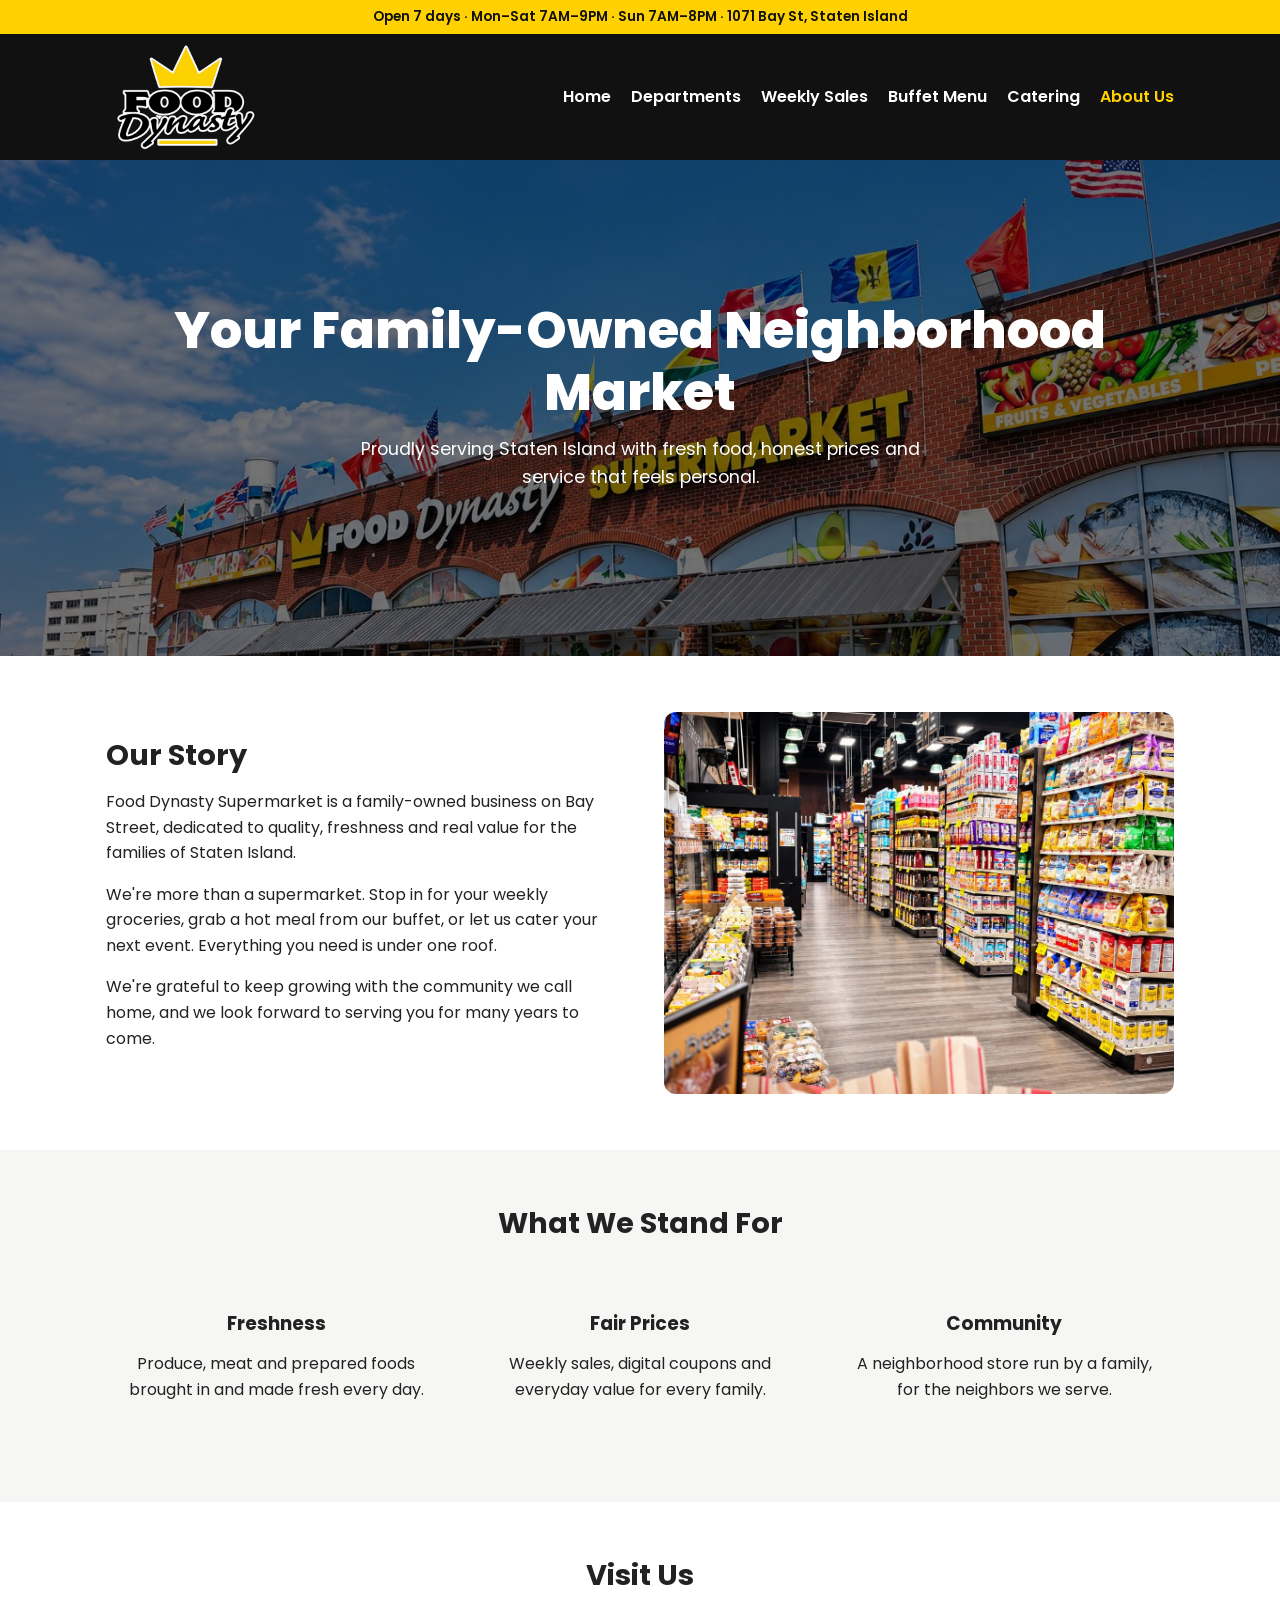
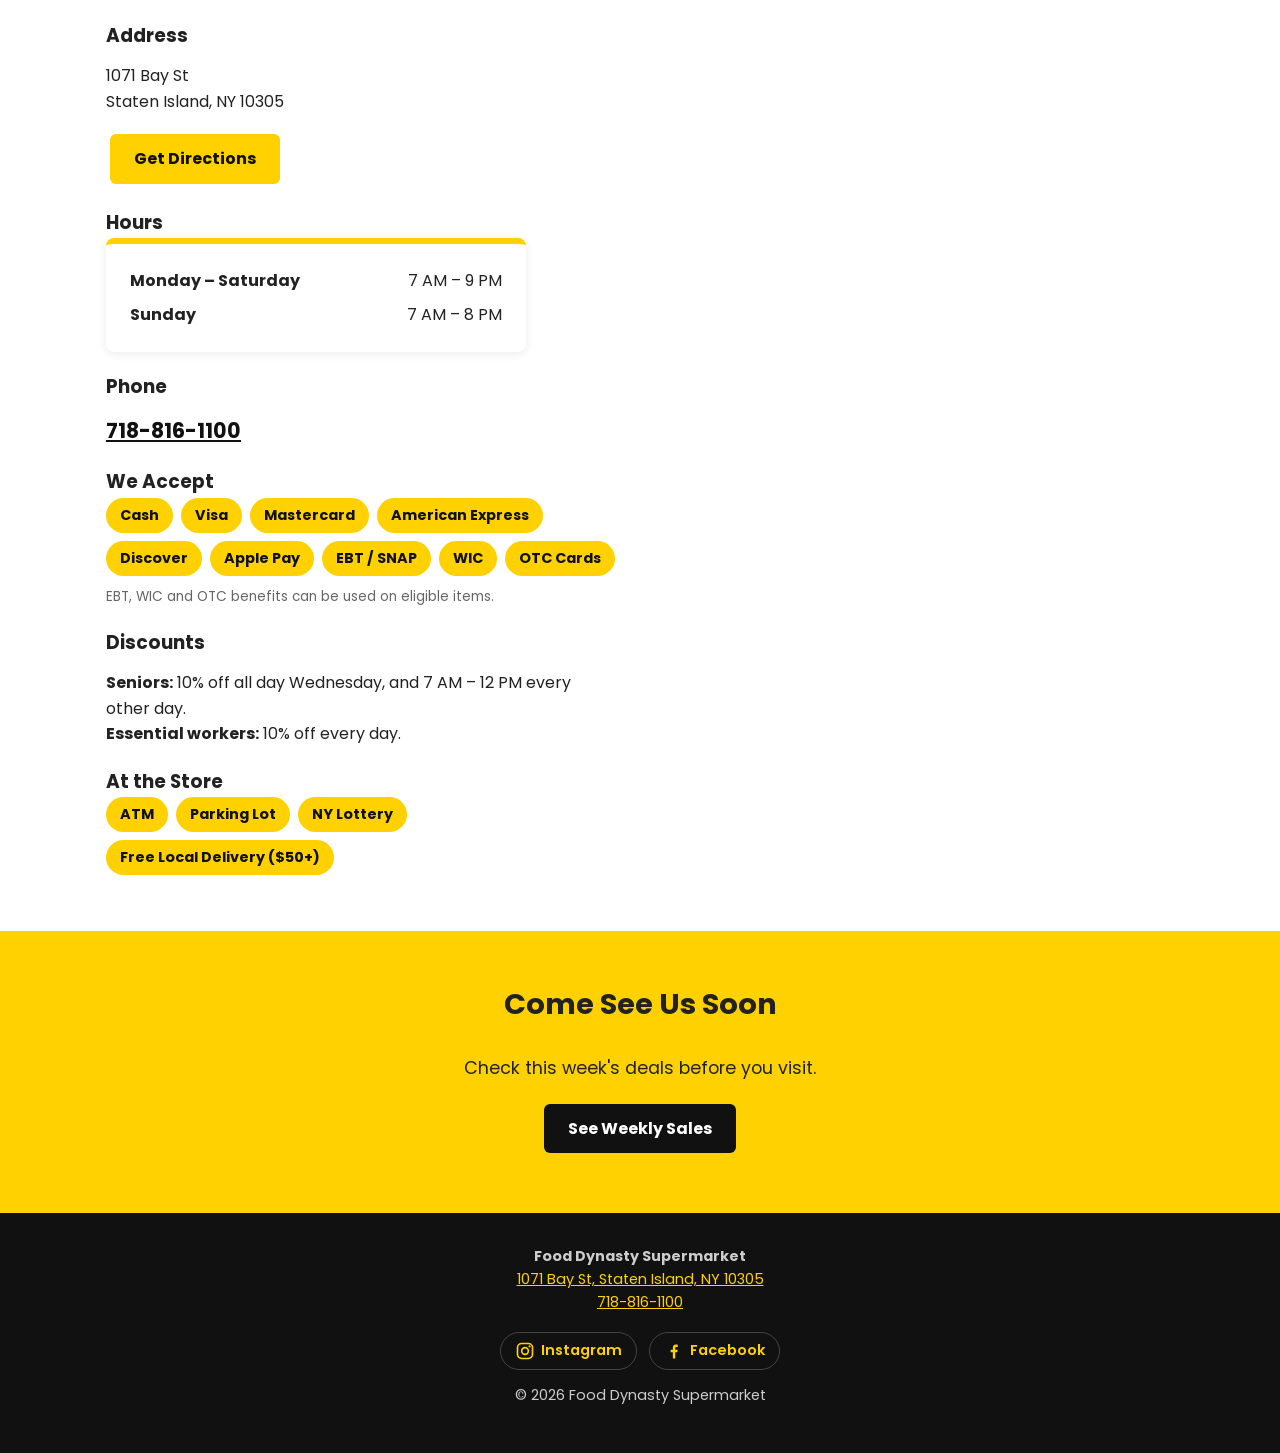
<file: about.html>
<!DOCTYPE html>
<!-- TODO: add store history details (year opened, family story) -->
<html lang="en">

<head>
  <meta charset="UTF-8">
  <meta name="viewport" content="width=device-width, initial-scale=1.0">
  <title>About Us | Food Dynasty Supermarket, Staten Island</title>
  <meta name="description" content="Food Dynasty is a family-owned supermarket on Bay Street in Staten Island, offering fresh groceries, a daily hot buffet and catering. Find our hours, address and phone number.">
  <link rel="icon" type="image/png" sizes="32x32" href="images/favicon-32.png">
  <link rel="icon" type="image/png" sizes="192x192" href="images/favicon-192.png">
  <link rel="apple-touch-icon" href="images/apple-touch-icon.png">
  <!-- Link previews when the page is shared (texts, Facebook, WhatsApp...) -->
  <meta property="og:type" content="website">
  <meta property="og:site_name" content="Food Dynasty Supermarket">
  <meta property="og:title" content="About Us | Food Dynasty Supermarket, Staten Island">
  <meta property="og:description" content="Food Dynasty is a family-owned supermarket on Bay Street in Staten Island, offering fresh groceries, a daily hot buffet and catering. Find our hours, address and phone number.">
  <meta property="og:url" content="https://fooddynastymarket.com/about">
  <meta property="og:image" content="https://fooddynastymarket.com/images/share-preview.jpg">
  <meta property="og:image:width" content="1200">
  <meta property="og:image:height" content="630">
  <meta property="og:image:alt" content="Food Dynasty Supermarket logo">
  <meta name="twitter:card" content="summary_large_image">
  <link rel="preconnect" href="https://fonts.googleapis.com">
  <link rel="preconnect" href="https://fonts.gstatic.com" crossorigin>
  <link rel="stylesheet" href="https://fonts.googleapis.com/css2?family=Poppins:wght@400;600;700;800&display=swap">
  <link rel="stylesheet" href="css/styles.css?v=20261116j">
  <script src="js/animate.js?v=20261116j" defer></script>
  <script src="js/flyers.js?v=20261116j" defer></script>
</head>

<body>

  <div class="top-bar">
    Open 7 days · Mon–Sat 7AM–9PM · Sun 7AM–8PM · 1071 Bay St, Staten Island
  </div>

  <header class="site-header">
    <div class="container">
      <a href="index.html">
        <img class="logo" src="images/logo.png" alt="Food Dynasty home">
      </a>
      <nav class="main-nav" aria-label="Main menu">
        <ul>
          <li><a href="index.html">Home</a></li>
          <li><a href="departments.html">Departments</a></li>
          <li><a href="sales.html">Weekly Sales</a></li>
          <li><a href="buffet.html">Buffet Menu</a></li>
          <li><a href="catering.html">Catering</a></li>
          <li><a href="about.html" aria-current="page">About Us</a></li>
        </ul>
      </nav>
    </div>
  </header>

  <main>

    <section class="hero">
      <div class="container">
        <h1>Your Family-Owned Neighborhood Market</h1>
        <p>Proudly serving Staten Island with fresh food, honest prices and service that feels personal.</p>
      </div>
    </section>

    <!-- Our story -->
    <section class="section">
      <div class="container">
        <div class="split">
          <div class="split-text">
            <h2>Our Story</h2>
            <p>Food Dynasty Supermarket is a family-owned business on Bay Street, dedicated to quality, freshness and real value for the families of Staten Island.</p>
            <p>We're more than a supermarket. Stop in for your weekly groceries, grab a hot meal from our buffet, or let us cater your next event. Everything you need is under one roof.</p>
            <p>We're grateful to keep growing with the community we call home, and we look forward to serving you for many years to come.</p>
          </div>
          <img class="split-img" src="images/store-aisles.jpg" alt="Bright, well-stocked aisles inside Food Dynasty">
        </div>
      </div>
    </section>

    <!-- What we stand for -->
    <section class="section section-alt">
      <div class="container">
        <h2>What We Stand For</h2>
        <div class="grid-3">
          <article class="save-card">
            <h3>Freshness</h3>
            <p>Produce, meat and prepared foods brought in and made fresh every day.</p>
          </article>
          <article class="save-card">
            <h3>Fair Prices</h3>
            <p>Weekly sales, digital coupons and everyday value for every family.</p>
          </article>
          <article class="save-card">
            <h3>Community</h3>
            <p>A neighborhood store run by a family, for the neighbors we serve.</p>
          </article>
        </div>
      </div>
    </section>

    <!-- Visit us -->
    <section class="section" id="visit">
      <div class="container">
        <h2>Visit Us</h2>
        <div class="split">
          <div class="split-text">
            <h3>Address</h3>
            <p>1071 Bay St<br>Staten Island, NY 10305</p>
            <p><a class="button" href="https://maps.app.goo.gl/Aq28j9NJWY8t7ovy7">Get Directions</a></p>

            <h3>Hours</h3>
            <div class="hours hours-left">
              <p><strong>Monday – Saturday</strong> <span>7 AM – 9 PM</span></p>
              <p><strong>Sunday</strong> <span>7 AM – 8 PM</span></p>
            </div>

            <h3>Phone</h3>
            <p><a class="phone-link" href="tel:+17188161100">718-816-1100</a></p>

            <h3>We Accept</h3>
            <ul class="pay-list pay-list-left">
              <li>Cash</li>
              <li>Visa</li>
              <li>Mastercard</li>
              <li>American Express</li>
              <li>Discover</li>
              <li>Apple Pay</li>
              <li>EBT / SNAP</li>
              <li>WIC</li>
              <li>OTC Cards</li>
            </ul>
            <p class="pay-note pay-note-left">EBT, WIC and OTC benefits can be used on eligible items.</p>

            <h3>Discounts</h3>
            <p><strong>Seniors:</strong> 10% off all day Wednesday, and 7 AM – 12 PM every other day.<br>
               <strong>Essential workers:</strong> 10% off every day.</p>

            <h3>At the Store</h3>
            <ul class="pay-list pay-list-left">
              <li>ATM</li>
              <li>Parking Lot</li>
              <li>NY Lottery</li>
              <li>Free Local Delivery ($50+)</li>
            </ul>
          </div>

          <iframe class="map"
            src="https://www.google.com/maps/embed?pb=!1m18!1m12!1m3!1d3028.5631972431424!2d-74.07260380321041!3d40.61746!2m3!1f0!2f0!3f0!3m2!1i1024!2i768!4f13.1!3m3!1m2!1s0x89c24f002907fb95%3A0xbe48daacf2063f29!2sFood%20Dynasty%20Supermarkets!5e0!3m2!1sen!2sus!4v1794886177864!5m2!1sen!2sus"
            title="Map showing Food Dynasty Supermarket at 1071 Bay St, Staten Island"
            allowfullscreen
            loading="lazy"
            referrerpolicy="strict-origin-when-cross-origin"></iframe>
        </div>
      </div>
    </section>

    <section class="section catering">
      <div class="container">
        <h2>Come See Us Soon</h2>
        <p>Check this week's deals before you visit.</p>
        <a class="button" href="sales.html">See Weekly Sales</a>
      </div>
    </section>

  </main>

  <footer class="site-footer">
    <div class="container">
      <address>
        <strong>Food Dynasty Supermarket</strong><br>
        <a href="https://maps.app.goo.gl/Aq28j9NJWY8t7ovy7">1071 Bay St, Staten Island, NY 10305</a><br>
        <a href="tel:+17188161100">718-816-1100</a>
      </address>
      <p class="social">
        <a href="https://www.instagram.com/fooddynasty_statenisland/" target="_blank" rel="noopener">
          <svg viewBox="0 0 24 24" width="20" height="20" aria-hidden="true"><rect x="3" y="3" width="18" height="18" rx="5" fill="none" stroke="currentColor" stroke-width="2"/><circle cx="12" cy="12" r="4" fill="none" stroke="currentColor" stroke-width="2"/><circle cx="17.5" cy="6.5" r="1.3" fill="currentColor"/></svg>
          Instagram
        </a>
        <a href="https://www.facebook.com/profile.php?id=61573029486640" target="_blank" rel="noopener">
          <svg viewBox="0 0 24 24" width="20" height="20" aria-hidden="true"><path fill="currentColor" d="M13.5 21v-7.5h2.5l.4-3h-2.9V8.6c0-.9.3-1.5 1.5-1.5h1.5V4.4c-.3 0-1.2-.1-2.2-.1-2.2 0-3.7 1.3-3.7 3.8v2.4H8v3h2.6V21h2.9z"/></svg>
          Facebook
        </a>
      </p>
      <p>&copy; 2026 Food Dynasty Supermarket</p>
    </div>
  </footer>

</body>
</html>
</file>
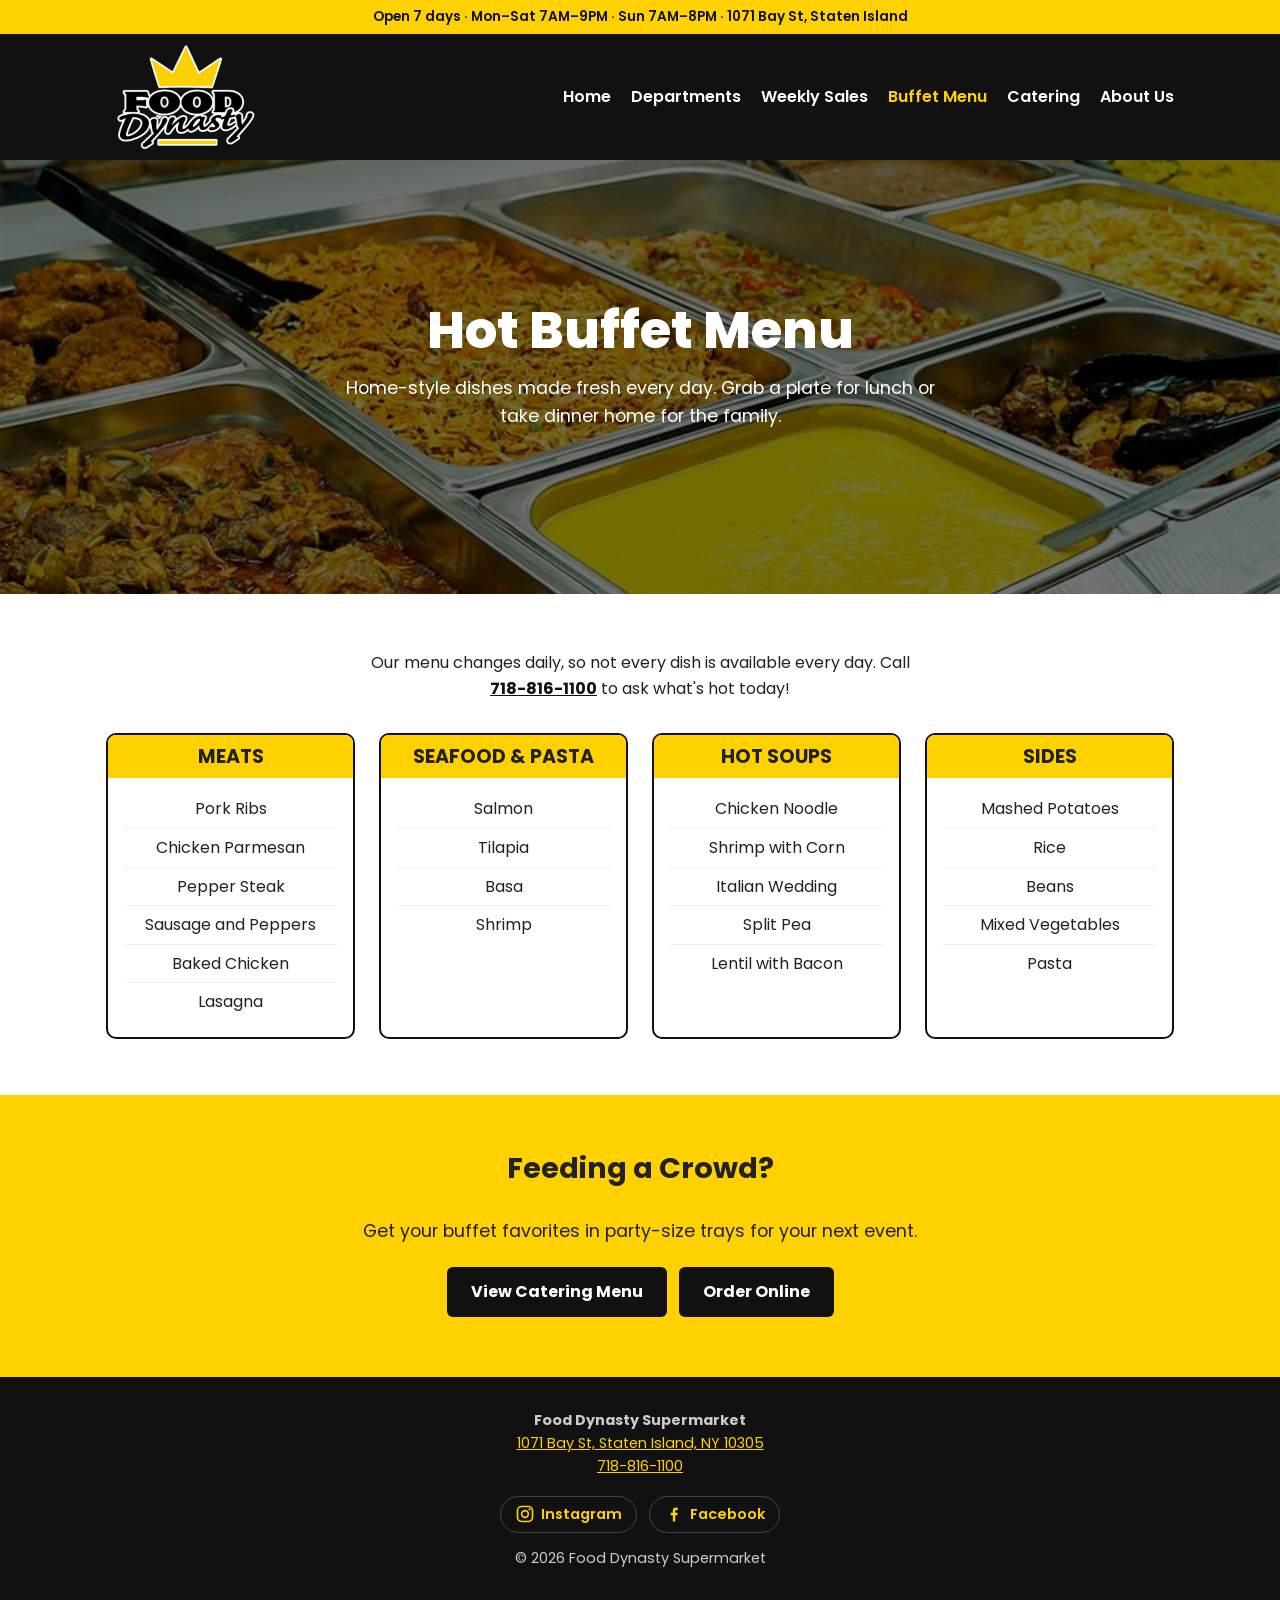
<file: buffet.html>
<!DOCTYPE html>
<html lang="en">

<head>
  <meta charset="UTF-8">
  <meta name="viewport" content="width=device-width, initial-scale=1.0">
  <title>Hot Buffet Menu | Food Dynasty Supermarket, Staten Island</title>
  <meta name="description" content="Hot buffet made fresh daily at Food Dynasty Supermarket on Bay St, Staten Island: ribs, chicken parm, salmon, homemade soups, sides and more.">
  <link rel="icon" type="image/png" sizes="32x32" href="images/favicon-32.png">
  <link rel="icon" type="image/png" sizes="192x192" href="images/favicon-192.png">
  <link rel="apple-touch-icon" href="images/apple-touch-icon.png">
  <!-- Link previews when the page is shared (texts, Facebook, WhatsApp...) -->
  <meta property="og:type" content="website">
  <meta property="og:site_name" content="Food Dynasty Supermarket">
  <meta property="og:title" content="Hot Buffet Menu | Food Dynasty Supermarket, Staten Island">
  <meta property="og:description" content="Hot buffet made fresh daily at Food Dynasty Supermarket on Bay St, Staten Island: ribs, chicken parm, salmon, homemade soups, sides and more.">
  <meta property="og:url" content="https://fooddynastymarket.com/buffet">
  <meta property="og:image" content="https://fooddynastymarket.com/images/share-preview.jpg">
  <meta property="og:image:width" content="1200">
  <meta property="og:image:height" content="630">
  <meta property="og:image:alt" content="Food Dynasty Supermarket logo">
  <meta name="twitter:card" content="summary_large_image">
  <link rel="preconnect" href="https://fonts.googleapis.com">
  <link rel="preconnect" href="https://fonts.gstatic.com" crossorigin>
  <link rel="stylesheet" href="https://fonts.googleapis.com/css2?family=Poppins:wght@400;600;700;800&display=swap">
  <link rel="stylesheet" href="css/styles.css?v=20261116j">
  <script src="js/animate.js?v=20261116j" defer></script>
  <script src="js/flyers.js?v=20261116j" defer></script>
</head>

<body>

  <div class="top-bar">
    Open 7 days · Mon–Sat 7AM–9PM · Sun 7AM–8PM · 1071 Bay St, Staten Island
  </div>

  <header class="site-header">
    <div class="container">
      <a href="index.html">
        <img class="logo" src="images/logo.png" alt="Food Dynasty home">
      </a>

      <nav class="main-nav" aria-label="Main menu">
        <ul>
          <li><a href="index.html">Home</a></li>
          <li><a href="departments.html">Departments</a></li>
          <li><a href="sales.html">Weekly Sales</a></li>
          <li><a href="buffet.html" aria-current="page">Buffet Menu</a></li>
          <li><a href="catering.html">Catering</a></li>
          <li><a href="about.html">About Us</a></li>
        </ul>
      </nav>
    </div>
  </header>

  <main>

    <!-- Hero -->
    <section class="hero hero-buffet">
      <div class="container">
        <h1>Hot Buffet Menu</h1>
        <p>Home-style dishes made fresh every day. Grab a plate for lunch or take dinner home for the family.</p>
      </div>
    </section>

    <section class="section">
      <div class="container">

        <p class="menu-note">Our menu changes daily, so not every dish is available every day. Call <a href="tel:+17188161100">718-816-1100</a> to ask what's hot today!</p>

        <div class="card-grid">

          <article class="menu-card">
            <h2>Meats</h2>
            <ul>
              <li>Pork Ribs</li>
              <li>Chicken Parmesan</li>
              <li>Pepper Steak</li>
              <li>Sausage and Peppers</li>
              <li>Baked Chicken</li>
              <li>Lasagna</li>
            </ul>
          </article>

          <article class="menu-card">
            <h2>Seafood &amp; Pasta</h2>
            <ul>
              <li>Salmon</li>
              <li>Tilapia</li>
              <li>Basa</li>
              <li>Shrimp</li>
            </ul>
          </article>

          <article class="menu-card">
            <h2>Hot Soups</h2>
            <ul>
              <li>Chicken Noodle</li>
              <li>Shrimp with Corn</li>
              <li>Italian Wedding</li>
              <li>Split Pea</li>
              <li>Lentil with Bacon</li>
            </ul>
          </article>

          <article class="menu-card">
            <h2>Sides</h2>
            <ul>
              <li>Mashed Potatoes</li>
              <li>Rice</li>
              <li>Beans</li>
              <li>Mixed Vegetables</li>
              <li>Pasta</li>
            </ul>
          </article>

        </div>
      </div>
    </section>

    <section class="section catering">
      <div class="container">
        <h2>Feeding a Crowd?</h2>
        <p>Get your buffet favorites in party-size trays for your next event.</p>
        <a class="button" href="catering.html">View Catering Menu</a>
        <a class="button" href="order.html">Order Online</a>
      </div>
    </section>

  </main>

  <footer class="site-footer">
    <div class="container">
      <address>
        <strong>Food Dynasty Supermarket</strong><br>
        <a href="https://maps.app.goo.gl/Aq28j9NJWY8t7ovy7">1071 Bay St, Staten Island, NY 10305</a><br>
        <a href="tel:+17188161100">718-816-1100</a>
      </address>
      <p class="social">
        <a href="https://www.instagram.com/fooddynasty_statenisland/" target="_blank" rel="noopener">
          <svg viewBox="0 0 24 24" width="20" height="20" aria-hidden="true"><rect x="3" y="3" width="18" height="18" rx="5" fill="none" stroke="currentColor" stroke-width="2"/><circle cx="12" cy="12" r="4" fill="none" stroke="currentColor" stroke-width="2"/><circle cx="17.5" cy="6.5" r="1.3" fill="currentColor"/></svg>
          Instagram
        </a>
        <a href="https://www.facebook.com/profile.php?id=61573029486640" target="_blank" rel="noopener">
          <svg viewBox="0 0 24 24" width="20" height="20" aria-hidden="true"><path fill="currentColor" d="M13.5 21v-7.5h2.5l.4-3h-2.9V8.6c0-.9.3-1.5 1.5-1.5h1.5V4.4c-.3 0-1.2-.1-2.2-.1-2.2 0-3.7 1.3-3.7 3.8v2.4H8v3h2.6V21h2.9z"/></svg>
          Facebook
        </a>
      </p>
      <p>&copy; 2026 Food Dynasty Supermarket</p>
    </div>
  </footer>

</body>
</html>
</file>
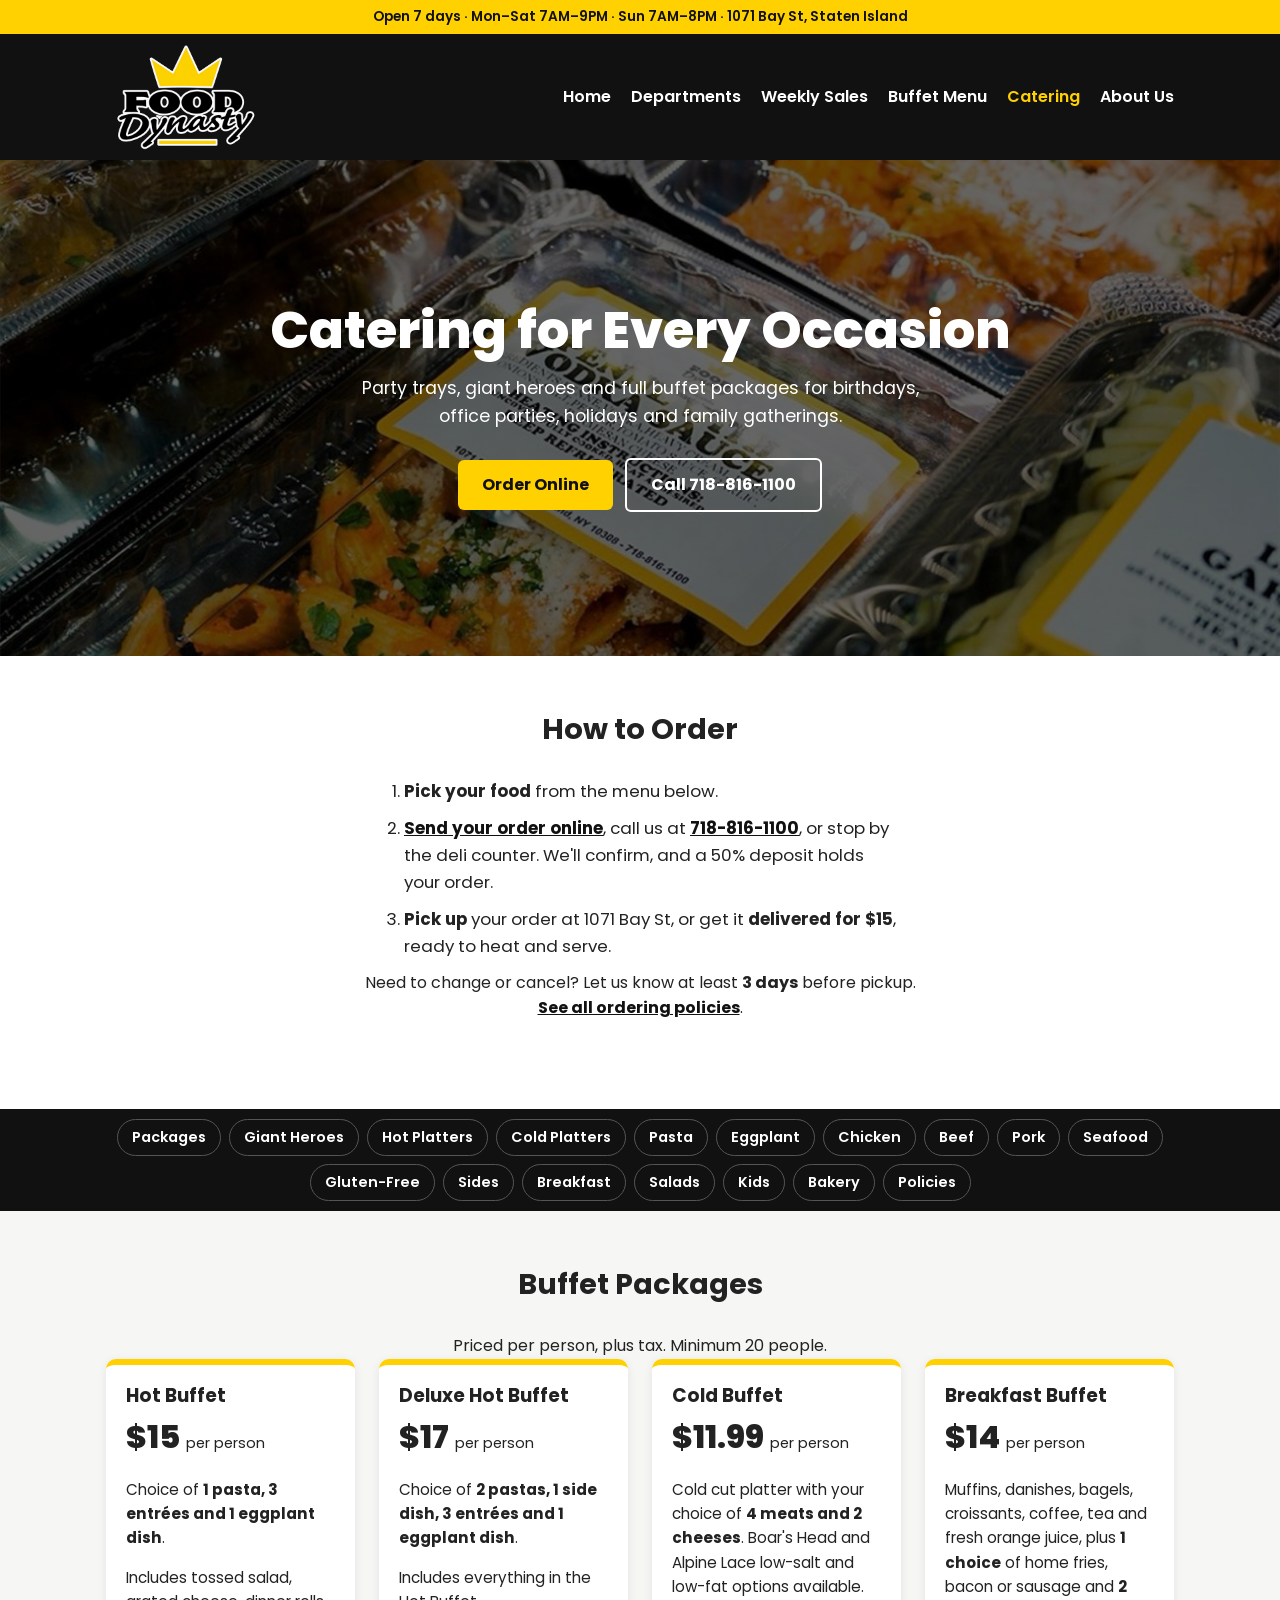
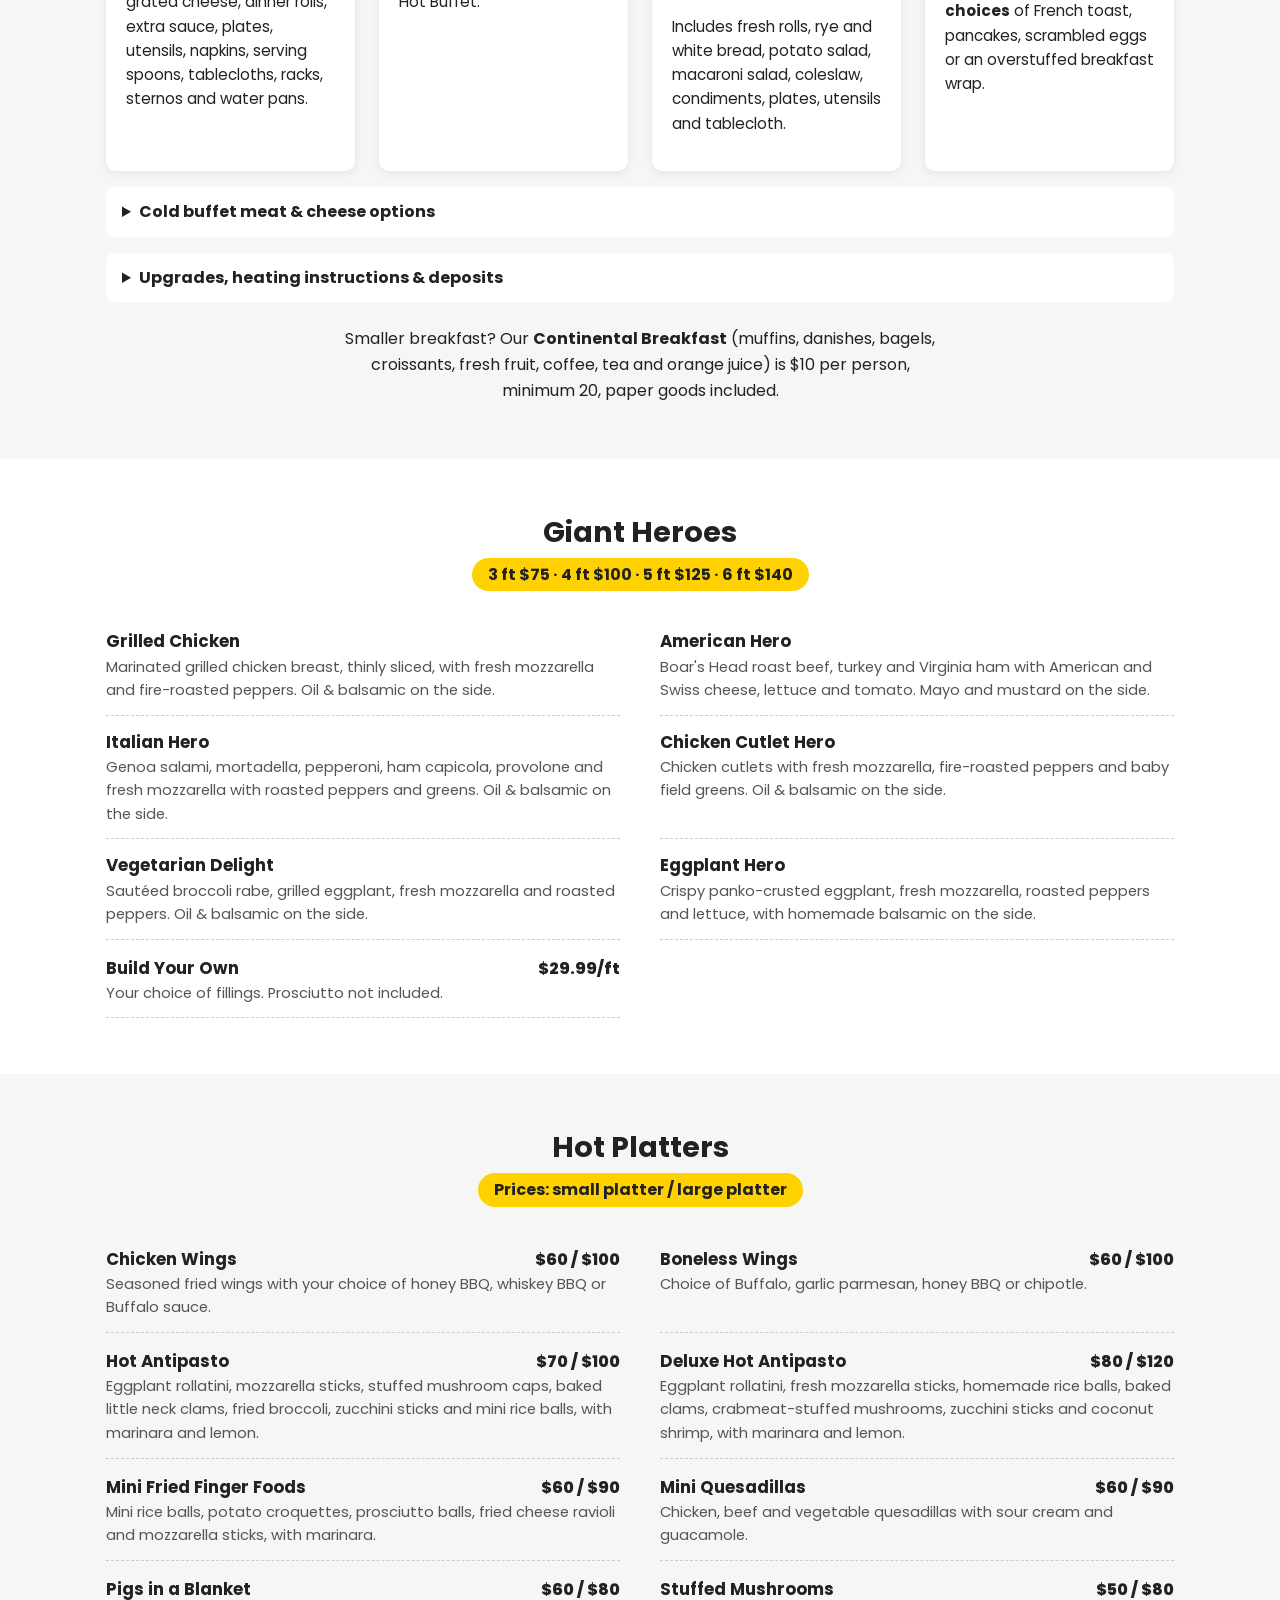
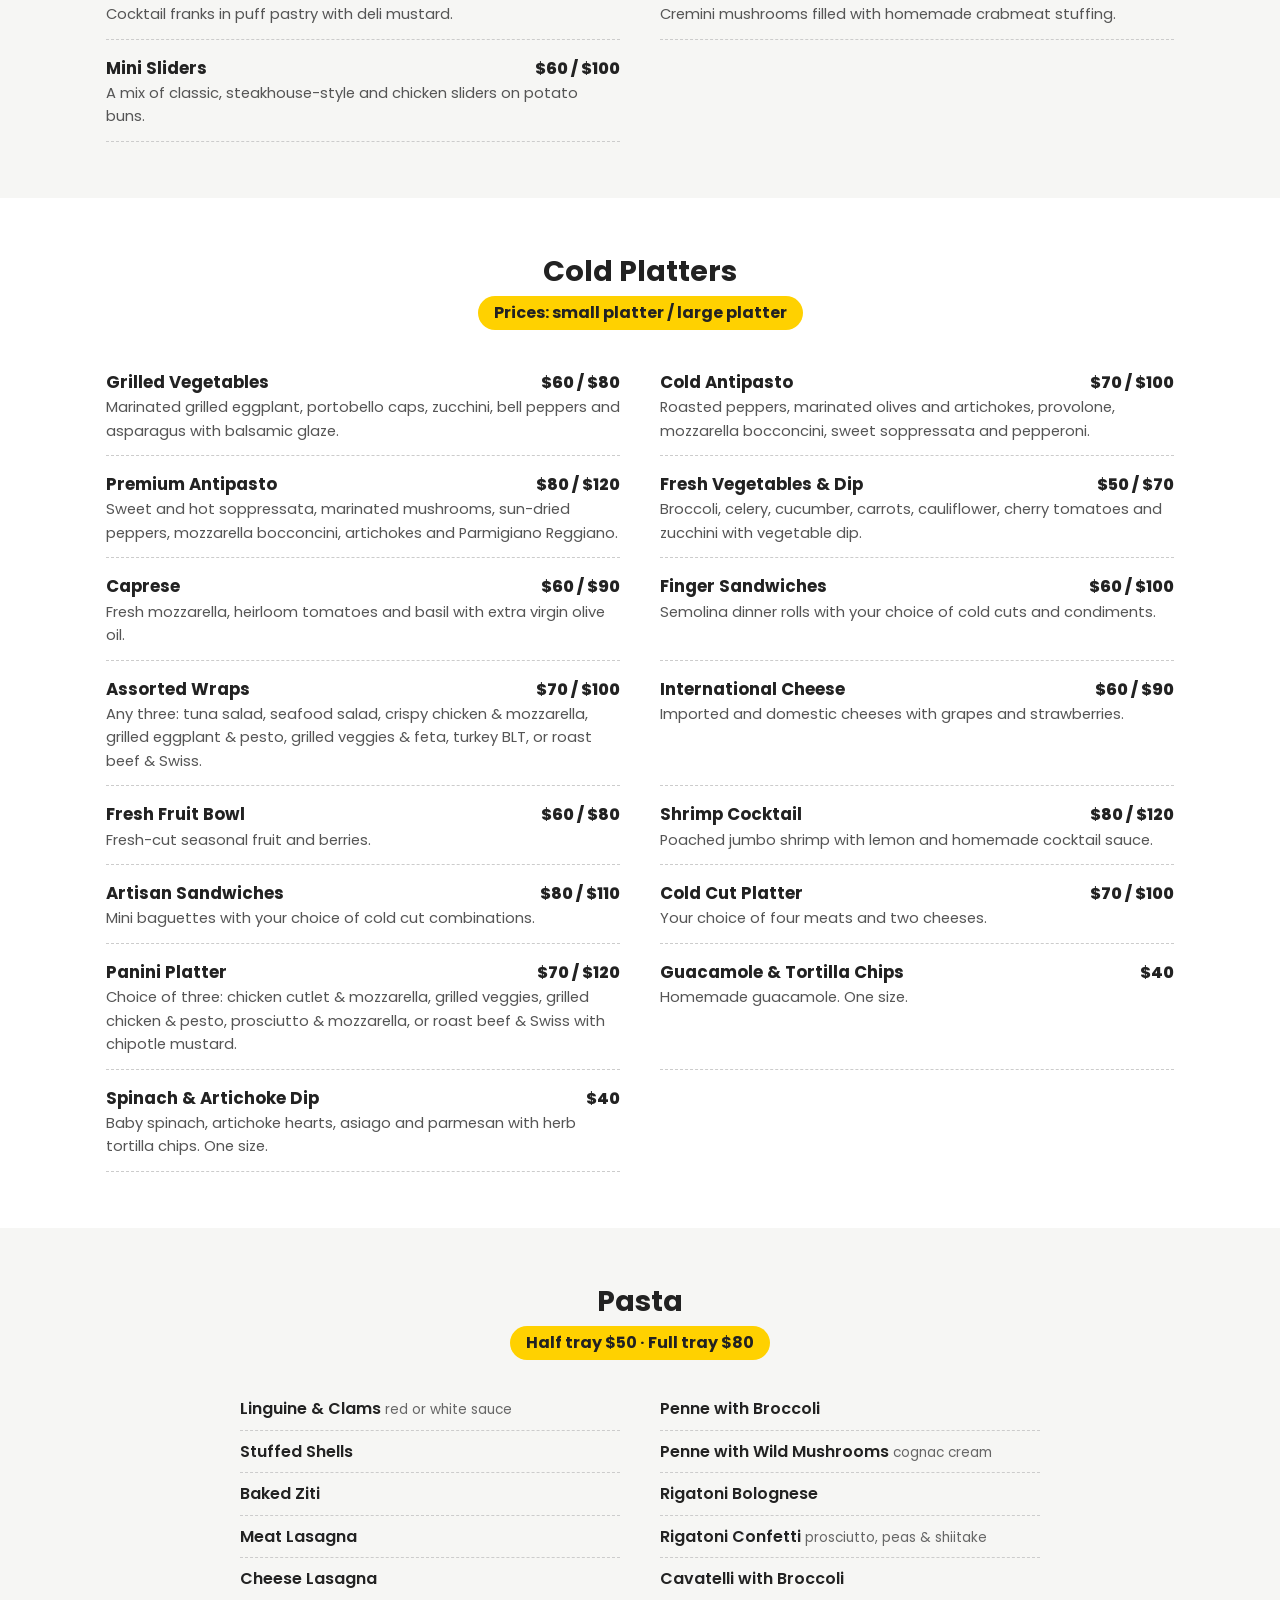
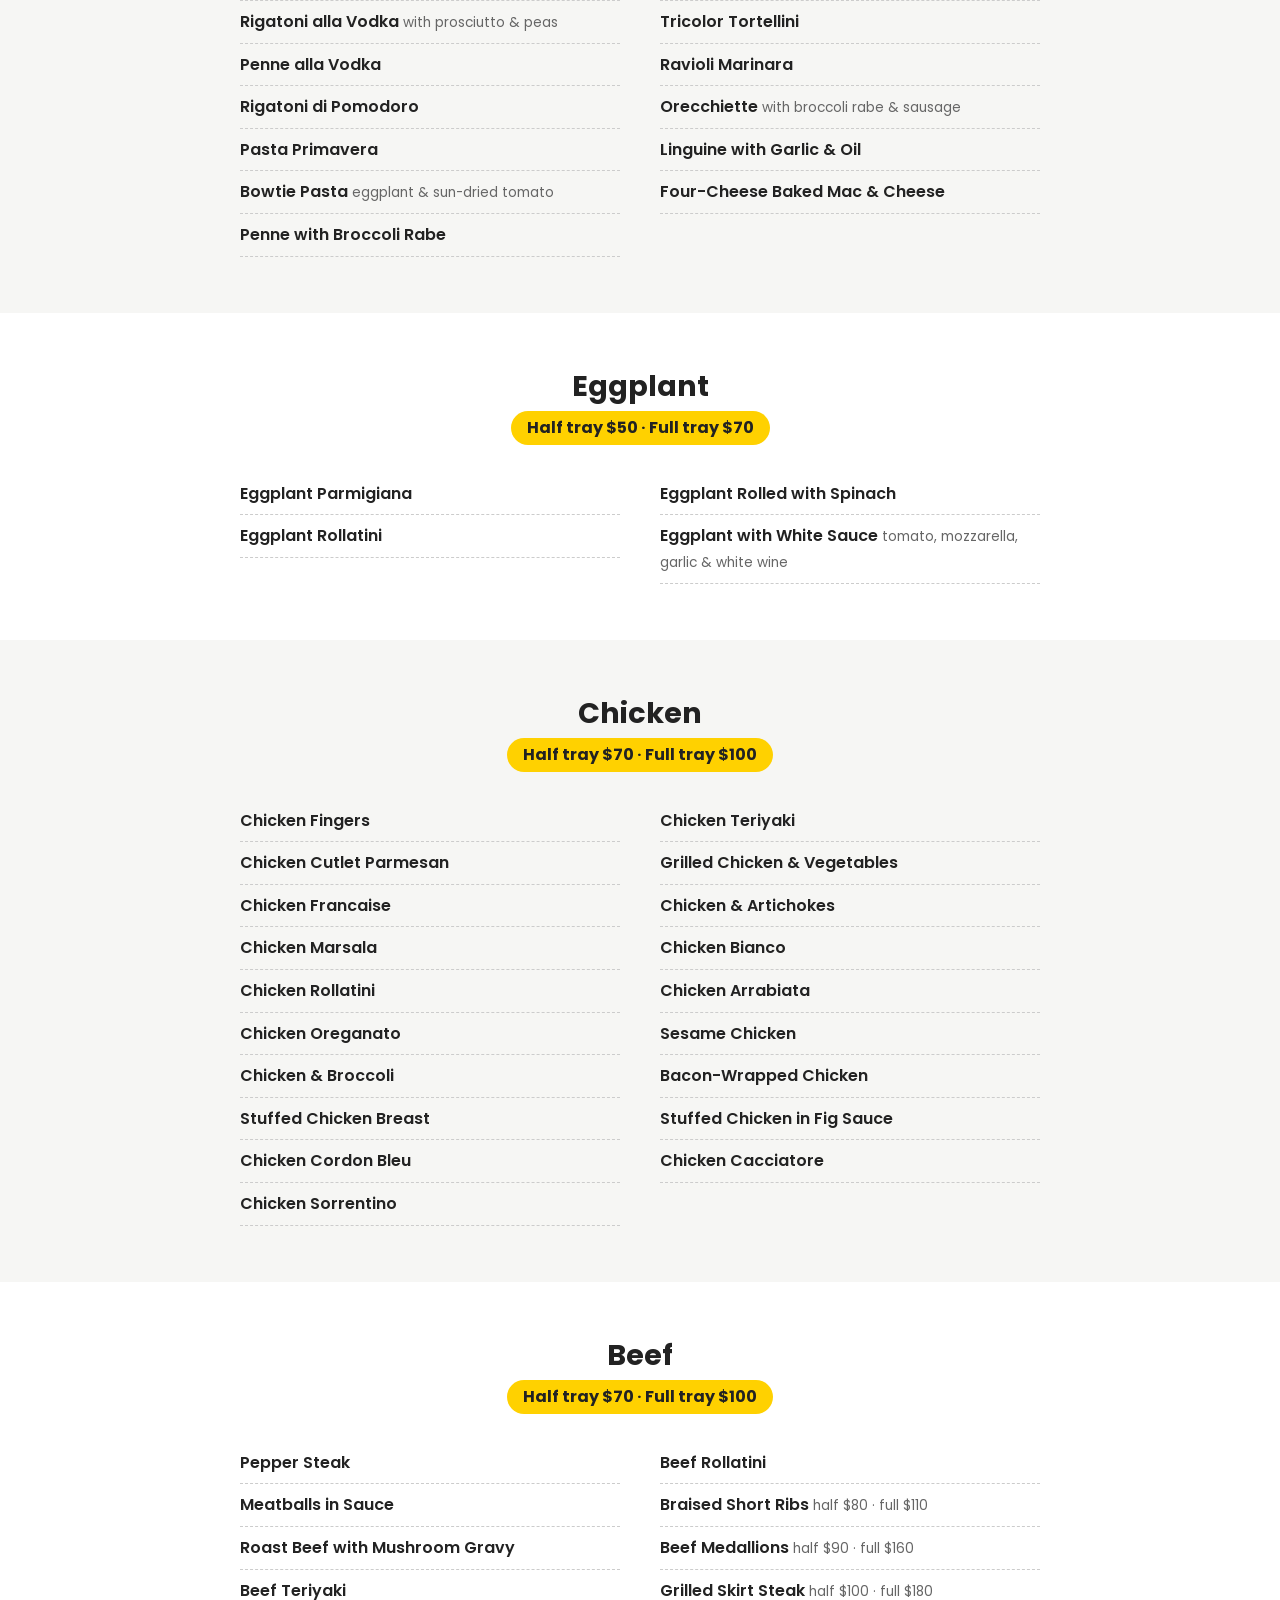
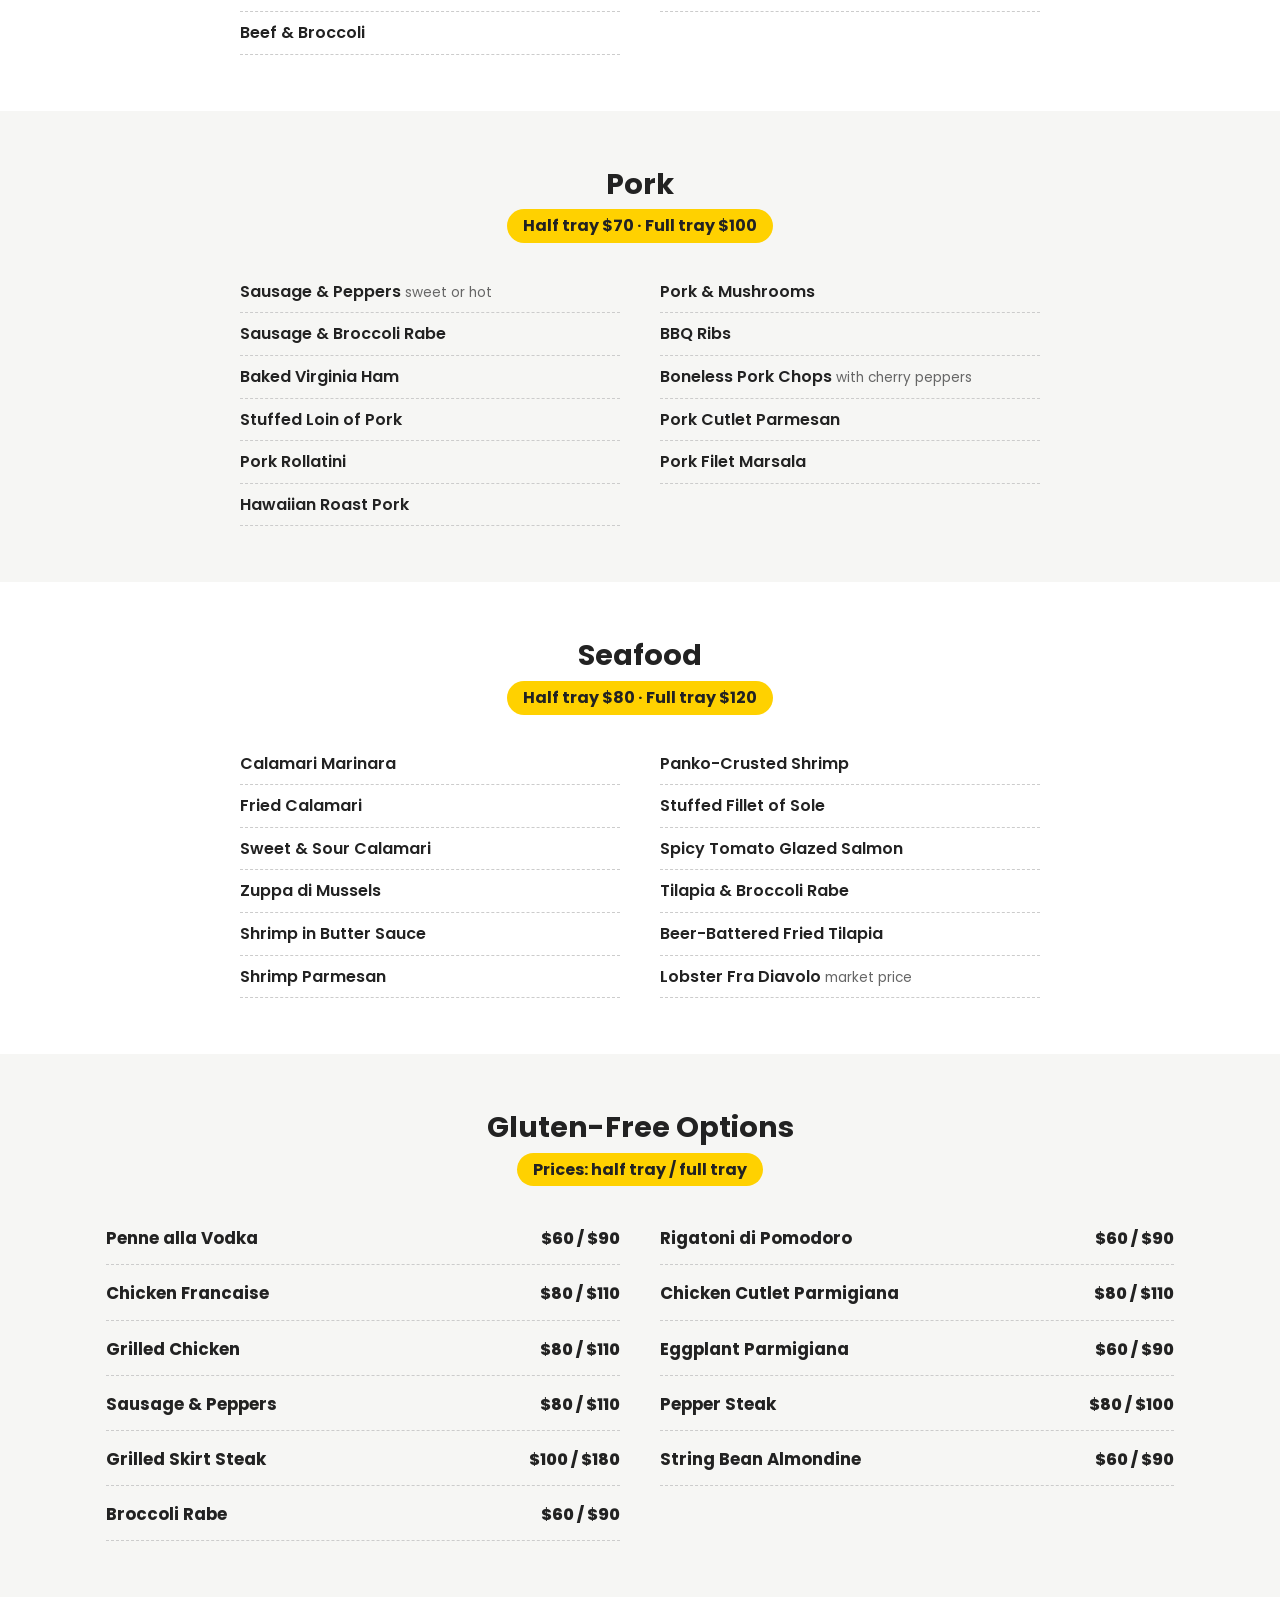
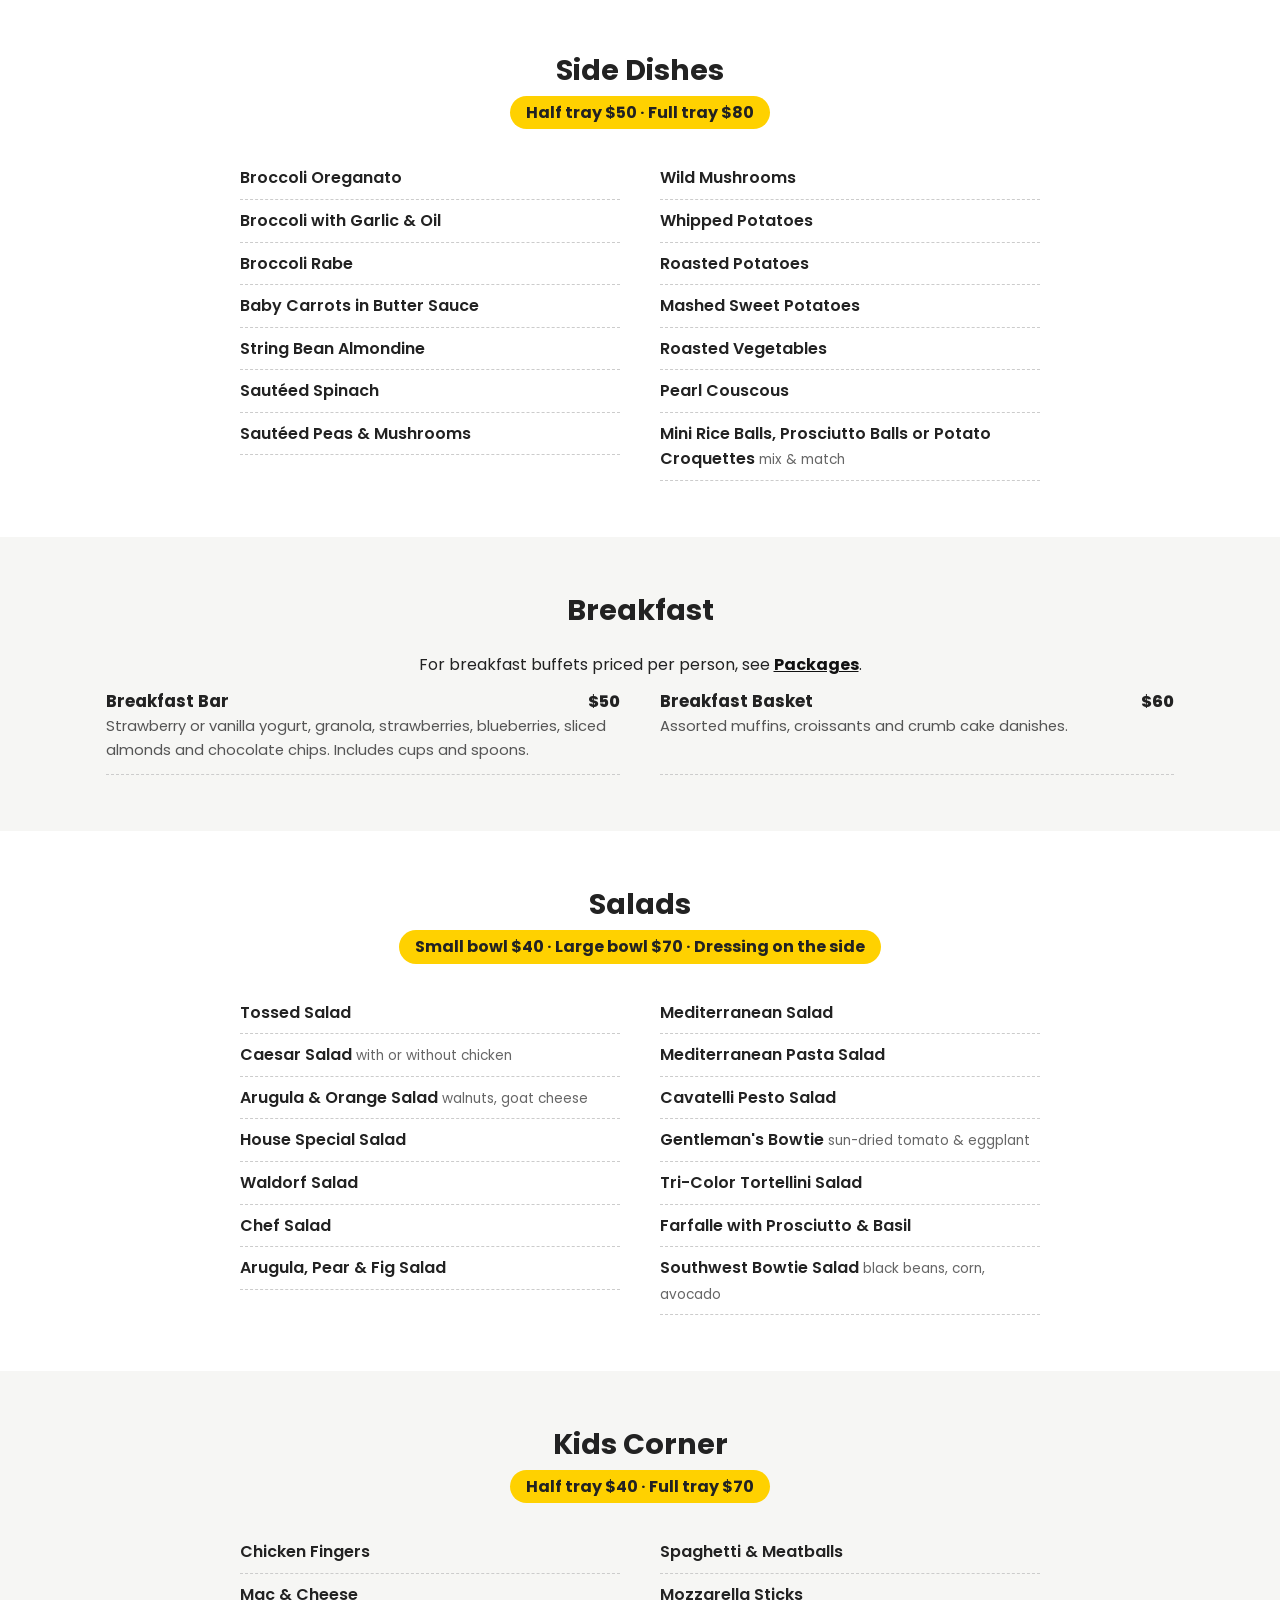
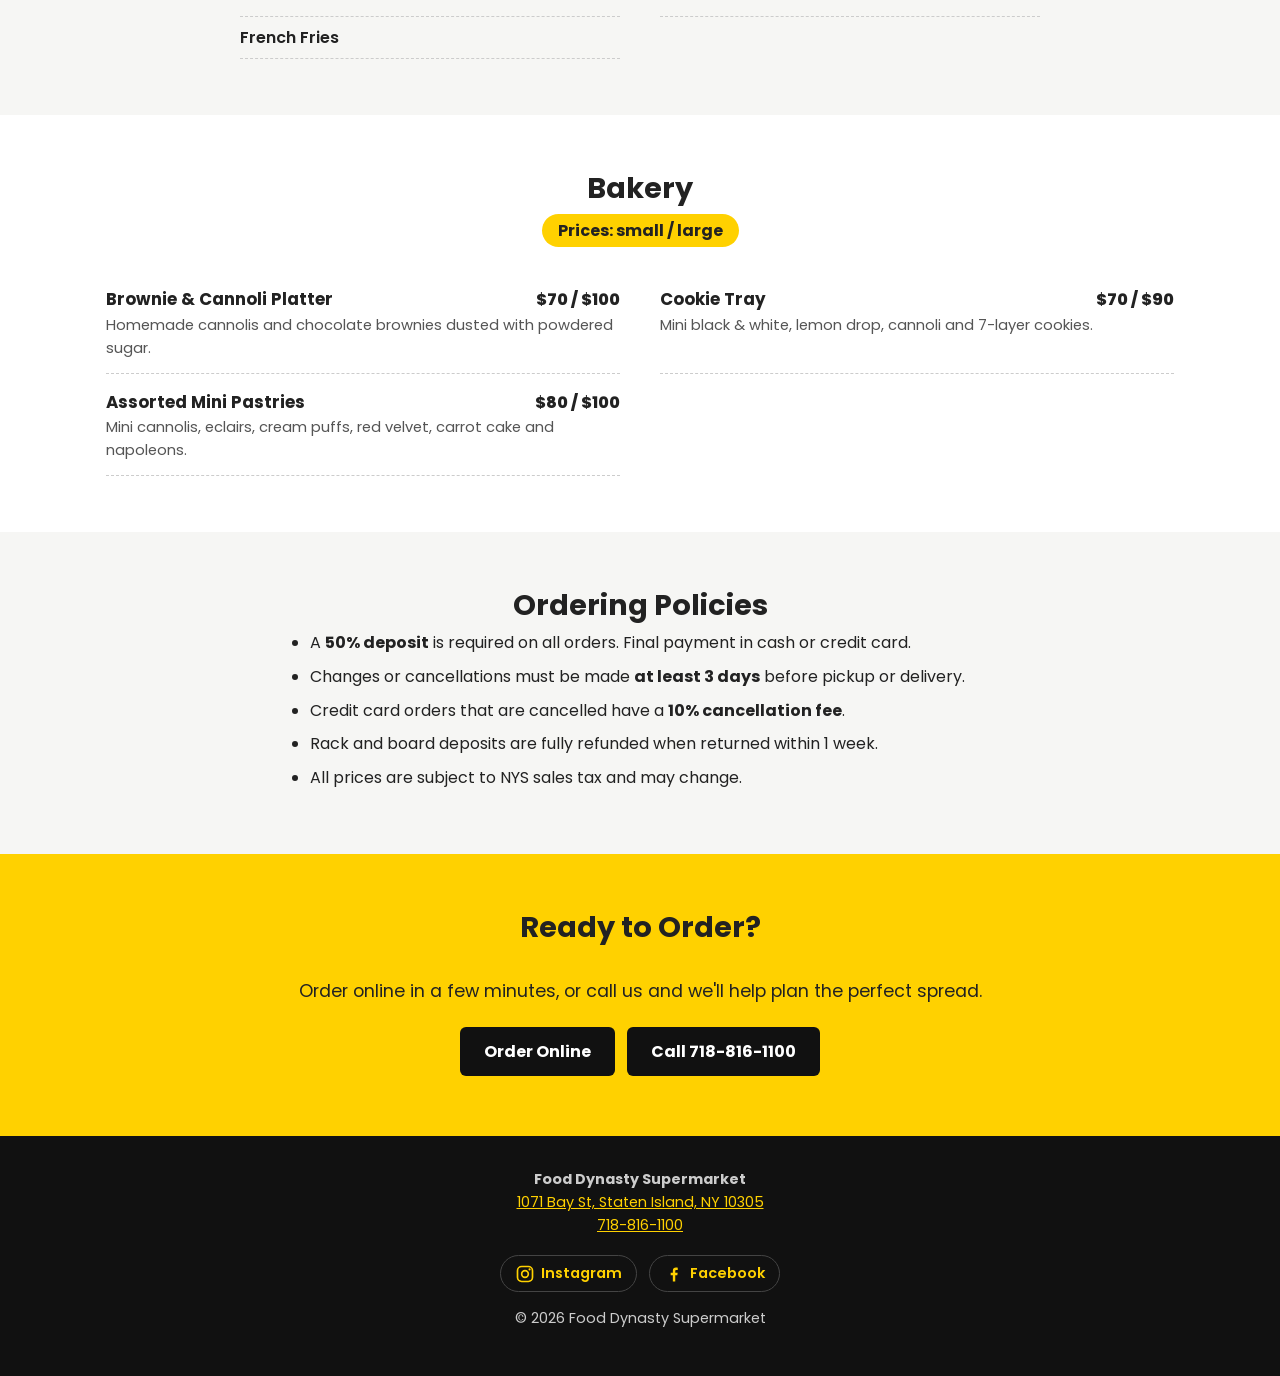
<file: catering.html>
<!DOCTYPE html>
<html lang="en">

<head>
  <meta charset="UTF-8">
  <meta name="viewport" content="width=device-width, initial-scale=1.0">
  <title>Catering Menu | Food Dynasty Supermarket, Staten Island</title>
  <meta name="description" content="Catering from Food Dynasty Supermarket in Staten Island: giant heroes, hot and cold buffet packages, party trays of pasta, chicken, seafood, gluten-free options and more. Call 718-816-1100 to order.">
  <link rel="icon" type="image/png" sizes="32x32" href="images/favicon-32.png">
  <link rel="icon" type="image/png" sizes="192x192" href="images/favicon-192.png">
  <link rel="apple-touch-icon" href="images/apple-touch-icon.png">
  <!-- Link previews when the page is shared (texts, Facebook, WhatsApp...) -->
  <meta property="og:type" content="website">
  <meta property="og:site_name" content="Food Dynasty Supermarket">
  <meta property="og:title" content="Catering Menu | Food Dynasty Supermarket, Staten Island">
  <meta property="og:description" content="Catering from Food Dynasty Supermarket in Staten Island: giant heroes, hot and cold buffet packages, party trays of pasta, chicken, seafood, gluten-free options and more. Call 718-816-1100 to order.">
  <meta property="og:url" content="https://fooddynastymarket.com/catering">
  <meta property="og:image" content="https://fooddynastymarket.com/images/share-preview.jpg">
  <meta property="og:image:width" content="1200">
  <meta property="og:image:height" content="630">
  <meta property="og:image:alt" content="Food Dynasty Supermarket logo">
  <meta name="twitter:card" content="summary_large_image">
  <link rel="preconnect" href="https://fonts.googleapis.com">
  <link rel="preconnect" href="https://fonts.gstatic.com" crossorigin>
  <link rel="stylesheet" href="https://fonts.googleapis.com/css2?family=Poppins:wght@400;600;700;800&display=swap">
  <link rel="stylesheet" href="css/styles.css?v=20261116j">
  <script src="js/animate.js?v=20261116j" defer></script>
  <script src="js/flyers.js?v=20261116j" defer></script>
</head>

<body>

  <div class="top-bar">
    Open 7 days · Mon–Sat 7AM–9PM · Sun 7AM–8PM · 1071 Bay St, Staten Island
  </div>

  <header class="site-header">
    <div class="container">
      <a href="index.html">
        <img class="logo" src="images/logo.png" alt="Food Dynasty home">
      </a>
      <nav class="main-nav" aria-label="Main menu">
        <ul>
          <li><a href="index.html">Home</a></li>
          <li><a href="departments.html">Departments</a></li>
          <li><a href="sales.html">Weekly Sales</a></li>
          <li><a href="buffet.html">Buffet Menu</a></li>
          <li><a href="catering.html" aria-current="page">Catering</a></li>
          <li><a href="about.html">About Us</a></li>
        </ul>
      </nav>
    </div>
  </header>

  <main>

    <section class="hero hero-catering">
      <div class="container">
        <h1>Catering for Every Occasion</h1>
        <p>Party trays, giant heroes and full buffet packages for birthdays, office parties, holidays and family gatherings.</p>
        <a class="button" href="order.html">Order Online</a>
        <a class="button button-outline" href="tel:+17188161100">Call 718-816-1100</a>
      </div>
    </section>

    <!-- How to order -->
    <section class="section">
      <div class="container">
        <h2>How to Order</h2>
        <ol class="steps">
          <li><strong>Pick your food</strong> from the menu below.</li>
          <li><strong><a href="order.html">Send your order online</a></strong>, call us at <a href="tel:+17188161100">718-816-1100</a>, or stop by the deli counter. We'll confirm, and a 50% deposit holds your order.</li>
          <li><strong>Pick up</strong> your order at 1071 Bay St, or get it <strong>delivered for $15</strong>, ready to heat and serve.</li>
        </ol>
        <p class="menu-note">Need to change or cancel? Let us know at least <strong>3 days</strong> before pickup. <a href="#policies">See all ordering policies</a>.</p>
      </div>
    </section>

    <!-- Jump links -->
    <nav class="category-nav" aria-label="Catering menu sections">
      <div class="container">
        <ul>
          <li><a href="#packages">Packages</a></li>
          <li><a href="#heroes">Giant Heroes</a></li>
          <li><a href="#hot-platters">Hot Platters</a></li>
          <li><a href="#cold-platters">Cold Platters</a></li>
          <li><a href="#pasta">Pasta</a></li>
          <li><a href="#eggplant">Eggplant</a></li>
          <li><a href="#chicken">Chicken</a></li>
          <li><a href="#beef">Beef</a></li>
          <li><a href="#pork">Pork</a></li>
          <li><a href="#seafood">Seafood</a></li>
          <li><a href="#gluten-free">Gluten-Free</a></li>
          <li><a href="#sides">Sides</a></li>
          <li><a href="#breakfast">Breakfast</a></li>
          <li><a href="#salads">Salads</a></li>
          <li><a href="#kids">Kids</a></li>
          <li><a href="#bakery">Bakery</a></li>
          <li><a href="#policies">Policies</a></li>
        </ul>
      </div>
    </nav>

    <!-- Packages -->
    <section class="section section-alt" id="packages">
      <div class="container">
        <h2>Buffet Packages</h2>
        <p class="menu-note">Priced per person, plus tax. Minimum 20 people.</p>

        <div class="card-grid">

          <article class="package-card">
            <h3>Hot Buffet</h3>
            <p class="package-price">$15 <span>per person</span></p>
            <p>Choice of <strong>1 pasta, 3 entrées and 1 eggplant dish</strong>.</p>
            <p>Includes tossed salad, grated cheese, dinner rolls, extra sauce, plates, utensils, napkins, serving spoons, tablecloths, racks, sternos and water pans.</p>
          </article>

          <article class="package-card">
            <h3>Deluxe Hot Buffet</h3>
            <p class="package-price">$17 <span>per person</span></p>
            <p>Choice of <strong>2 pastas, 1 side dish, 3 entrées and 1 eggplant dish</strong>.</p>
            <p>Includes everything in the Hot Buffet.</p>
          </article>

          <article class="package-card">
            <h3>Cold Buffet</h3>
            <p class="package-price">$11.99 <span>per person</span></p>
            <p>Cold cut platter with your choice of <strong>4 meats and 2 cheeses</strong>. Boar's Head and Alpine Lace low-salt and low-fat options available.</p>
            <p>Includes fresh rolls, rye and white bread, potato salad, macaroni salad, coleslaw, condiments, plates, utensils and tablecloth.</p>
          </article>

          <article class="package-card">
            <h3>Breakfast Buffet</h3>
            <p class="package-price">$14 <span>per person</span></p>
            <p>Muffins, danishes, bagels, croissants, coffee, tea and fresh orange juice, plus <strong>1 choice</strong> of home fries, bacon or sausage and <strong>2 choices</strong> of French toast, pancakes, scrambled eggs or an overstuffed breakfast wrap.</p>
          </article>

        </div>

        <details class="info-box">
          <summary>Cold buffet meat &amp; cheese options</summary>
          <p><strong>Meats:</strong> Roast Beef, Turkey Breast, Virginia Ham, Roast Pork, Boiled Ham, Salami, Capicola, Pepperoni, Mortadella</p>
          <p><strong>Cheeses:</strong> Swiss, American, Mozzarella, Alpine Lace Provolone, Imported Auricchio Provolone, Jarlsberg, Muenster, Pepper Jack, Alpine Lace Swiss, Alpine Lace Muenster</p>
        </details>

        <details class="info-box">
          <summary>Upgrades, heating instructions &amp; deposits</summary>
          <p><strong>Upgrades:</strong> fish $2 more per person. Filet mignon, skirt steak or short ribs $3 more per person. Ask about gluten-free options.</p>
          <p><strong>Heating:</strong> all hot trays come fully cooked. Preheat the oven to 350°F and heat for 30 minutes. If using chafing racks, heat for 2 hours.</p>
          <p><strong>Deposits:</strong> racks and water pans require a deposit, fully refunded when returned within 1 week.</p>
        </details>

        <p class="menu-note">Smaller breakfast? Our <strong>Continental Breakfast</strong> (muffins, danishes, bagels, croissants, fresh fruit, coffee, tea and orange juice) is $10 per person, minimum 20, paper goods included.</p>
      </div>
    </section>

    <!-- Giant heroes -->
    <section class="section menu-section" id="heroes">
      <div class="container">
        <h2>Giant Heroes</h2>
        <p class="price-line">3 ft $75 · 4 ft $100 · 5 ft $125 · 6 ft $140</p>

        <div class="menu-items">
          <article class="menu-item">
            <h3>Grilled Chicken</h3>
            <p>Marinated grilled chicken breast, thinly sliced, with fresh mozzarella and fire-roasted peppers. Oil &amp; balsamic on the side.</p>
          </article>
          <article class="menu-item">
            <h3>American Hero</h3>
            <p>Boar's Head roast beef, turkey and Virginia ham with American and Swiss cheese, lettuce and tomato. Mayo and mustard on the side.</p>
          </article>
          <article class="menu-item">
            <h3>Italian Hero</h3>
            <p>Genoa salami, mortadella, pepperoni, ham capicola, provolone and fresh mozzarella with roasted peppers and greens. Oil &amp; balsamic on the side.</p>
          </article>
          <article class="menu-item">
            <h3>Chicken Cutlet Hero</h3>
            <p>Chicken cutlets with fresh mozzarella, fire-roasted peppers and baby field greens. Oil &amp; balsamic on the side.</p>
          </article>
          <article class="menu-item">
            <h3>Vegetarian Delight</h3>
            <p>Sautéed broccoli rabe, grilled eggplant, fresh mozzarella and roasted peppers. Oil &amp; balsamic on the side.</p>
          </article>
          <article class="menu-item">
            <h3>Eggplant Hero</h3>
            <p>Crispy panko-crusted eggplant, fresh mozzarella, roasted peppers and lettuce, with homemade balsamic on the side.</p>
          </article>
          <article class="menu-item">
            <div class="menu-item-head">
              <h3>Build Your Own</h3>
              <span class="price">$29.99/ft</span>
            </div>
            <p>Your choice of fillings. Prosciutto not included.</p>
          </article>
        </div>
      </div>
    </section>

    <section class="section section-alt menu-section" id="hot-platters">
      <div class="container">
        <h2>Hot Platters</h2>
        <p class="price-line">Prices: small platter / large platter</p>
        <div class="menu-items">
          <article class="menu-item">
            <div class="menu-item-head"><h3>Chicken Wings</h3><span class="price">$60 / $100</span></div>
            <p>Seasoned fried wings with your choice of honey BBQ, whiskey BBQ or Buffalo sauce.</p>
          </article>
          <article class="menu-item">
            <div class="menu-item-head"><h3>Boneless Wings</h3><span class="price">$60 / $100</span></div>
            <p>Choice of Buffalo, garlic parmesan, honey BBQ or chipotle.</p>
          </article>
          <article class="menu-item">
            <div class="menu-item-head"><h3>Hot Antipasto</h3><span class="price">$70 / $100</span></div>
            <p>Eggplant rollatini, mozzarella sticks, stuffed mushroom caps, baked little neck clams, fried broccoli, zucchini sticks and mini rice balls, with marinara and lemon.</p>
          </article>
          <article class="menu-item">
            <div class="menu-item-head"><h3>Deluxe Hot Antipasto</h3><span class="price">$80 / $120</span></div>
            <p>Eggplant rollatini, fresh mozzarella sticks, homemade rice balls, baked clams, crabmeat-stuffed mushrooms, zucchini sticks and coconut shrimp, with marinara and lemon.</p>
          </article>
          <article class="menu-item">
            <div class="menu-item-head"><h3>Mini Fried Finger Foods</h3><span class="price">$60 / $90</span></div>
            <p>Mini rice balls, potato croquettes, prosciutto balls, fried cheese ravioli and mozzarella sticks, with marinara.</p>
          </article>
          <article class="menu-item">
            <div class="menu-item-head"><h3>Mini Quesadillas</h3><span class="price">$60 / $90</span></div>
            <p>Chicken, beef and vegetable quesadillas with sour cream and guacamole.</p>
          </article>
          <article class="menu-item">
            <div class="menu-item-head"><h3>Pigs in a Blanket</h3><span class="price">$60 / $80</span></div>
            <p>Cocktail franks in puff pastry with deli mustard.</p>
          </article>
          <article class="menu-item">
            <div class="menu-item-head"><h3>Stuffed Mushrooms</h3><span class="price">$50 / $80</span></div>
            <p>Cremini mushrooms filled with homemade crabmeat stuffing.</p>
          </article>
          <article class="menu-item">
            <div class="menu-item-head"><h3>Mini Sliders</h3><span class="price">$60 / $100</span></div>
            <p>A mix of classic, steakhouse-style and chicken sliders on potato buns.</p>
          </article>
        </div>
      </div>
    </section>

    <!-- Cold platters -->
    <section class="section menu-section" id="cold-platters">
      <div class="container">
        <h2>Cold Platters</h2>
        <p class="price-line">Prices: small platter / large platter</p>
        <div class="menu-items">
          <article class="menu-item">
            <div class="menu-item-head"><h3>Grilled Vegetables</h3><span class="price">$60 / $80</span></div>
            <p>Marinated grilled eggplant, portobello caps, zucchini, bell peppers and asparagus with balsamic glaze.</p>
          </article>
          <article class="menu-item">
            <div class="menu-item-head"><h3>Cold Antipasto</h3><span class="price">$70 / $100</span></div>
            <p>Roasted peppers, marinated olives and artichokes, provolone, mozzarella bocconcini, sweet soppressata and pepperoni.</p>
          </article>
          <article class="menu-item">
            <div class="menu-item-head"><h3>Premium Antipasto</h3><span class="price">$80 / $120</span></div>
            <p>Sweet and hot soppressata, marinated mushrooms, sun-dried peppers, mozzarella bocconcini, artichokes and Parmigiano Reggiano.</p>
          </article>
          <article class="menu-item">
            <div class="menu-item-head"><h3>Fresh Vegetables &amp; Dip</h3><span class="price">$50 / $70</span></div>
            <p>Broccoli, celery, cucumber, carrots, cauliflower, cherry tomatoes and zucchini with vegetable dip.</p>
          </article>
          <article class="menu-item">
            <div class="menu-item-head"><h3>Caprese</h3><span class="price">$60 / $90</span></div>
            <p>Fresh mozzarella, heirloom tomatoes and basil with extra virgin olive oil.</p>
          </article>
          <article class="menu-item">
            <div class="menu-item-head"><h3>Finger Sandwiches</h3><span class="price">$60 / $100</span></div>
            <p>Semolina dinner rolls with your choice of cold cuts and condiments.</p>
          </article>
          <article class="menu-item">
            <div class="menu-item-head"><h3>Assorted Wraps</h3><span class="price">$70 / $100</span></div>
            <p>Any three: tuna salad, seafood salad, crispy chicken &amp; mozzarella, grilled eggplant &amp; pesto, grilled veggies &amp; feta, turkey BLT, or roast beef &amp; Swiss.</p>
          </article>
          <article class="menu-item">
            <div class="menu-item-head"><h3>International Cheese</h3><span class="price">$60 / $90</span></div>
            <p>Imported and domestic cheeses with grapes and strawberries.</p>
          </article>
          <article class="menu-item">
            <div class="menu-item-head"><h3>Fresh Fruit Bowl</h3><span class="price">$60 / $80</span></div>
            <p>Fresh-cut seasonal fruit and berries.</p>
          </article>
          <article class="menu-item">
            <div class="menu-item-head"><h3>Shrimp Cocktail</h3><span class="price">$80 / $120</span></div>
            <p>Poached jumbo shrimp with lemon and homemade cocktail sauce.</p>
          </article>
          <article class="menu-item">
            <div class="menu-item-head"><h3>Artisan Sandwiches</h3><span class="price">$80 / $110</span></div>
            <p>Mini baguettes with your choice of cold cut combinations.</p>
          </article>
          <article class="menu-item">
            <div class="menu-item-head"><h3>Cold Cut Platter</h3><span class="price">$70 / $100</span></div>
            <p>Your choice of four meats and two cheeses.</p>
          </article>
          <article class="menu-item">
            <div class="menu-item-head"><h3>Panini Platter</h3><span class="price">$70 / $120</span></div>
            <p>Choice of three: chicken cutlet &amp; mozzarella, grilled veggies, grilled chicken &amp; pesto, prosciutto &amp; mozzarella, or roast beef &amp; Swiss with chipotle mustard.</p>
          </article>
          <article class="menu-item">
            <div class="menu-item-head"><h3>Guacamole &amp; Tortilla Chips</h3><span class="price">$40</span></div>
            <p>Homemade guacamole. One size.</p>
          </article>
          <article class="menu-item">
            <div class="menu-item-head"><h3>Spinach &amp; Artichoke Dip</h3><span class="price">$40</span></div>
            <p>Baby spinach, artichoke hearts, asiago and parmesan with herb tortilla chips. One size.</p>
          </article>
        </div>
      </div>
    </section>

    <section class="section section-alt menu-section" id="pasta">
      <div class="container">
        <h2>Pasta</h2>
        <p class="price-line">Half tray $50 · Full tray $80</p>
        <ul class="tray-list">
          <li>Linguine &amp; Clams <span>red or white sauce</span></li>
          <li>Stuffed Shells</li>
          <li>Baked Ziti</li>
          <li>Meat Lasagna</li>
          <li>Cheese Lasagna</li>
          <li>Rigatoni alla Vodka <span>with prosciutto &amp; peas</span></li>
          <li>Penne alla Vodka</li>
          <li>Rigatoni di Pomodoro</li>
          <li>Pasta Primavera</li>
          <li>Bowtie Pasta <span>eggplant &amp; sun-dried tomato</span></li>
          <li>Penne with Broccoli Rabe</li>
          <li>Penne with Broccoli</li>
          <li>Penne with Wild Mushrooms <span>cognac cream</span></li>
          <li>Rigatoni Bolognese</li>
          <li>Rigatoni Confetti <span>prosciutto, peas &amp; shiitake</span></li>
          <li>Cavatelli with Broccoli</li>
          <li>Tricolor Tortellini</li>
          <li>Ravioli Marinara</li>
          <li>Orecchiette <span>with broccoli rabe &amp; sausage</span></li>
          <li>Linguine with Garlic &amp; Oil</li>
          <li>Four-Cheese Baked Mac &amp; Cheese</li>
        </ul>
      </div>
    </section>

    <section class="section menu-section" id="eggplant">
      <div class="container">
        <h2>Eggplant</h2>
        <p class="price-line">Half tray $50 · Full tray $70</p>
        <ul class="tray-list">
          <li>Eggplant Parmigiana</li>
          <li>Eggplant Rollatini</li>
          <li>Eggplant Rolled with Spinach</li>
          <li>Eggplant with White Sauce <span>tomato, mozzarella, garlic &amp; white wine</span></li>
        </ul>
      </div>
    </section>

    <section class="section section-alt menu-section" id="chicken">
      <div class="container">
        <h2>Chicken</h2>
        <p class="price-line">Half tray $70 · Full tray $100</p>
        <ul class="tray-list">
          <li>Chicken Fingers</li>
          <li>Chicken Cutlet Parmesan</li>
          <li>Chicken Francaise</li>
          <li>Chicken Marsala</li>
          <li>Chicken Rollatini</li>
          <li>Chicken Oreganato</li>
          <li>Chicken &amp; Broccoli</li>
          <li>Stuffed Chicken Breast</li>
          <li>Chicken Cordon Bleu</li>
          <li>Chicken Sorrentino</li>
          <li>Chicken Teriyaki</li>
          <li>Grilled Chicken &amp; Vegetables</li>
          <li>Chicken &amp; Artichokes</li>
          <li>Chicken Bianco</li>
          <li>Chicken Arrabiata</li>
          <li>Sesame Chicken</li>
          <li>Bacon-Wrapped Chicken</li>
          <li>Stuffed Chicken in Fig Sauce</li>
          <li>Chicken Cacciatore</li>
        </ul>
      </div>
    </section>

    <section class="section menu-section" id="beef">
      <div class="container">
        <h2>Beef</h2>
        <p class="price-line">Half tray $70 · Full tray $100</p>
        <ul class="tray-list">
          <li>Pepper Steak</li>
          <li>Meatballs in Sauce</li>
          <li>Roast Beef with Mushroom Gravy</li>
          <li>Beef Teriyaki</li>
          <li>Beef &amp; Broccoli</li>
          <li>Beef Rollatini</li>
          <li>Braised Short Ribs <span>half $80 · full $110</span></li>
          <li>Beef Medallions <span>half $90 · full $160</span></li>
          <li>Grilled Skirt Steak <span>half $100 · full $180</span></li>
        </ul>
      </div>
    </section>

    <section class="section section-alt menu-section" id="pork">
      <div class="container">
        <h2>Pork</h2>
        <p class="price-line">Half tray $70 · Full tray $100</p>
        <ul class="tray-list">
          <li>Sausage &amp; Peppers <span>sweet or hot</span></li>
          <li>Sausage &amp; Broccoli Rabe</li>
          <li>Baked Virginia Ham</li>
          <li>Stuffed Loin of Pork</li>
          <li>Pork Rollatini</li>
          <li>Hawaiian Roast Pork</li>
          <li>Pork &amp; Mushrooms</li>
          <li>BBQ Ribs</li>
          <li>Boneless Pork Chops <span>with cherry peppers</span></li>
          <li>Pork Cutlet Parmesan</li>
          <li>Pork Filet Marsala</li>
        </ul>
      </div>
    </section>

    <section class="section menu-section" id="seafood">
      <div class="container">
        <h2>Seafood</h2>
        <p class="price-line">Half tray $80 · Full tray $120</p>
        <ul class="tray-list">
          <li>Calamari Marinara</li>
          <li>Fried Calamari</li>
          <li>Sweet &amp; Sour Calamari</li>
          <li>Zuppa di Mussels</li>
          <li>Shrimp in Butter Sauce</li>
          <li>Shrimp Parmesan</li>
          <li>Panko-Crusted Shrimp</li>
          <li>Stuffed Fillet of Sole</li>
          <li>Spicy Tomato Glazed Salmon</li>
          <li>Tilapia &amp; Broccoli Rabe</li>
          <li>Beer-Battered Fried Tilapia</li>
          <li>Lobster Fra Diavolo <span>market price</span></li>
        </ul>
      </div>
    </section>

    <!-- Gluten-free -->
    <section class="section section-alt menu-section" id="gluten-free">
      <div class="container">
        <h2>Gluten-Free Options</h2>
        <p class="price-line">Prices: half tray / full tray</p>
        <div class="menu-items">
          <article class="menu-item"><div class="menu-item-head"><h3>Penne alla Vodka</h3><span class="price">$60 / $90</span></div></article>
          <article class="menu-item"><div class="menu-item-head"><h3>Rigatoni di Pomodoro</h3><span class="price">$60 / $90</span></div></article>
          <article class="menu-item"><div class="menu-item-head"><h3>Chicken Francaise</h3><span class="price">$80 / $110</span></div></article>
          <article class="menu-item"><div class="menu-item-head"><h3>Chicken Cutlet Parmigiana</h3><span class="price">$80 / $110</span></div></article>
          <article class="menu-item"><div class="menu-item-head"><h3>Grilled Chicken</h3><span class="price">$80 / $110</span></div></article>
          <article class="menu-item"><div class="menu-item-head"><h3>Eggplant Parmigiana</h3><span class="price">$60 / $90</span></div></article>
          <article class="menu-item"><div class="menu-item-head"><h3>Sausage &amp; Peppers</h3><span class="price">$80 / $110</span></div></article>
          <article class="menu-item"><div class="menu-item-head"><h3>Pepper Steak</h3><span class="price">$80 / $100</span></div></article>
          <article class="menu-item"><div class="menu-item-head"><h3>Grilled Skirt Steak</h3><span class="price">$100 / $180</span></div></article>
          <article class="menu-item"><div class="menu-item-head"><h3>String Bean Almondine</h3><span class="price">$60 / $90</span></div></article>
          <article class="menu-item"><div class="menu-item-head"><h3>Broccoli Rabe</h3><span class="price">$60 / $90</span></div></article>
        </div>
      </div>
    </section>

    <section class="section menu-section" id="sides">
      <div class="container">
        <h2>Side Dishes</h2>
        <p class="price-line">Half tray $50 · Full tray $80</p>
        <ul class="tray-list">
          <li>Broccoli Oreganato</li>
          <li>Broccoli with Garlic &amp; Oil</li>
          <li>Broccoli Rabe</li>
          <li>Baby Carrots in Butter Sauce</li>
          <li>String Bean Almondine</li>
          <li>Sautéed Spinach</li>
          <li>Sautéed Peas &amp; Mushrooms</li>
          <li>Wild Mushrooms</li>
          <li>Whipped Potatoes</li>
          <li>Roasted Potatoes</li>
          <li>Mashed Sweet Potatoes</li>
          <li>Roasted Vegetables</li>
          <li>Pearl Couscous</li>
          <li>Mini Rice Balls, Prosciutto Balls or Potato Croquettes <span>mix &amp; match</span></li>
        </ul>
      </div>
    </section>

    <!-- Breakfast -->
    <section class="section section-alt menu-section" id="breakfast">
      <div class="container">
        <h2>Breakfast</h2>
        <p class="menu-note">For breakfast buffets priced per person, see <a href="#packages">Packages</a>.</p>
        <div class="menu-items">
          <article class="menu-item">
            <div class="menu-item-head"><h3>Breakfast Bar</h3><span class="price">$50</span></div>
            <p>Strawberry or vanilla yogurt, granola, strawberries, blueberries, sliced almonds and chocolate chips. Includes cups and spoons.</p>
          </article>
          <article class="menu-item">
            <div class="menu-item-head"><h3>Breakfast Basket</h3><span class="price">$60</span></div>
            <p>Assorted muffins, croissants and crumb cake danishes.</p>
          </article>
        </div>
      </div>
    </section>

    <!-- Salads -->
    <section class="section menu-section" id="salads">
      <div class="container">
        <h2>Salads</h2>
        <p class="price-line">Small bowl $40 · Large bowl $70 · Dressing on the side</p>
        <ul class="tray-list">
          <li>Tossed Salad</li>
          <li>Caesar Salad <span>with or without chicken</span></li>
          <li>Arugula &amp; Orange Salad <span>walnuts, goat cheese</span></li>
          <li>House Special Salad</li>
          <li>Waldorf Salad</li>
          <li>Chef Salad</li>
          <li>Arugula, Pear &amp; Fig Salad</li>
          <li>Mediterranean Salad</li>
          <li>Mediterranean Pasta Salad</li>
          <li>Cavatelli Pesto Salad</li>
          <li>Gentleman's Bowtie <span>sun-dried tomato &amp; eggplant</span></li>
          <li>Tri-Color Tortellini Salad</li>
          <li>Farfalle with Prosciutto &amp; Basil</li>
          <li>Southwest Bowtie Salad <span>black beans, corn, avocado</span></li>
        </ul>
      </div>
    </section>

    <!-- Kids & bakery -->
    <section class="section section-alt menu-section" id="kids">
      <div class="container">
        <h2>Kids Corner</h2>
        <p class="price-line">Half tray $40 · Full tray $70</p>
        <ul class="tray-list">
          <li>Chicken Fingers</li>
          <li>Mac &amp; Cheese</li>
          <li>French Fries</li>
          <li>Spaghetti &amp; Meatballs</li>
          <li>Mozzarella Sticks</li>
        </ul>
      </div>
    </section>

    <section class="section menu-section" id="bakery">
      <div class="container">
        <h2>Bakery</h2>
        <p class="price-line">Prices: small / large</p>
        <div class="menu-items">
          <article class="menu-item">
            <div class="menu-item-head"><h3>Brownie &amp; Cannoli Platter</h3><span class="price">$70 / $100</span></div>
            <p>Homemade cannolis and chocolate brownies dusted with powdered sugar.</p>
          </article>
          <article class="menu-item">
            <div class="menu-item-head"><h3>Cookie Tray</h3><span class="price">$70 / $90</span></div>
            <p>Mini black &amp; white, lemon drop, cannoli and 7-layer cookies.</p>
          </article>
          <article class="menu-item">
            <div class="menu-item-head"><h3>Assorted Mini Pastries</h3><span class="price">$80 / $100</span></div>
            <p>Mini cannolis, eclairs, cream puffs, red velvet, carrot cake and napoleons.</p>
          </article>
        </div>
      </div>
    </section>

    <!-- Policies -->
    <section class="section section-alt menu-section" id="policies">
      <div class="container">
        <h2>Ordering Policies</h2>
        <ul class="policy-list">
          <li>A <strong>50% deposit</strong> is required on all orders. Final payment in cash or credit card.</li>
          <li>Changes or cancellations must be made <strong>at least 3 days</strong> before pickup or delivery.</li>
          <li>Credit card orders that are cancelled have a <strong>10% cancellation fee</strong>.</li>
          <li>Rack and board deposits are fully refunded when returned within 1 week.</li>
          <li>All prices are subject to NYS sales tax and may change.</li>
        </ul>
      </div>
    </section>

    <section class="section catering">
      <div class="container">
        <h2>Ready to Order?</h2>
        <p>Order online in a few minutes, or call us and we'll help plan the perfect spread.</p>
        <a class="button" href="order.html">Order Online</a>
        <a class="button" href="tel:+17188161100">Call 718-816-1100</a>
      </div>
    </section>

  </main>

  <footer class="site-footer">
    <div class="container">
      <address>
        <strong>Food Dynasty Supermarket</strong><br>
        <a href="https://maps.app.goo.gl/Aq28j9NJWY8t7ovy7">1071 Bay St, Staten Island, NY 10305</a><br>
        <a href="tel:+17188161100">718-816-1100</a>
      </address>
      <p class="social">
        <a href="https://www.instagram.com/fooddynasty_statenisland/" target="_blank" rel="noopener">
          <svg viewBox="0 0 24 24" width="20" height="20" aria-hidden="true"><rect x="3" y="3" width="18" height="18" rx="5" fill="none" stroke="currentColor" stroke-width="2"/><circle cx="12" cy="12" r="4" fill="none" stroke="currentColor" stroke-width="2"/><circle cx="17.5" cy="6.5" r="1.3" fill="currentColor"/></svg>
          Instagram
        </a>
        <a href="https://www.facebook.com/profile.php?id=61573029486640" target="_blank" rel="noopener">
          <svg viewBox="0 0 24 24" width="20" height="20" aria-hidden="true"><path fill="currentColor" d="M13.5 21v-7.5h2.5l.4-3h-2.9V8.6c0-.9.3-1.5 1.5-1.5h1.5V4.4c-.3 0-1.2-.1-2.2-.1-2.2 0-3.7 1.3-3.7 3.8v2.4H8v3h2.6V21h2.9z"/></svg>
          Facebook
        </a>
      </p>
      <p>&copy; 2026 Food Dynasty Supermarket</p>
    </div>
  </footer>

</body>
</html>
</file>
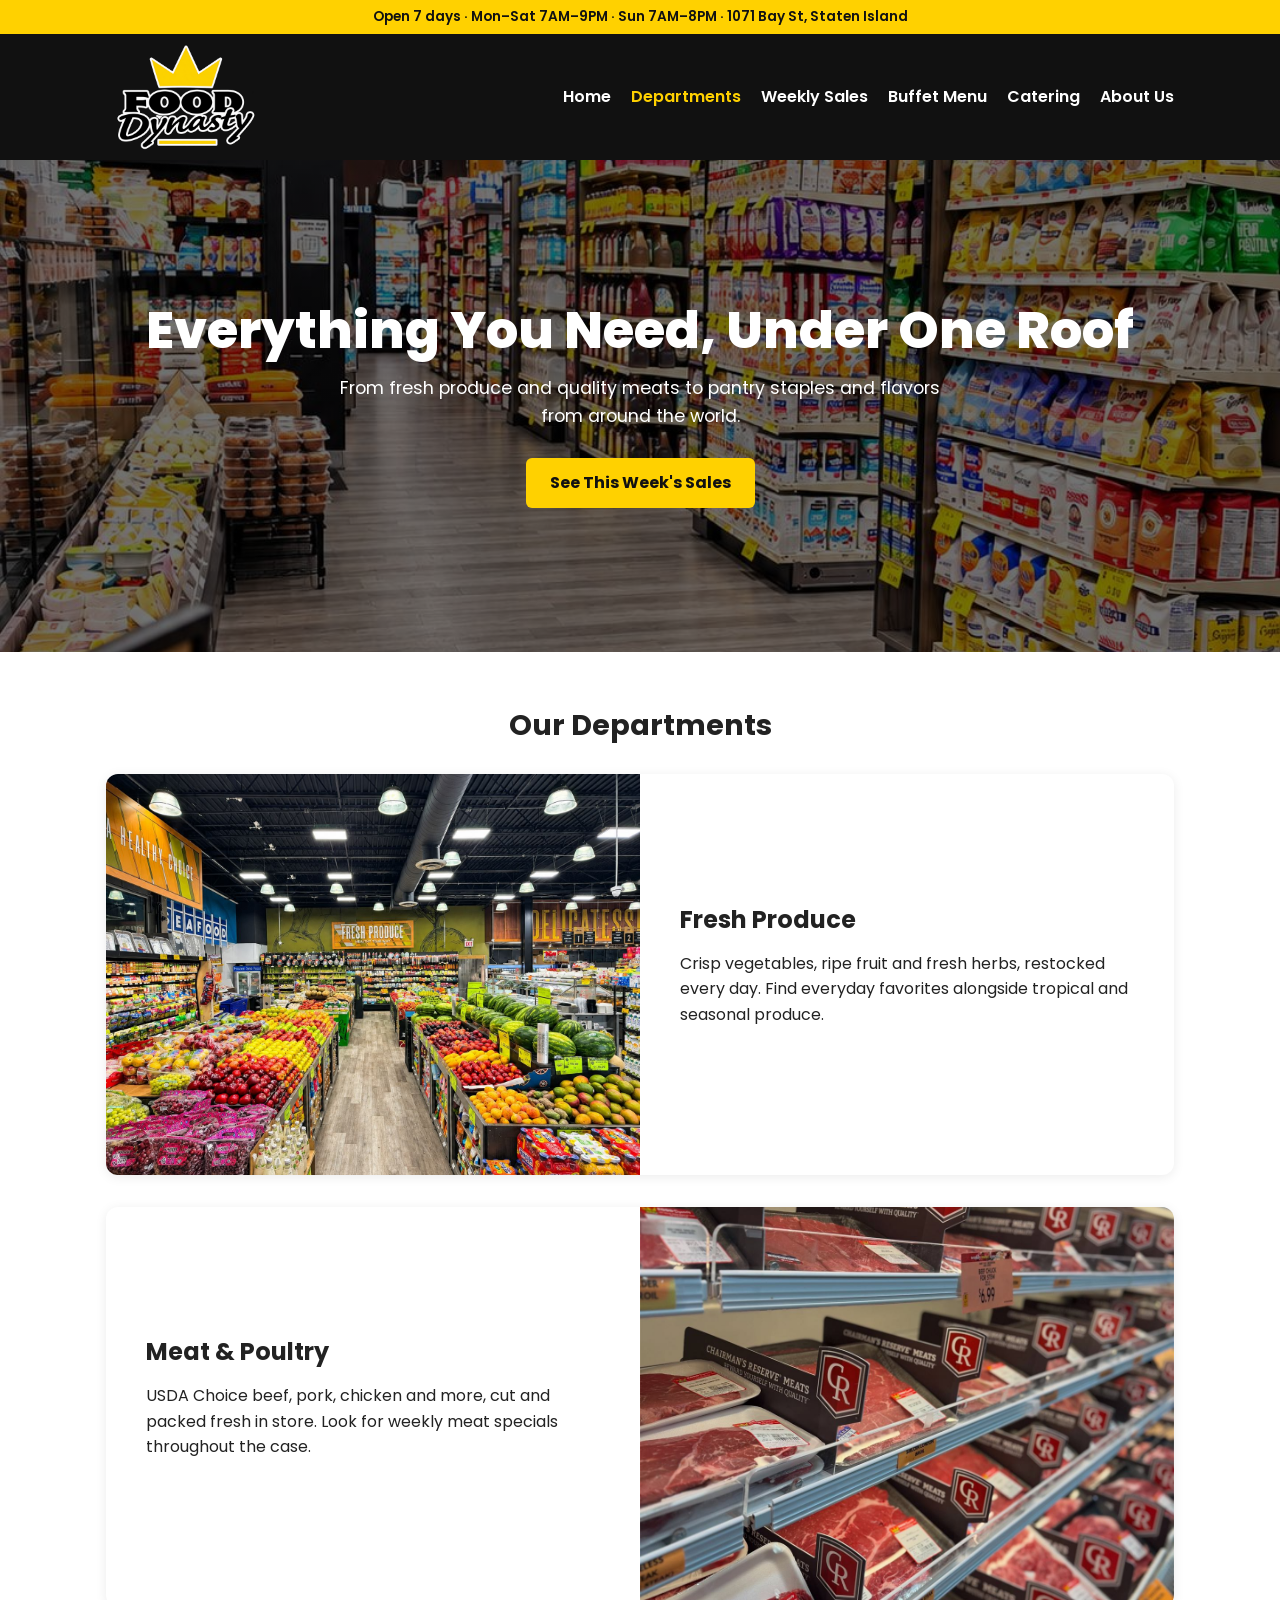
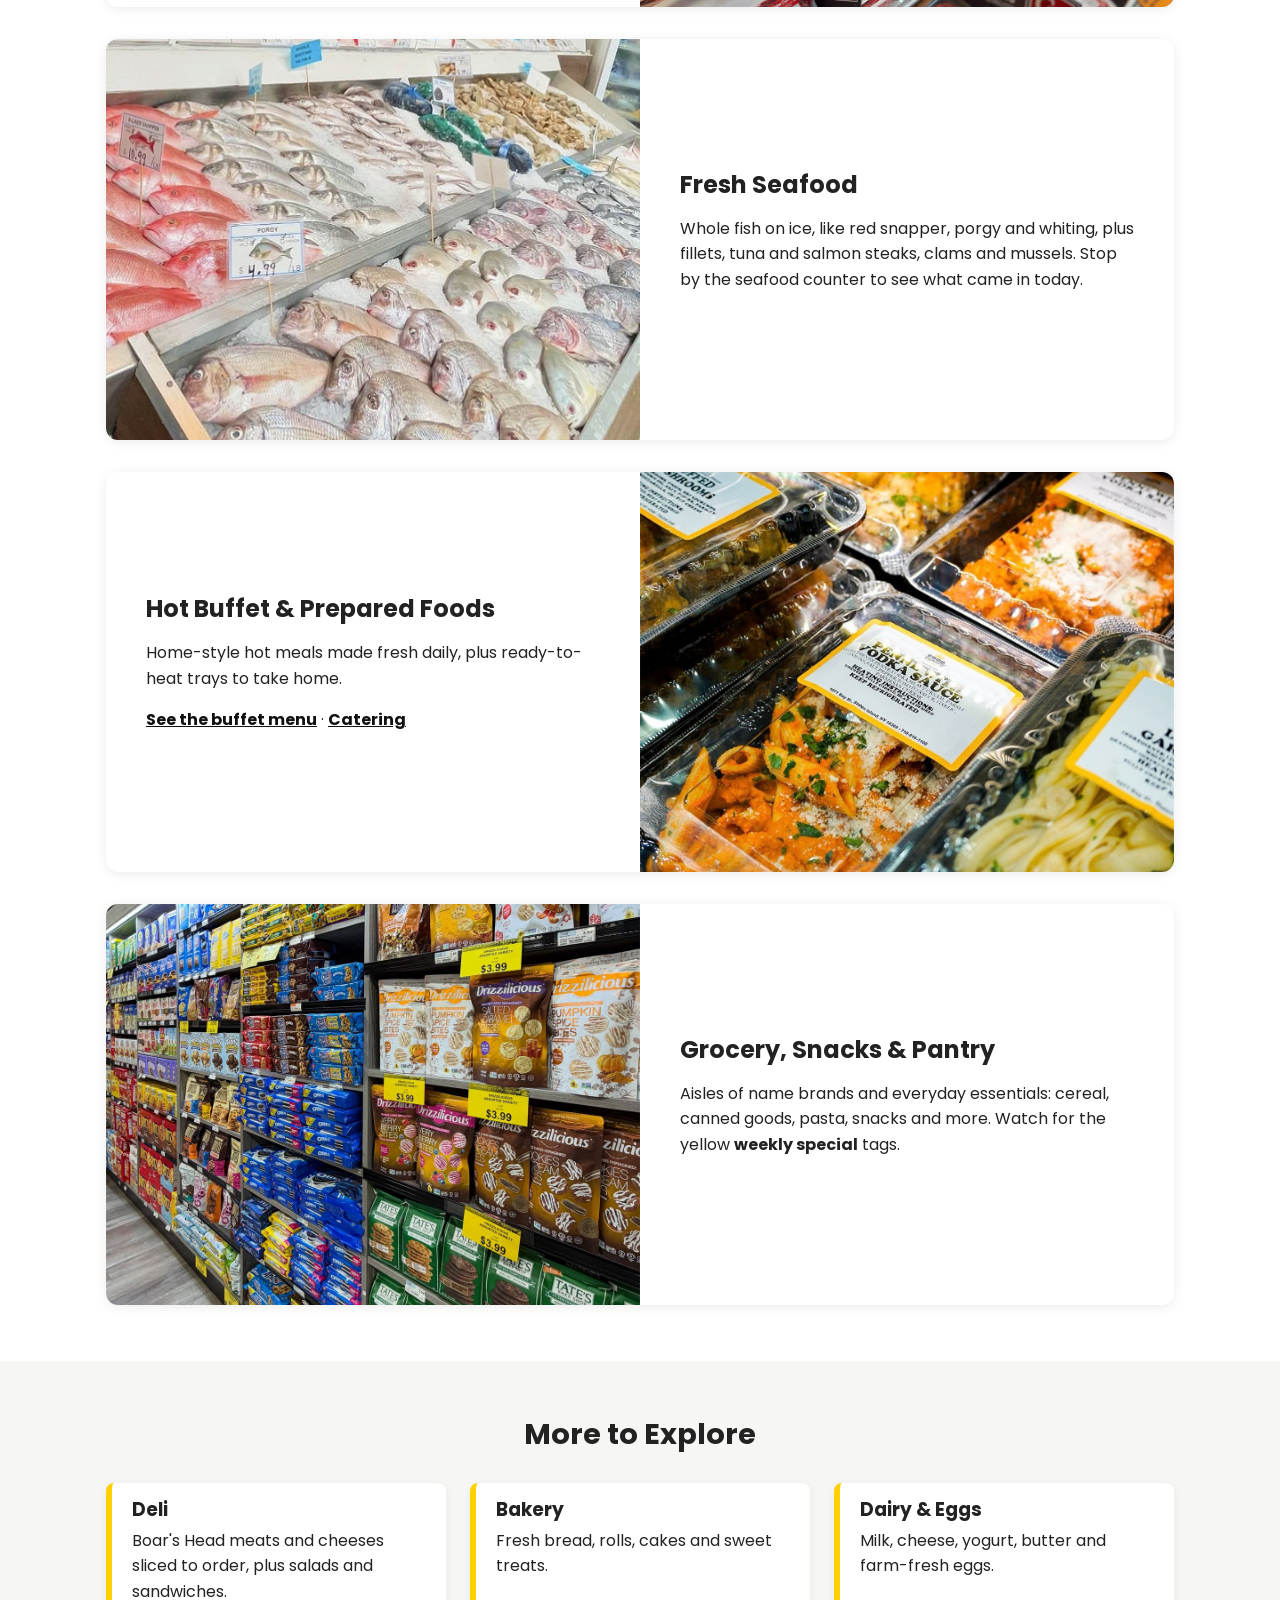
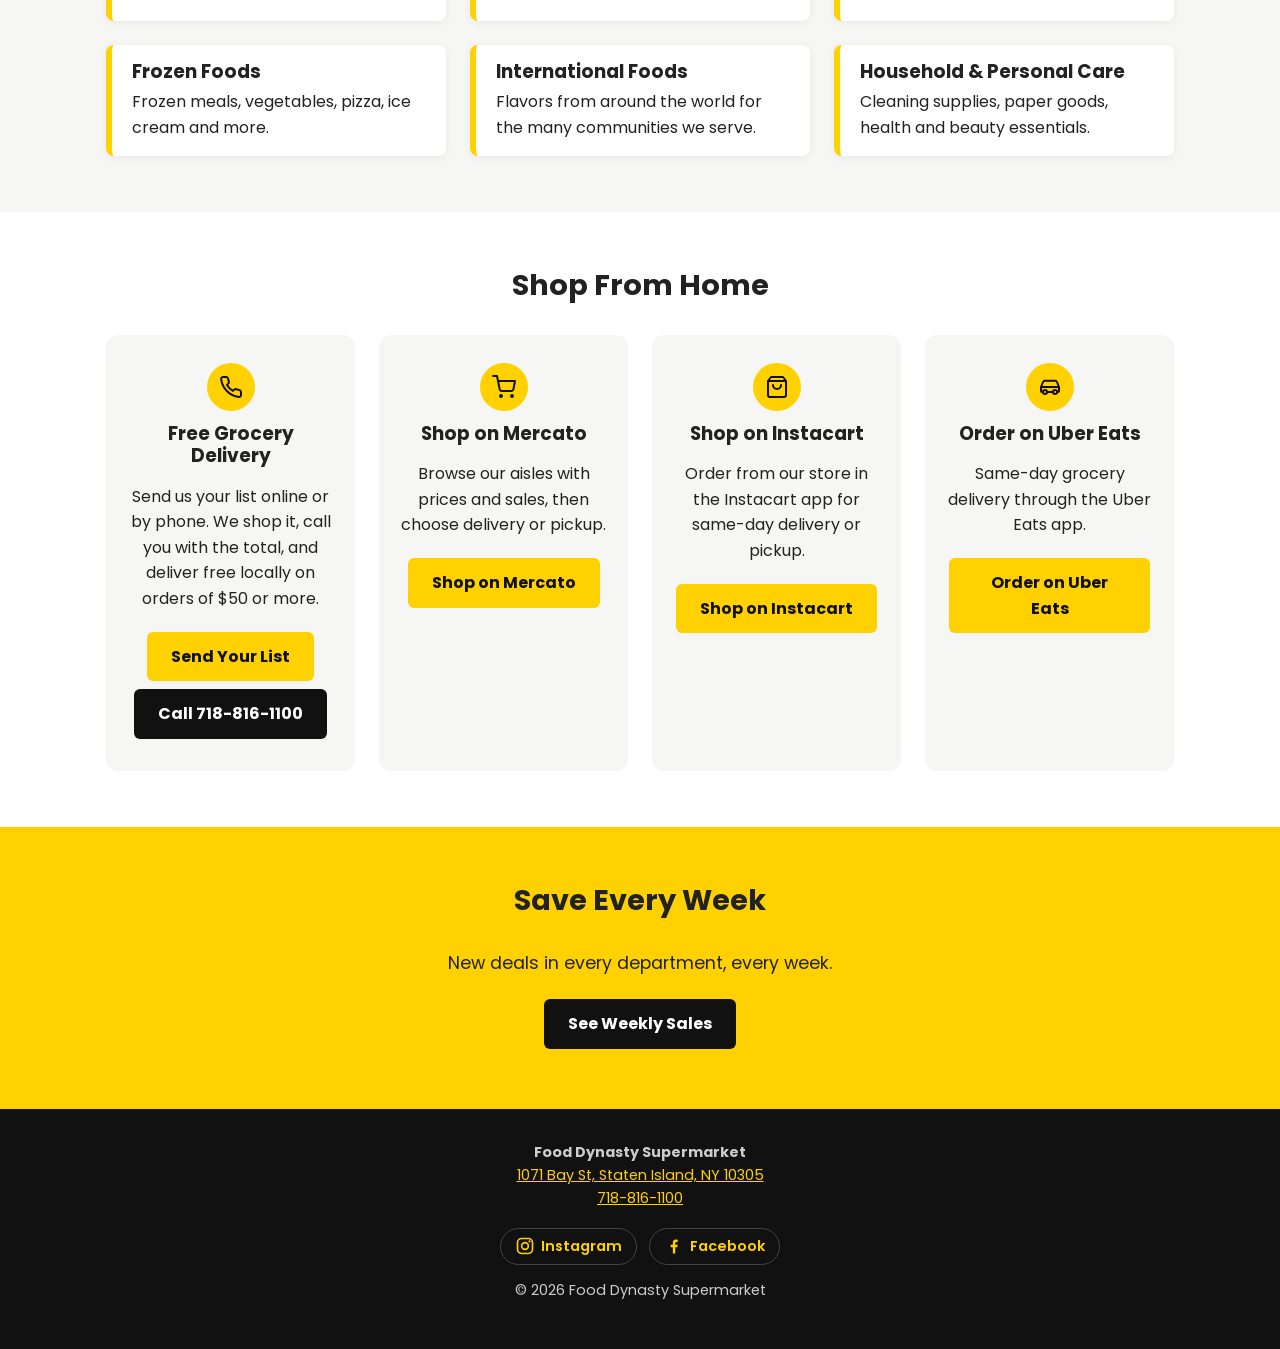
<file: departments.html>
<!DOCTYPE html>
<!-- TODO: add photos for the deli, bakery, dairy, frozen and international departments -->
<html lang="en">

<head>
  <meta charset="UTF-8">
  <meta name="viewport" content="width=device-width, initial-scale=1.0">
  <title>Departments | Food Dynasty Supermarket, Staten Island</title>
  <meta name="description" content="Shop fresh produce, USDA Choice meats, deli, bakery, dairy, frozen foods, international groceries and more at Food Dynasty Supermarket, 1071 Bay St, Staten Island.">
  <link rel="icon" type="image/png" sizes="32x32" href="images/favicon-32.png">
  <link rel="icon" type="image/png" sizes="192x192" href="images/favicon-192.png">
  <link rel="apple-touch-icon" href="images/apple-touch-icon.png">
  <!-- Link previews when the page is shared (texts, Facebook, WhatsApp...) -->
  <meta property="og:type" content="website">
  <meta property="og:site_name" content="Food Dynasty Supermarket">
  <meta property="og:title" content="Departments | Food Dynasty Supermarket, Staten Island">
  <meta property="og:description" content="Shop fresh produce, USDA Choice meats, deli, bakery, dairy, frozen foods, international groceries and more at Food Dynasty Supermarket, 1071 Bay St, Staten Island.">
  <meta property="og:url" content="https://fooddynastymarket.com/departments">
  <meta property="og:image" content="https://fooddynastymarket.com/images/share-preview.jpg">
  <meta property="og:image:width" content="1200">
  <meta property="og:image:height" content="630">
  <meta property="og:image:alt" content="Food Dynasty Supermarket logo">
  <meta name="twitter:card" content="summary_large_image">
  <link rel="preconnect" href="https://fonts.googleapis.com">
  <link rel="preconnect" href="https://fonts.gstatic.com" crossorigin>
  <link rel="stylesheet" href="https://fonts.googleapis.com/css2?family=Poppins:wght@400;600;700;800&display=swap">
  <link rel="stylesheet" href="css/styles.css?v=20261116j">
  <script src="js/animate.js?v=20261116j" defer></script>
  <script src="js/flyers.js?v=20261116j" defer></script>
</head>

<body>

  <div class="top-bar">
    Open 7 days · Mon–Sat 7AM–9PM · Sun 7AM–8PM · 1071 Bay St, Staten Island
  </div>

  <header class="site-header">
    <div class="container">
      <a href="index.html">
        <img class="logo" src="images/logo.png" alt="Food Dynasty home">
      </a>
      <nav class="main-nav" aria-label="Main menu">
        <ul>
          <li><a href="index.html">Home</a></li>
          <li><a href="departments.html" aria-current="page">Departments</a></li>
          <li><a href="sales.html">Weekly Sales</a></li>
          <li><a href="buffet.html">Buffet Menu</a></li>
          <li><a href="catering.html">Catering</a></li>
          <li><a href="about.html">About Us</a></li>
        </ul>
      </nav>
    </div>
  </header>

  <main>

    <section class="hero hero-departments">
      <div class="container">
        <h1>Everything You Need, Under One Roof</h1>
        <p>From fresh produce and quality meats to pantry staples and flavors from around the world.</p>
        <a class="button" href="sales.html">See This Week's Sales</a>
      </div>
    </section>

    <!-- Featured departments (with photos) -->
    <section class="section">
      <div class="container">
        <h2>Our Departments</h2>

        <div class="dept-list">

          <!-- Each department is an <article> with an id for direct links -->
          <article class="dept-card" id="produce">
            <img src="images/produce.jpg" alt="Fresh fruits and vegetables in the produce section">
            <div class="dept-text">
              <h3>Fresh Produce</h3>
              <p>Crisp vegetables, ripe fruit and fresh herbs, restocked every day. Find everyday favorites alongside tropical and seasonal produce.</p>
            </div>
          </article>

          <article class="dept-card reverse" id="meat">
            <img src="images/meat-department.jpg" alt="USDA Choice beef cuts in the meat case">
            <div class="dept-text">
              <h3>Meat &amp; Poultry</h3>
              <p>USDA Choice beef, pork, chicken and more, cut and packed fresh in store. Look for weekly meat specials throughout the case.</p>
            </div>
          </article>

          <article class="dept-card" id="seafood">
            <img src="images/seafood.jpg" alt="Whole red snapper, porgy and whiting on ice at the Food Dynasty seafood counter, with fillets and clams behind">
            <div class="dept-text">
              <h3>Fresh Seafood</h3>
              <p>Whole fish on ice, like red snapper, porgy and whiting, plus fillets, tuna and salmon steaks, clams and mussels. Stop by the seafood counter to see what came in today.</p>
            </div>
          </article>

          <article class="dept-card reverse" id="prepared">
            <img src="images/hot-food.jpg" alt="Ready-to-eat meals packed in the prepared foods case">
            <div class="dept-text">
              <h3>Hot Buffet &amp; Prepared Foods</h3>
              <p>Home-style hot meals made fresh daily, plus ready-to-heat trays to take home.</p>
              <p><a href="buffet.html">See the buffet menu</a> · <a href="catering.html">Catering</a></p>
            </div>
          </article>

          <article class="dept-card" id="grocery">
            <img src="images/snacks.jpg" alt="Snack aisle stocked with cookies and crackers, with yellow weekly special tags">
            <div class="dept-text">
              <h3>Grocery, Snacks &amp; Pantry</h3>
              <p>Aisles of name brands and everyday essentials: cereal, canned goods, pasta, snacks and more. Watch for the yellow <strong>weekly special</strong> tags.</p>
            </div>
          </article>

        </div>
      </div>
    </section>

    <!-- More departments (no photos yet) -->
    <section class="section section-alt">
      <div class="container">
        <h2>More to Explore</h2>
        <div class="grid-3">
          <article class="dept-card-simple" id="deli">
            <h3>Deli</h3>
            <p>Boar's Head meats and cheeses sliced to order, plus salads and sandwiches.</p>
          </article>
          <article class="dept-card-simple" id="bakery">
            <h3>Bakery</h3>
            <p>Fresh bread, rolls, cakes and sweet treats.</p>
          </article>
          <article class="dept-card-simple" id="dairy">
            <h3>Dairy &amp; Eggs</h3>
            <p>Milk, cheese, yogurt, butter and farm-fresh eggs.</p>
          </article>
          <article class="dept-card-simple" id="frozen">
            <h3>Frozen Foods</h3>
            <p>Frozen meals, vegetables, pizza, ice cream and more.</p>
          </article>
          <article class="dept-card-simple" id="international">
            <h3>International Foods</h3>
            <p>Flavors from around the world for the many communities we serve.</p>
          </article>
          <article class="dept-card-simple" id="household">
            <h3>Household &amp; Personal Care</h3>
            <p>Cleaning supplies, paper goods, health and beauty essentials.</p>
          </article>
        </div>
      </div>
    </section>

    <!-- Shop from home -->
    <section class="section" id="shop-online">
      <div class="container">
        <h2>Shop From Home</h2>
        <div class="card-grid">
          <article class="save-card">
            <span class="save-number icon-circle" aria-hidden="true"><svg viewBox="0 0 24 24"><path d="M22 16.9v3a2 2 0 0 1-2.2 2 19.8 19.8 0 0 1-8.6-3.1 19.5 19.5 0 0 1-6-6A19.8 19.8 0 0 1 2.1 4.2 2 2 0 0 1 4.1 2h3a2 2 0 0 1 2 1.7c.1 1 .4 1.9.7 2.8a2 2 0 0 1-.5 2.1L8 9.9a16 16 0 0 0 6 6l1.3-1.3a2 2 0 0 1 2.1-.4c.9.3 1.8.6 2.8.7a2 2 0 0 1 1.7 2z"/></svg></span>
            <h3>Free Grocery Delivery</h3>
            <p>Send us your list online or by phone. We shop it, call you with the total, and deliver free locally on orders of $50 or more.</p>
            <a class="button" href="grocery.html">Send Your List</a>
            <a class="button button-dark" href="tel:+17188161100">Call 718-816-1100</a>
          </article>
          <article class="save-card">
            <span class="save-number icon-circle" aria-hidden="true"><svg viewBox="0 0 24 24"><circle cx="9" cy="21" r="1"/><circle cx="20" cy="21" r="1"/><path d="M1 1h4l2.7 13.4a2 2 0 0 0 2 1.6h9.7a2 2 0 0 0 2-1.6L23 6H6"/></svg></span>
            <h3>Shop on Mercato</h3>
            <p>Browse our aisles with prices and sales, then choose delivery or pickup.</p>
            <a class="button" href="https://www.mercato.com/shop/food-dynasty-bay" target="_blank" rel="noopener">Shop on Mercato</a>
          </article>
          <article class="save-card">
            <span class="save-number icon-circle" aria-hidden="true"><svg viewBox="0 0 24 24"><path d="M6 2 3 6v14a2 2 0 0 0 2 2h14a2 2 0 0 0 2-2V6l-3-4z"/><path d="M3 6h18M16 10a4 4 0 0 1-8 0"/></svg></span>
            <h3>Shop on Instacart</h3>
            <p>Order from our store in the Instacart app for same-day delivery or pickup.</p>
            <a class="button" href="https://www.instacart.com/store/food-dynasty-supermarket/storefront" target="_blank" rel="noopener">Shop on Instacart</a>
          </article>
          <article class="save-card">
            <span class="save-number icon-circle" aria-hidden="true"><svg viewBox="0 0 24 24"><path d="M5 17H4a1 1 0 0 1-1-1v-4l2-5a2 2 0 0 1 1.9-1.3h10.2A2 2 0 0 1 19 7l2 5v4a1 1 0 0 1-1 1h-1M3 12h18M9 17h6"/><circle cx="7" cy="17" r="2"/><circle cx="17" cy="17" r="2"/></svg></span>
            <h3>Order on Uber Eats</h3>
            <p>Same-day grocery delivery through the Uber Eats app.</p>
            <a class="button" href="https://www.ubereats.com/store/food-dynasty-supermarket/D0Hlp3dlW2uBVq74RE4Q5g" target="_blank" rel="noopener">Order on Uber Eats</a>
          </article>
        </div>
      </div>
    </section>

    <section class="section catering">
      <div class="container">
        <h2>Save Every Week</h2>
        <p>New deals in every department, every week.</p>
        <a class="button" href="sales.html">See Weekly Sales</a>
      </div>
    </section>

  </main>

  <footer class="site-footer">
    <div class="container">
      <address>
        <strong>Food Dynasty Supermarket</strong><br>
        <a href="https://maps.app.goo.gl/Aq28j9NJWY8t7ovy7">1071 Bay St, Staten Island, NY 10305</a><br>
        <a href="tel:+17188161100">718-816-1100</a>
      </address>
      <p class="social">
        <a href="https://www.instagram.com/fooddynasty_statenisland/" target="_blank" rel="noopener">
          <svg viewBox="0 0 24 24" width="20" height="20" aria-hidden="true"><rect x="3" y="3" width="18" height="18" rx="5" fill="none" stroke="currentColor" stroke-width="2"/><circle cx="12" cy="12" r="4" fill="none" stroke="currentColor" stroke-width="2"/><circle cx="17.5" cy="6.5" r="1.3" fill="currentColor"/></svg>
          Instagram
        </a>
        <a href="https://www.facebook.com/profile.php?id=61573029486640" target="_blank" rel="noopener">
          <svg viewBox="0 0 24 24" width="20" height="20" aria-hidden="true"><path fill="currentColor" d="M13.5 21v-7.5h2.5l.4-3h-2.9V8.6c0-.9.3-1.5 1.5-1.5h1.5V4.4c-.3 0-1.2-.1-2.2-.1-2.2 0-3.7 1.3-3.7 3.8v2.4H8v3h2.6V21h2.9z"/></svg>
          Facebook
        </a>
      </p>
      <p>&copy; 2026 Food Dynasty Supermarket</p>
    </div>
  </footer>

</body>
</html>
</file>
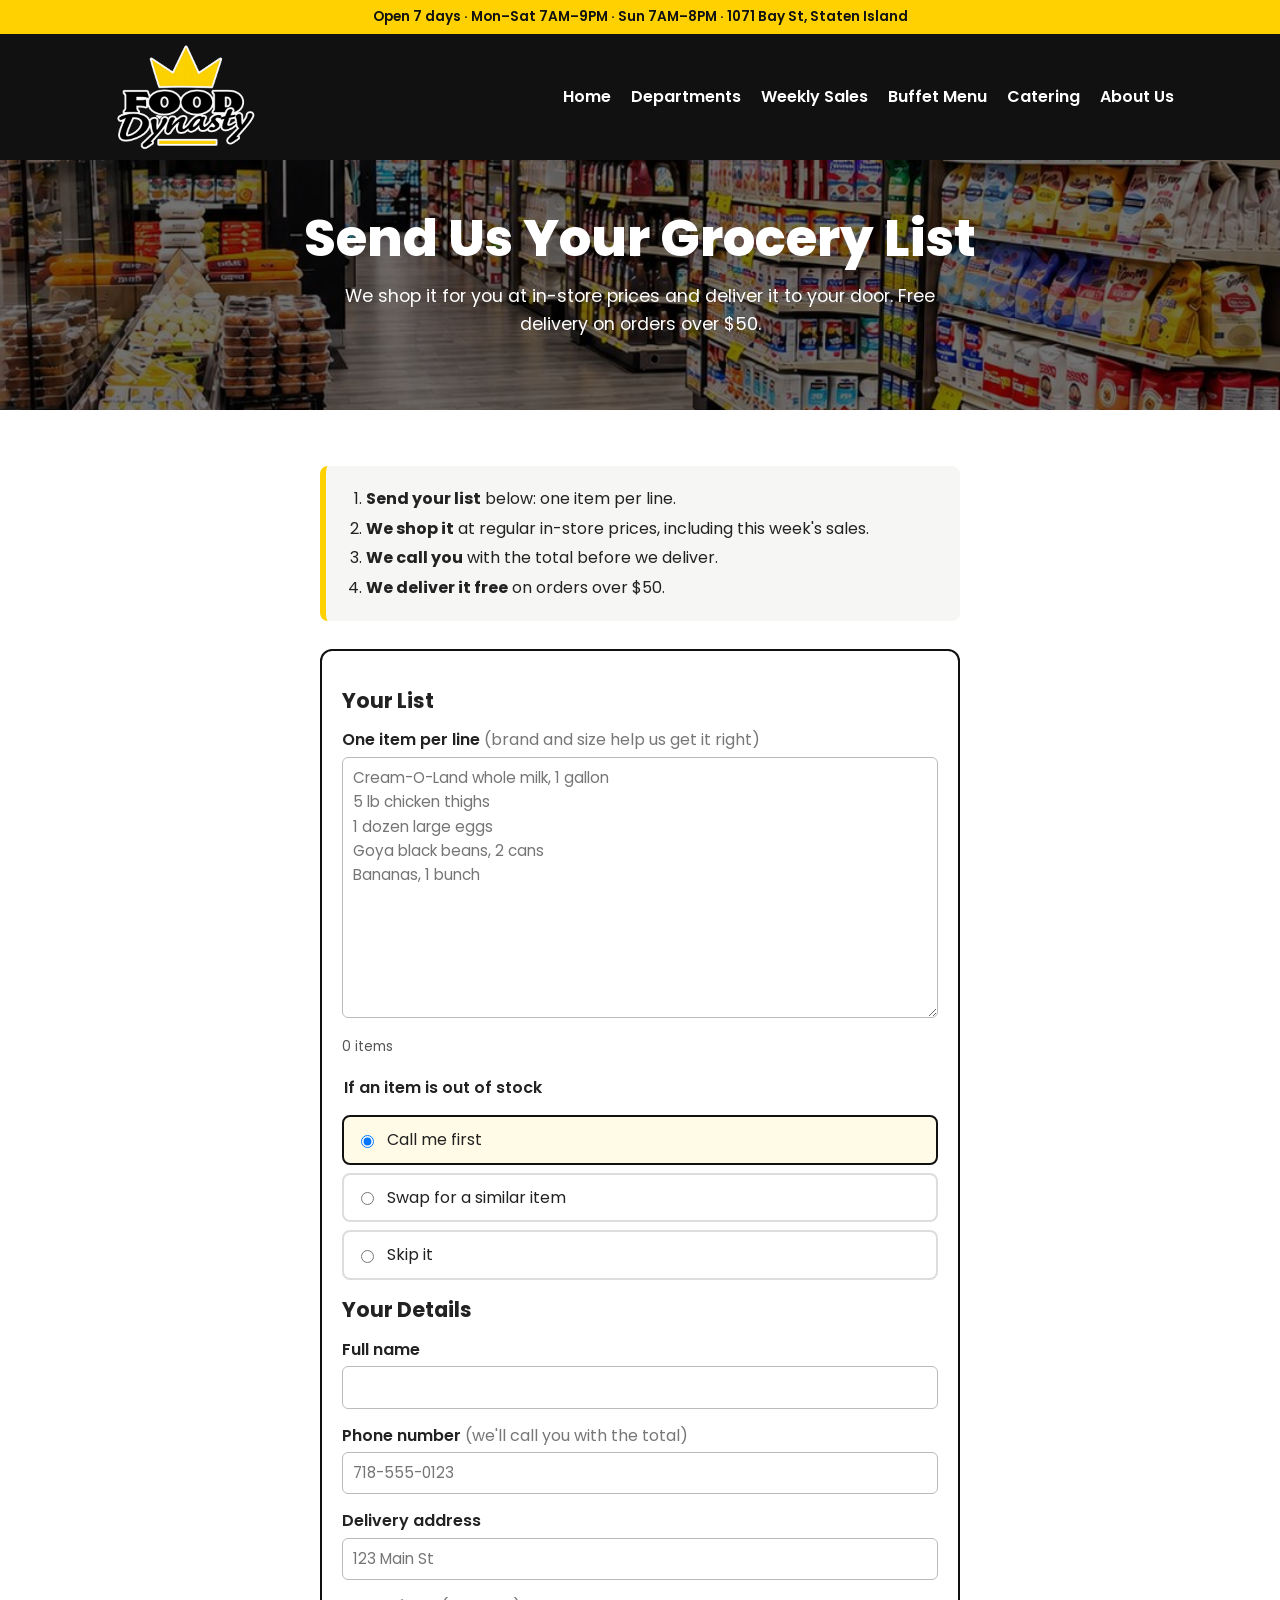
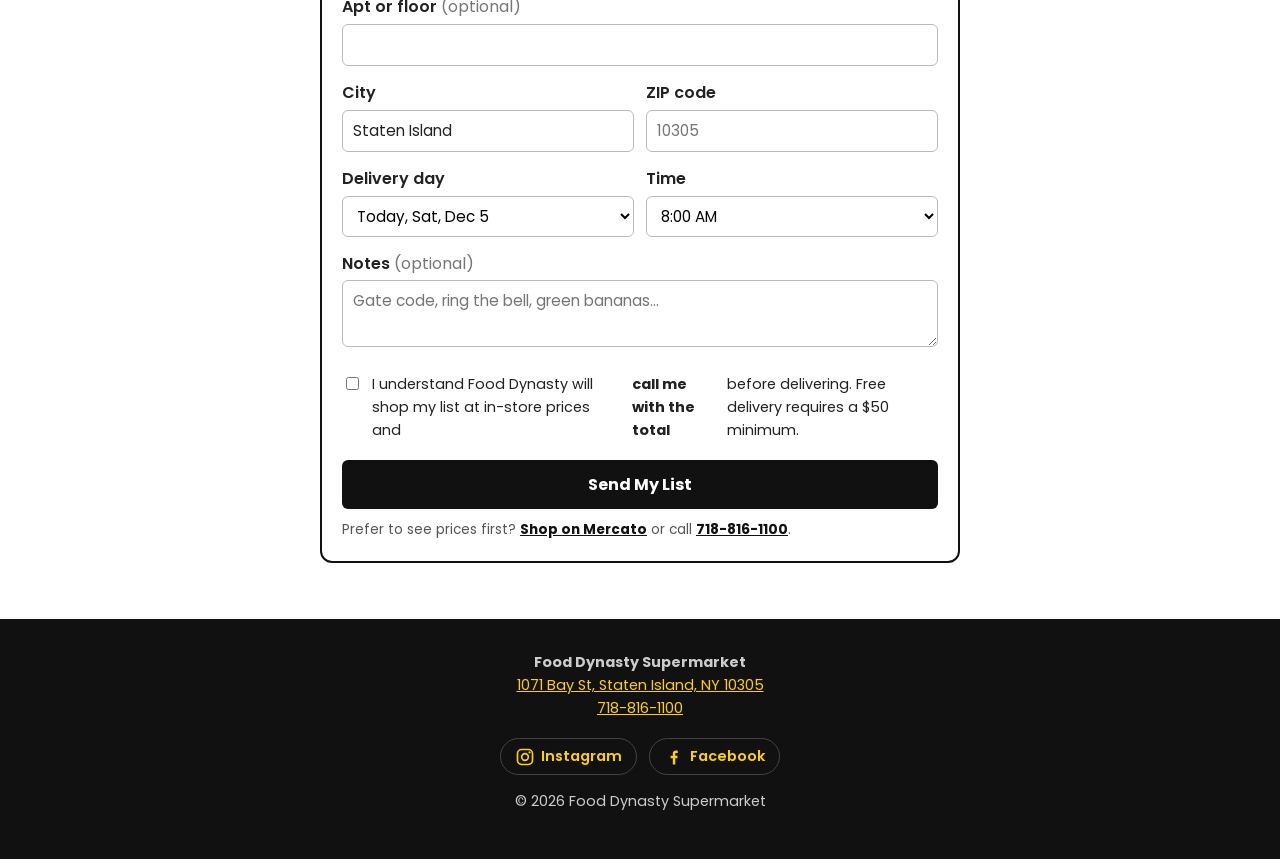
<file: grocery.html>
<!DOCTYPE html>
<html lang="en">

<head>
  <meta charset="UTF-8">
  <meta name="viewport" content="width=device-width, initial-scale=1.0">
  <title>Send Us Your Grocery List | Food Dynasty Supermarket, Staten Island</title>
  <meta name="description" content="Send your grocery list to Food Dynasty Supermarket in Staten Island. We shop it at in-store prices, call you with the total, and deliver free on orders over $50.">
  <link rel="icon" type="image/png" sizes="32x32" href="images/favicon-32.png">
  <link rel="icon" type="image/png" sizes="192x192" href="images/favicon-192.png">
  <link rel="apple-touch-icon" href="images/apple-touch-icon.png">
  <!-- Link previews when the page is shared (texts, Facebook, WhatsApp...) -->
  <meta property="og:type" content="website">
  <meta property="og:site_name" content="Food Dynasty Supermarket">
  <meta property="og:title" content="Send Us Your Grocery List | Food Dynasty Supermarket, Staten Island">
  <meta property="og:description" content="Send your grocery list to Food Dynasty Supermarket in Staten Island. We shop it at in-store prices, call you with the total, and deliver free on orders over $50.">
  <meta property="og:url" content="https://fooddynastymarket.com/grocery">
  <meta property="og:image" content="https://fooddynastymarket.com/images/share-preview.jpg">
  <meta property="og:image:width" content="1200">
  <meta property="og:image:height" content="630">
  <meta property="og:image:alt" content="Food Dynasty Supermarket logo">
  <meta name="twitter:card" content="summary_large_image">
  <link rel="preconnect" href="https://fonts.googleapis.com">
  <link rel="preconnect" href="https://fonts.gstatic.com" crossorigin>
  <link rel="stylesheet" href="https://fonts.googleapis.com/css2?family=Poppins:wght@400;600;700;800&display=swap">
  <link rel="stylesheet" href="css/styles.css?v=20261116j">
  <script src="js/animate.js?v=20261116j" defer></script>
  <script src="js/flyers.js?v=20261116j" defer></script>
  <script src="js/grocery.js?v=20261116j" defer></script>
</head>

<body>

  <div class="top-bar">
    Open 7 days · Mon–Sat 7AM–9PM · Sun 7AM–8PM · 1071 Bay St, Staten Island
  </div>

  <header class="site-header">
    <div class="container">
      <a href="index.html">
        <img class="logo" src="images/logo.png" alt="Food Dynasty home">
      </a>
      <nav class="main-nav" aria-label="Main menu">
        <ul>
          <li><a href="index.html">Home</a></li>
          <li><a href="departments.html">Departments</a></li>
          <li><a href="sales.html">Weekly Sales</a></li>
          <li><a href="buffet.html">Buffet Menu</a></li>
          <li><a href="catering.html">Catering</a></li>
          <li><a href="about.html">About Us</a></li>
        </ul>
      </nav>
    </div>
  </header>

  <main>

    <section class="hero hero-departments hero-short">
      <div class="container">
        <h1>Send Us Your Grocery List</h1>
        <p>We shop it for you at in-store prices and deliver it to your door. Free delivery on orders over $50.</p>
      </div>
    </section>

    <section class="section">
      <div class="container">

        <!-- How it works -->
        <ol class="list-steps">
          <li><strong>Send your list</strong> below: one item per line.</li>
          <li><strong>We shop it</strong> at regular in-store prices, including this week's sales.</li>
          <li><strong>We call you</strong> with the total before we deliver.</li>
          <li><strong>We deliver it free</strong> on orders over $50.</li>
        </ol>

        <form class="order-form grocery-form" id="grocery-form" novalidate>

          <h2>Your List</h2>
          <label for="g-list">One item per line <span class="optional">(brand and size help us get it right)</span></label>
          <textarea id="g-list" name="list" rows="10" required
            placeholder="Cream-O-Land whole milk, 1 gallon&#10;5 lb chicken thighs&#10;1 dozen large eggs&#10;Goya black beans, 2 cans&#10;Bananas, 1 bunch"></textarea>
          <p class="field-note" id="g-count">0 items</p>

          <!-- Substitution preference -->
          <fieldset class="choice-group">
            <legend>If an item is out of stock</legend>
            <label class="choice"><input type="radio" name="subs" value="Call me" checked> <span>Call me first</span></label>
            <label class="choice"><input type="radio" name="subs" value="Substitute a similar item"> <span>Swap for a similar item</span></label>
            <label class="choice"><input type="radio" name="subs" value="Skip it"> <span>Skip it</span></label>
          </fieldset>

          <h2>Your Details</h2>
          <label for="g-name">Full name</label>
          <input id="g-name" type="text" autocomplete="name" required>

          <label for="g-phone">Phone number <span class="optional">(we'll call you with the total)</span></label>
          <input id="g-phone" type="tel" autocomplete="tel" placeholder="718-555-0123" required>

          <label for="g-address">Delivery address</label>
          <input id="g-address" type="text" autocomplete="address-line1" placeholder="123 Main St" required>

          <label for="g-apt">Apt or floor <span class="optional">(optional)</span></label>
          <input id="g-apt" type="text" autocomplete="address-line2">

          <div class="form-row">
            <div>
              <label for="g-city">City</label>
              <input id="g-city" type="text" autocomplete="address-level2" value="Staten Island">
            </div>
            <div>
              <label for="g-zip">ZIP code</label>
              <input id="g-zip" type="text" inputmode="numeric" maxlength="5" autocomplete="postal-code" placeholder="10305">
            </div>
          </div>

          <div class="form-row">
            <div>
              <label for="g-date">Delivery day</label>
              <!-- grocery.js fills in today through 2 weeks from now -->
              <select id="g-date"></select>
            </div>
            <div>
              <label for="g-time">Time</label>
              <!-- grocery.js fills in "As soon as possible" and times during store hours -->
              <select id="g-time"></select>
            </div>
          </div>

          <label for="g-notes">Notes <span class="optional">(optional)</span></label>
          <textarea id="g-notes" rows="2" placeholder="Gate code, ring the bell, green bananas..."></textarea>

          <!-- Honeypot field (spam protection) -->
          <div class="honeypot" aria-hidden="true">
            <label for="g-website">Leave this empty</label>
            <input id="g-website" type="text" tabindex="-1" autocomplete="off">
          </div>

          <label class="check">
            <input id="g-agree" type="checkbox" required>
            I understand Food Dynasty will shop my list at in-store prices and <strong>call me with the total</strong> before delivering. Free delivery requires a $50 minimum.
          </label>

          <p class="form-error" id="g-error" role="alert" hidden></p>
          <button class="button button-dark button-full" type="submit" id="g-submit">Send My List</button>
          <p class="field-note">Prefer to see prices first? <a href="https://www.mercato.com/shop/food-dynasty-bay" target="_blank" rel="noopener">Shop on Mercato</a> or call <a href="tel:+17188161100">718-816-1100</a>.</p>
        </form>

        <!-- Shown after sending -->
        <div class="order-done grocery-done" id="g-done" hidden tabindex="-1">
          <h2>List received!</h2>
          <p id="g-done-message"></p>
          <a class="button" href="index.html">Back to Home</a>
        </div>

      </div>
    </section>

  </main>

  <footer class="site-footer">
    <div class="container">
      <address>
        <strong>Food Dynasty Supermarket</strong><br>
        <a href="https://maps.app.goo.gl/Aq28j9NJWY8t7ovy7">1071 Bay St, Staten Island, NY 10305</a><br>
        <a href="tel:+17188161100">718-816-1100</a>
      </address>
      <p class="social">
        <a href="https://www.instagram.com/fooddynasty_statenisland/" target="_blank" rel="noopener">
          <svg viewBox="0 0 24 24" width="20" height="20" aria-hidden="true"><rect x="3" y="3" width="18" height="18" rx="5" fill="none" stroke="currentColor" stroke-width="2"/><circle cx="12" cy="12" r="4" fill="none" stroke="currentColor" stroke-width="2"/><circle cx="17.5" cy="6.5" r="1.3" fill="currentColor"/></svg>
          Instagram
        </a>
        <a href="https://www.facebook.com/profile.php?id=61573029486640" target="_blank" rel="noopener">
          <svg viewBox="0 0 24 24" width="20" height="20" aria-hidden="true"><path fill="currentColor" d="M13.5 21v-7.5h2.5l.4-3h-2.9V8.6c0-.9.3-1.5 1.5-1.5h1.5V4.4c-.3 0-1.2-.1-2.2-.1-2.2 0-3.7 1.3-3.7 3.8v2.4H8v3h2.6V21h2.9z"/></svg>
          Facebook
        </a>
      </p>
      <p>&copy; 2026 Food Dynasty Supermarket</p>
    </div>
  </footer>

</body>
</html>
</file>
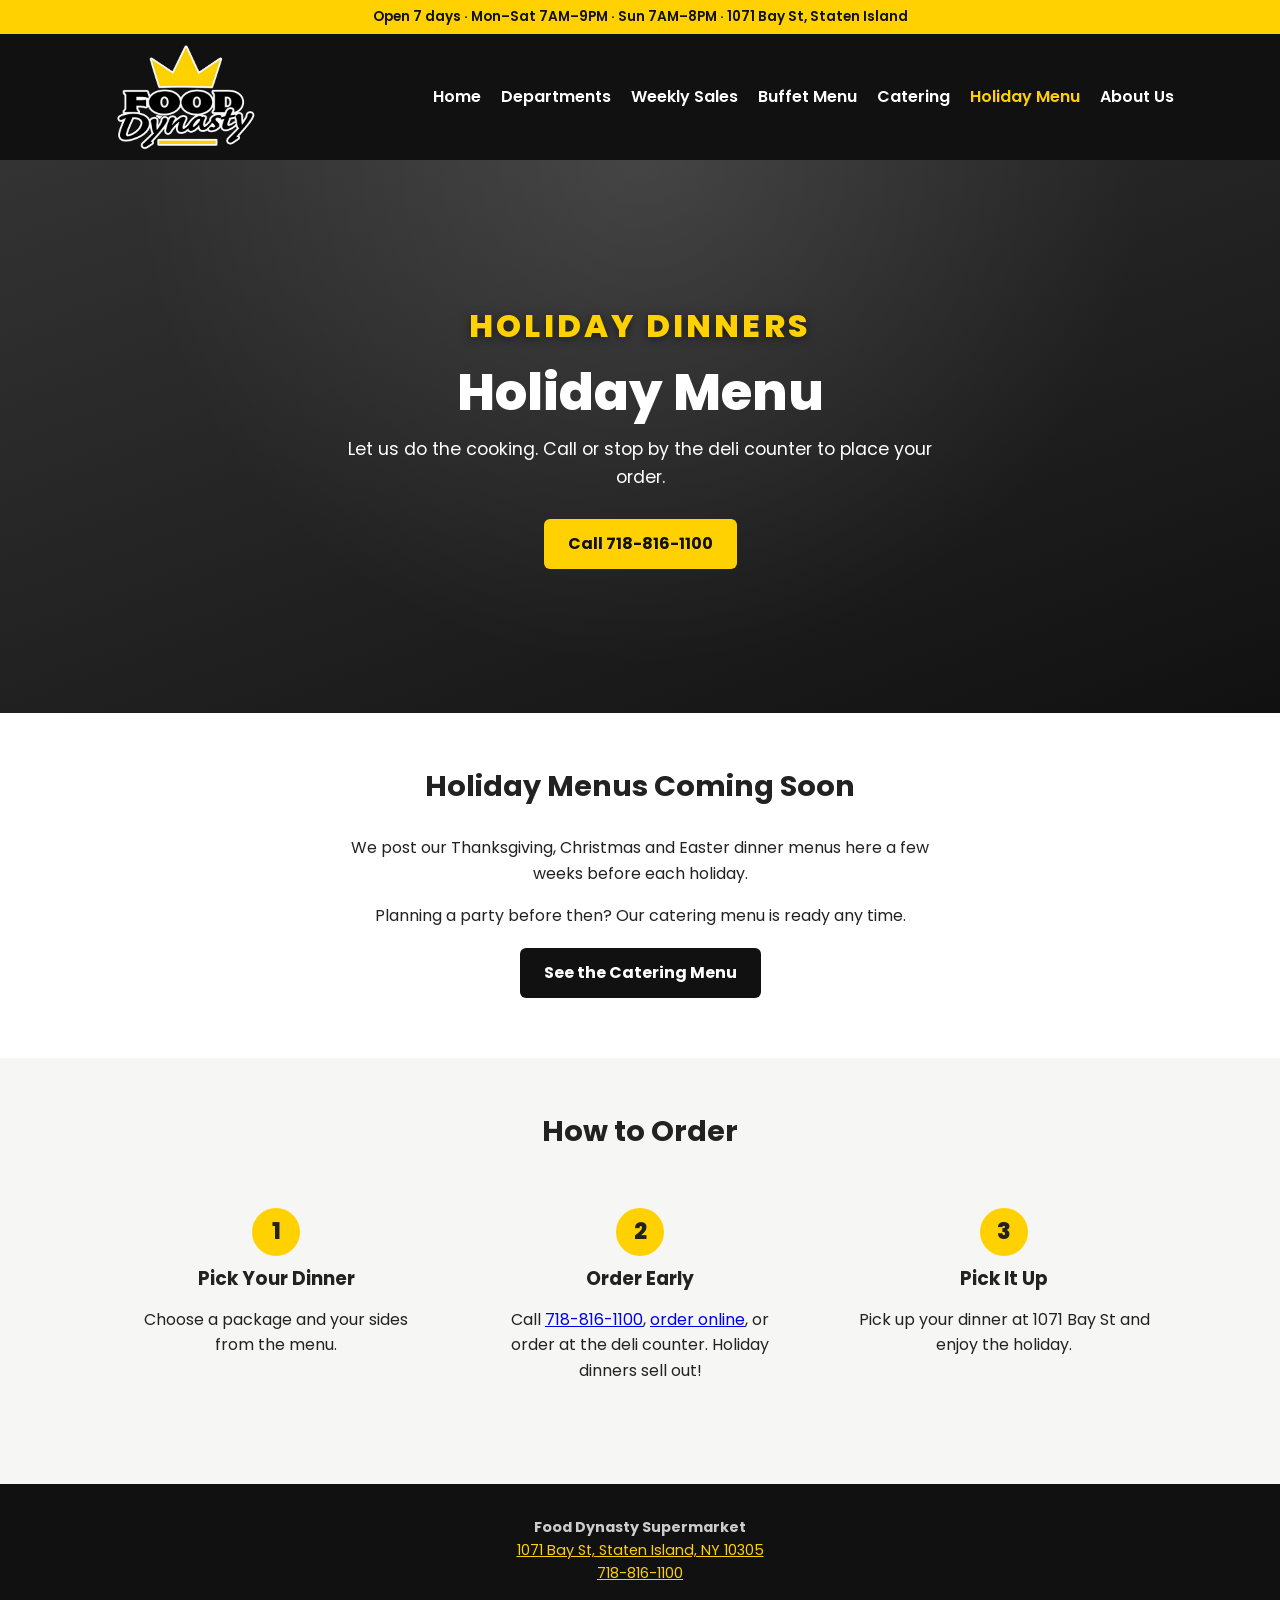
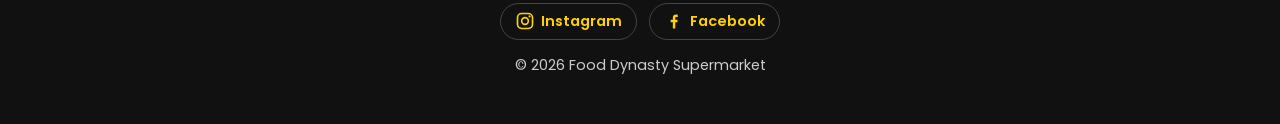
<file: holiday.html>
<!DOCTYPE html>
<html lang="en">

<head>
  <meta charset="UTF-8">
  <meta name="viewport" content="width=device-width, initial-scale=1.0">
  <title>Holiday Dinner Menu | Food Dynasty Supermarket, Staten Island</title>
  <meta name="description" content="Thanksgiving, Christmas and Easter dinners from Food Dynasty Supermarket in Staten Island: cooked turkey packages, trays and sides. Call 718-816-1100 to order.">
  <link rel="icon" type="image/png" sizes="32x32" href="images/favicon-32.png">
  <link rel="icon" type="image/png" sizes="192x192" href="images/favicon-192.png">
  <link rel="apple-touch-icon" href="images/apple-touch-icon.png">
  <!-- Link previews when the page is shared (texts, Facebook, WhatsApp...) -->
  <meta property="og:type" content="website">
  <meta property="og:site_name" content="Food Dynasty Supermarket">
  <meta property="og:title" content="Holiday Dinner Menu | Food Dynasty Supermarket, Staten Island">
  <meta property="og:description" content="Thanksgiving, Christmas and Easter dinners from Food Dynasty Supermarket in Staten Island: cooked turkey packages, trays and sides. Call 718-816-1100 to order.">
  <meta property="og:url" content="https://fooddynastymarket.com/holiday">
  <meta property="og:image" content="https://fooddynastymarket.com/images/share-preview.jpg">
  <meta property="og:image:width" content="1200">
  <meta property="og:image:height" content="630">
  <meta property="og:image:alt" content="Food Dynasty Supermarket logo">
  <meta name="twitter:card" content="summary_large_image">
  <link rel="preconnect" href="https://fonts.googleapis.com">
  <link rel="preconnect" href="https://fonts.gstatic.com" crossorigin>
  <link rel="stylesheet" href="https://fonts.googleapis.com/css2?family=Poppins:wght@400;600;700;800&display=swap">
  <link rel="stylesheet" href="css/styles.css?v=20261116j">
  <script src="js/animate.js?v=20261116j" defer></script>
  <script src="js/flyers.js?v=20261116j" defer></script>
</head>

<!-- holiday-loading hides the title until the theme is known -->
<body class="holiday-body holiday-loading" data-theme="general">

  <div class="top-bar">
    Open 7 days · Mon–Sat 7AM–9PM · Sun 7AM–8PM · 1071 Bay St, Staten Island
  </div>

  <header class="site-header">
    <div class="container">
      <a href="index.html">
        <img class="logo" src="images/logo.png" alt="Food Dynasty home">
      </a>
      <nav class="main-nav" aria-label="Main menu">
        <ul>
          <li><a href="index.html">Home</a></li>
          <li><a href="departments.html">Departments</a></li>
          <li><a href="sales.html">Weekly Sales</a></li>
          <li><a href="buffet.html">Buffet Menu</a></li>
          <li><a href="catering.html">Catering</a></li>
          <li><a class="nav-holiday" href="holiday.html" aria-current="page">Holiday Menu</a></li>
          <li><a href="about.html">About Us</a></li>
        </ul>
      </nav>
    </div>
  </header>

  <main>

    <section class="hero holiday-hero">
      <div class="holiday-decor" aria-hidden="true">
        <span></span><span></span><span></span><span></span><span></span><span></span><span></span>
      </div>
      <div class="container">
        <p class="eyebrow">Holiday Dinners</p>
        <h1 id="holiday-title">Holiday Menu</h1>
        <p class="holiday-note" id="holiday-note" hidden></p>
        <p>Let us do the cooking. Call or stop by the deli counter to place your order.</p>
        <a class="button" href="tel:+17188161100">Call 718-816-1100</a>
        <a class="button button-outline" href="#holiday-page" id="holiday-jump">See the Menu</a>
      </div>
    </section>

    <!-- Menu (filled by js/flyers.js) -->
    <section class="section" id="holiday-page" hidden>
      <div class="container">
        <h2>The Menu</h2>
        <div class="flyer-pages" id="holiday-pages"></div>
        <p class="flyer-hint">Tap a page to see it full size.</p>
        <p class="center-button">
          <a class="button button-dark" id="holiday-pdf" href="#" target="_blank" rel="noopener" hidden>Download PDF</a>
        </p>
      </div>
    </section>

    <!-- Shown when no holiday menu is up right now -->
    <section class="section" id="holiday-none" hidden>
      <div class="container holiday-none">
        <h2>Holiday Menus Coming Soon</h2>
        <p>We post our Thanksgiving, Christmas and Easter dinner menus here a few weeks before each holiday.</p>
        <p>Planning a party before then? Our catering menu is ready any time.</p>
        <a class="button button-dark" href="catering.html">See the Catering Menu</a>
      </div>
    </section>

    <!-- HOW TO ORDER -->
    <section class="section section-alt">
      <div class="container">
        <h2>How to Order</h2>
        <div class="grid-3">
          <article class="save-card">
            <span class="save-number">1</span>
            <h3>Pick Your Dinner</h3>
            <p>Choose a package and your sides from the menu.</p>
          </article>
          <article class="save-card">
            <span class="save-number">2</span>
            <h3>Order Early</h3>
            <p>Call <a href="tel:+17188161100">718-816-1100</a>, <a href="order.html">order online</a>, or order at the deli counter. Holiday dinners sell out!</p>
          </article>
          <article class="save-card">
            <span class="save-number">3</span>
            <h3>Pick It Up</h3>
            <p>Pick up your dinner at 1071 Bay St and enjoy the holiday.</p>
          </article>
        </div>
      </div>
    </section>

  </main>

  <footer class="site-footer">
    <div class="container">
      <address>
        <strong>Food Dynasty Supermarket</strong><br>
        <a href="https://maps.app.goo.gl/Aq28j9NJWY8t7ovy7">1071 Bay St, Staten Island, NY 10305</a><br>
        <a href="tel:+17188161100">718-816-1100</a>
      </address>
      <p class="social">
        <a href="https://www.instagram.com/fooddynasty_statenisland/" target="_blank" rel="noopener">
          <svg viewBox="0 0 24 24" width="20" height="20" aria-hidden="true"><rect x="3" y="3" width="18" height="18" rx="5" fill="none" stroke="currentColor" stroke-width="2"/><circle cx="12" cy="12" r="4" fill="none" stroke="currentColor" stroke-width="2"/><circle cx="17.5" cy="6.5" r="1.3" fill="currentColor"/></svg>
          Instagram
        </a>
        <a href="https://www.facebook.com/profile.php?id=61573029486640" target="_blank" rel="noopener">
          <svg viewBox="0 0 24 24" width="20" height="20" aria-hidden="true"><path fill="currentColor" d="M13.5 21v-7.5h2.5l.4-3h-2.9V8.6c0-.9.3-1.5 1.5-1.5h1.5V4.4c-.3 0-1.2-.1-2.2-.1-2.2 0-3.7 1.3-3.7 3.8v2.4H8v3h2.6V21h2.9z"/></svg>
          Facebook
        </a>
      </p>
      <p>&copy; 2026 Food Dynasty Supermarket</p>
    </div>
  </footer>

</body>
</html>
</file>
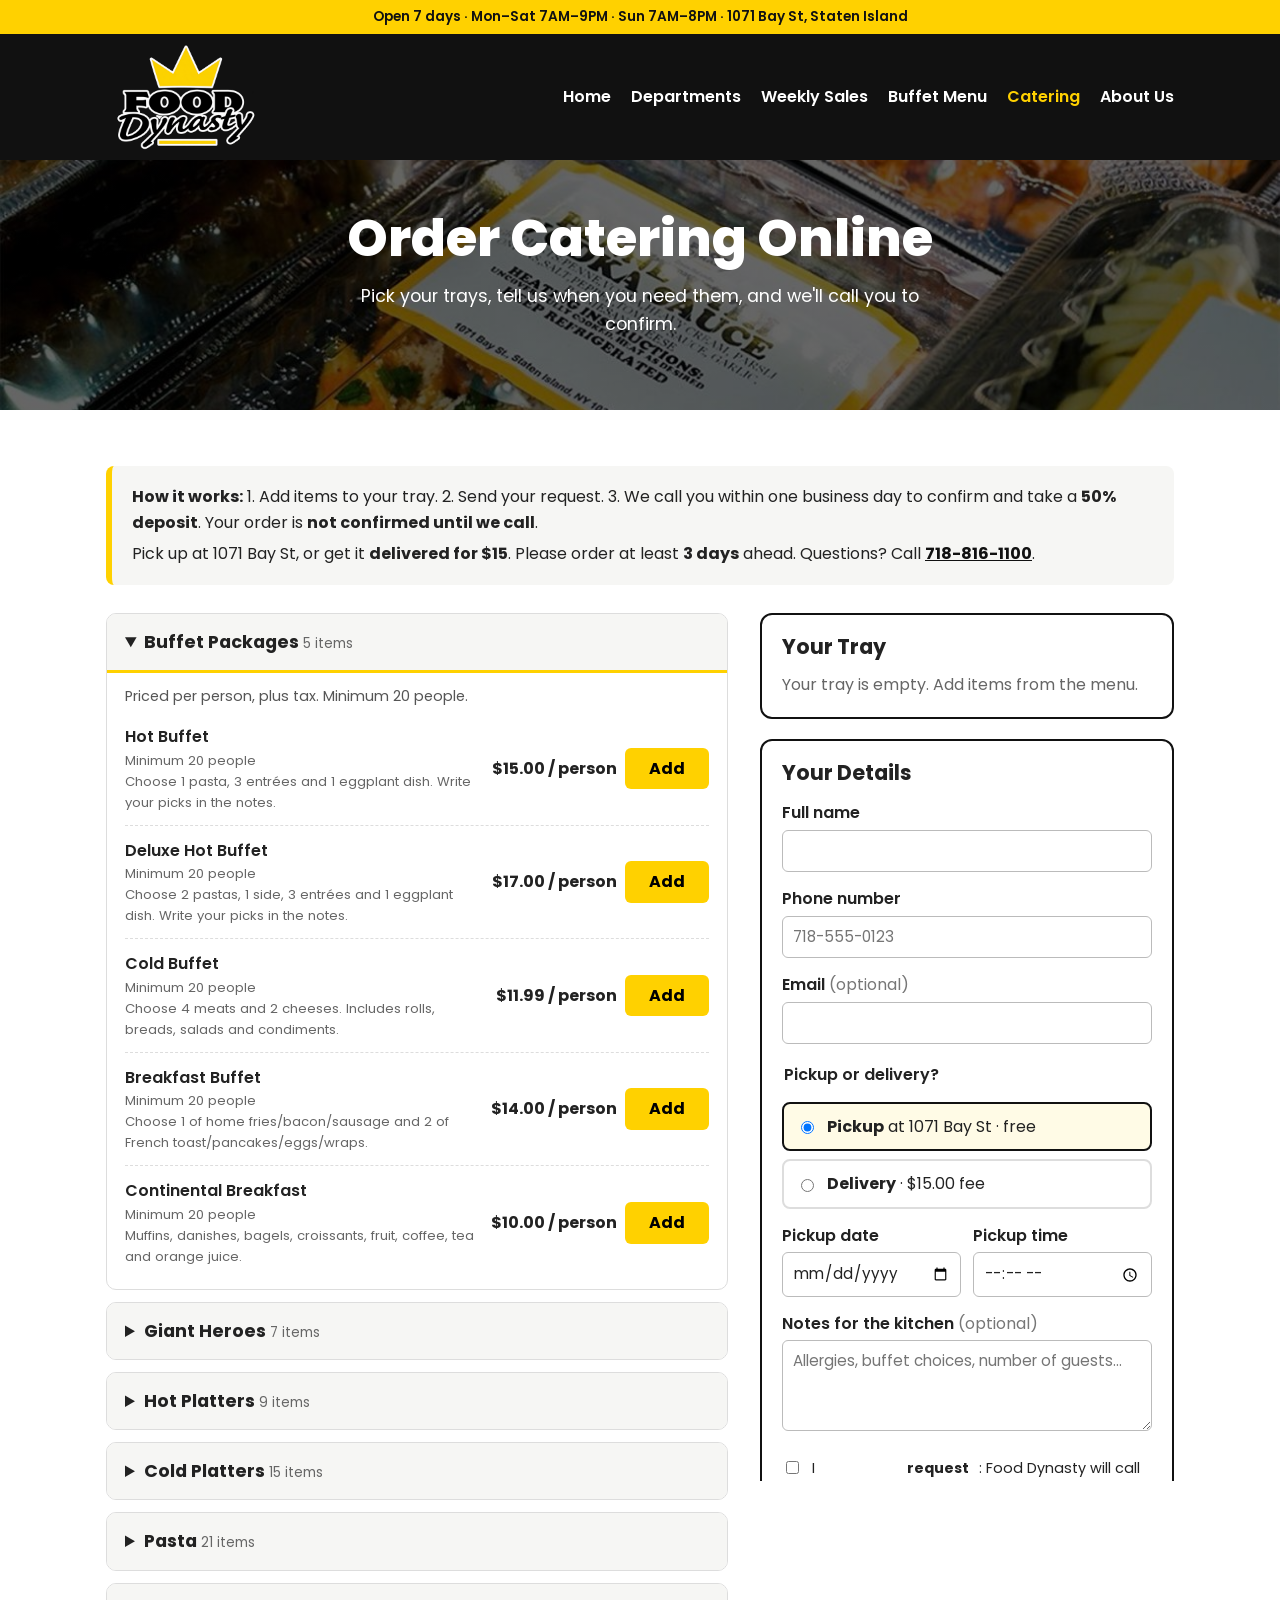
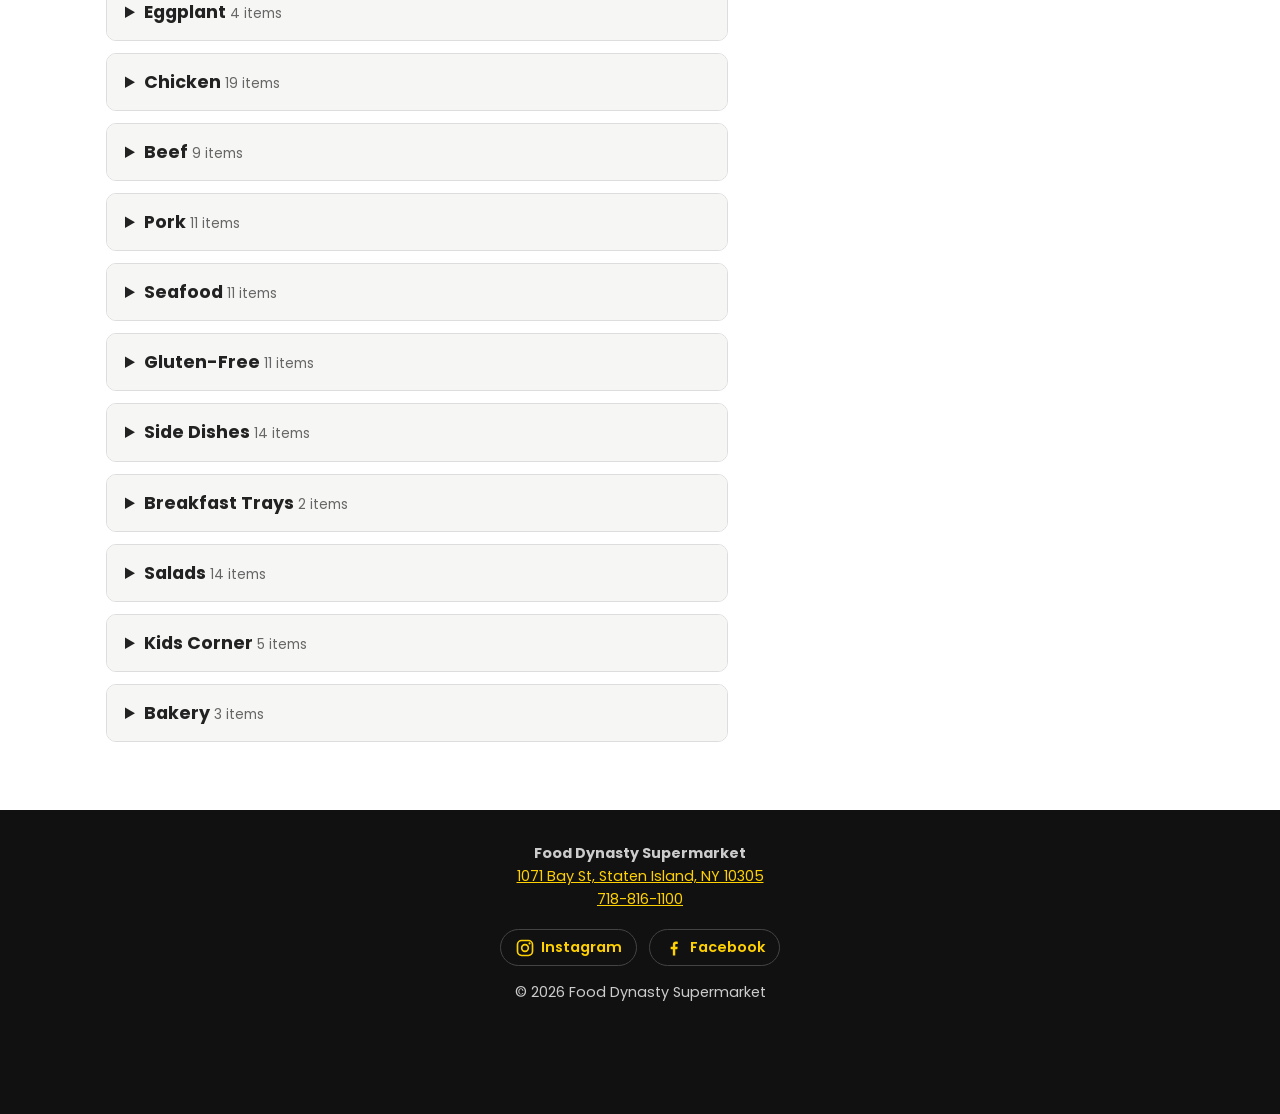
<file: order.html>
<!DOCTYPE html>
<html lang="en">

<head>
  <meta charset="UTF-8">
  <meta name="viewport" content="width=device-width, initial-scale=1.0">
  <title>Order Catering Online | Food Dynasty Supermarket, Staten Island</title>
  <meta name="description" content="Send a catering order request to Food Dynasty Supermarket in Staten Island. Pick trays, platters and heroes online, and we'll call to confirm.">
  <link rel="icon" type="image/png" sizes="32x32" href="images/favicon-32.png">
  <link rel="icon" type="image/png" sizes="192x192" href="images/favicon-192.png">
  <link rel="apple-touch-icon" href="images/apple-touch-icon.png">
  <!-- Link previews when the page is shared (texts, Facebook, WhatsApp...) -->
  <meta property="og:type" content="website">
  <meta property="og:site_name" content="Food Dynasty Supermarket">
  <meta property="og:title" content="Order Catering Online | Food Dynasty Supermarket, Staten Island">
  <meta property="og:description" content="Send a catering order request to Food Dynasty Supermarket in Staten Island. Pick trays, platters and heroes online, and we'll call to confirm.">
  <meta property="og:url" content="https://fooddynastymarket.com/order">
  <meta property="og:image" content="https://fooddynastymarket.com/images/share-preview.jpg">
  <meta property="og:image:width" content="1200">
  <meta property="og:image:height" content="630">
  <meta property="og:image:alt" content="Food Dynasty Supermarket logo">
  <meta name="twitter:card" content="summary_large_image">
  <link rel="preconnect" href="https://fonts.googleapis.com">
  <link rel="preconnect" href="https://fonts.gstatic.com" crossorigin>
  <link rel="stylesheet" href="https://fonts.googleapis.com/css2?family=Poppins:wght@400;600;700;800&display=swap">
  <link rel="stylesheet" href="css/styles.css?v=20261116j">
  <script src="js/animate.js?v=20261116j" defer></script>
  <script src="js/flyers.js?v=20261116j" defer></script>
  <script src="js/catering-menu.js?v=20261116j" defer></script>
  <script src="js/order.js?v=20261116j" defer></script>
</head>

<!-- has-tray-bar: adds room at the bottom so the phone "View tray" bar never covers the footer -->
<body class="has-tray-bar">

  <div class="top-bar">
    Open 7 days · Mon–Sat 7AM–9PM · Sun 7AM–8PM · 1071 Bay St, Staten Island
  </div>

  <header class="site-header">
    <div class="container">
      <a href="index.html">
        <img class="logo" src="images/logo.png" alt="Food Dynasty home">
      </a>
      <nav class="main-nav" aria-label="Main menu">
        <ul>
          <li><a href="index.html">Home</a></li>
          <li><a href="departments.html">Departments</a></li>
          <li><a href="sales.html">Weekly Sales</a></li>
          <li><a href="buffet.html">Buffet Menu</a></li>
          <li><a href="catering.html" aria-current="page">Catering</a></li>
          <li><a href="about.html">About Us</a></li>
        </ul>
      </nav>
    </div>
  </header>

  <main>

    <section class="hero hero-catering hero-short">
      <div class="container">
        <h1>Order Catering Online</h1>
        <p>Pick your trays, tell us when you need them, and we'll call you to confirm.</p>
      </div>
    </section>

    <div class="test-banner" id="test-banner" hidden>
      <strong>TEST MODE:</strong> orders on this page are not sent anywhere yet.
    </div>

    <section class="section">
      <div class="container">

        <div class="how-it-works">
          <p><strong>How it works:</strong> 1. Add items to your tray. 2. Send your request. 3. We call you within one business day to confirm and take a <strong>50% deposit</strong>. Your order is <strong>not confirmed until we call</strong>.</p>
          <p>Pick up at 1071 Bay St, or get it <strong>delivered for $15</strong>. Please order at least <strong>3 days</strong> ahead. Questions? Call <a href="tel:+17188161100">718-816-1100</a>.</p>
        </div>

        <!-- Two columns on computers: menu on the left, tray + form on the right -->
        <div class="order-layout">

          <!-- Menu (built by js/order.js) -->
          <div class="order-menu" id="order-menu" aria-label="Catering menu">
            <noscript>
              <p>Online ordering needs JavaScript turned on. You can also call us at 718-816-1100.</p>
            </noscript>
          </div>

          <!-- Tray and customer form -->
          <aside class="order-side" id="your-order" aria-labelledby="tray-title">
            <div class="tray">
              <h2 id="tray-title">Your Tray</h2>

              <div id="tray-lines" aria-live="polite"></div>

              <!-- Totals (filled by js/order.js) -->
              <div class="tray-totals" id="tray-totals" hidden>
                <p class="tray-small"><span>Subtotal</span> <span id="tray-subtotal">$0.00</span></p>
                <p class="tray-small" id="tray-delivery-row" hidden><span>Delivery fee</span> <span id="tray-delivery">$0.00</span></p>
                <p class="tray-small"><span>NYC sales tax (<span id="tray-tax-rate">8.875%</span>)</span> <span id="tray-tax">$0.00</span></p>
                <p class="tray-grand"><span>Estimated total</span> <strong id="tray-total">$0.00</strong></p>
                <p class="tray-small"><span>50% deposit when we confirm</span> <span id="tray-deposit">$0.00</span></p>
                <p class="tray-small">Final price confirmed by phone.</p>
              </div>
            </div>

            <form class="order-form" id="order-form" novalidate>
              <h2>Your Details</h2>

              <label for="f-name">Full name</label>
              <input id="f-name" name="name" type="text" autocomplete="name" required>

              <label for="f-phone">Phone number</label>
              <input id="f-phone" name="phone" type="tel" autocomplete="tel" placeholder="718-555-0123" required>

              <label for="f-email">Email <span class="optional">(optional)</span></label>
              <input id="f-email" name="email" type="email" autocomplete="email">

              <fieldset class="choice-group">
                <legend>Pickup or delivery?</legend>
                <label class="choice">
                  <input type="radio" name="fulfillment" id="f-pickup" value="pickup" checked>
                  <span><strong>Pickup</strong> at 1071 Bay St · free</span>
                </label>
                <label class="choice">
                  <input type="radio" name="fulfillment" id="f-delivery" value="delivery">
                  <span><strong>Delivery</strong> · $15.00 fee</span>
                </label>
              </fieldset>

              <!-- Only shown when "Delivery" is picked (order.js removes "hidden") -->
              <div class="delivery-fields" id="delivery-fields" hidden>
                <label for="f-address">Street address</label>
                <input id="f-address" name="address" type="text" autocomplete="address-line1" placeholder="123 Main St">

                <label for="f-apt">Apt, floor or business name <span class="optional">(optional)</span></label>
                <input id="f-apt" name="apt" type="text" autocomplete="address-line2">

                <div class="form-row">
                  <div>
                    <label for="f-city">City</label>
                    <input id="f-city" name="city" type="text" autocomplete="address-level2" value="Staten Island">
                  </div>
                  <div>
                    <label for="f-zip">ZIP code</label>
                    <input id="f-zip" name="zip" type="text" autocomplete="postal-code" inputmode="numeric" maxlength="5" placeholder="10305">
                  </div>
                </div>
                <!-- TODO: ask the store which areas they deliver to, and say so here -->
                <p class="field-note">A $15.00 delivery fee is added to your total. We'll confirm your address and delivery area when we call.</p>
              </div>

              <div class="form-row">
                <div>
                  <label for="f-date"><span class="when-word">Pickup</span> date</label>
                  <!-- order.js sets the earliest allowed date to 3 days from today -->
                  <input id="f-date" name="pickup_date" type="date" required>
                </div>
                <div>
                  <label for="f-time"><span class="when-word">Pickup</span> time</label>
                  <input id="f-time" name="pickup_time" type="time" min="08:00" max="19:00" step="900" required>
                </div>
              </div>

              <label for="f-notes">Notes for the kitchen <span class="optional">(optional)</span></label>
              <textarea id="f-notes" name="notes" rows="3" placeholder="Allergies, buffet choices, number of guests..."></textarea>

              <!-- Honeypot -->
              <div class="honeypot" aria-hidden="true">
                <label for="f-website">Leave this empty</label>
                <input id="f-website" name="website" type="text" tabindex="-1" autocomplete="off">
              </div>

              <label class="check">
                <input id="f-agree" type="checkbox" required>
                I understand this is a <strong>request</strong>: Food Dynasty will call me to confirm, and a 50% deposit is required.
              </label>

              <p class="form-error" id="form-error" role="alert" hidden></p>

              <button class="button button-dark button-full" type="submit" id="submit-btn">Send Order Request</button>
            </form>

            <!-- Shown after sending; order.js fills it in. Also the only part that prints. -->
            <div class="order-done" id="order-done" hidden tabindex="-1">
              <h2>Request sent!</h2>
              <p id="done-message"></p>
              <pre class="order-summary" id="order-summary"></pre>
              <button class="button button-dark" type="button" id="print-btn">Print this order</button>
              <button class="button" type="button" id="new-order-btn">Start a new order</button>
            </div>
          </aside>

        </div>
      </div>
    </section>

  </main>

  <!-- Sticky bar on phones: shows the tray total and jumps down to the tray -->
  <a class="tray-bar" id="tray-bar" href="#your-order" hidden>
    <span id="tray-bar-count">0 items</span>
    <span>View tray · <strong id="tray-bar-total">$0.00</strong></span>
  </a>

  <footer class="site-footer">
    <div class="container">
      <address>
        <strong>Food Dynasty Supermarket</strong><br>
        <a href="https://maps.app.goo.gl/Aq28j9NJWY8t7ovy7">1071 Bay St, Staten Island, NY 10305</a><br>
        <a href="tel:+17188161100">718-816-1100</a>
      </address>
      <p class="social">
        <a href="https://www.instagram.com/fooddynasty_statenisland/" target="_blank" rel="noopener">
          <svg viewBox="0 0 24 24" width="20" height="20" aria-hidden="true"><rect x="3" y="3" width="18" height="18" rx="5" fill="none" stroke="currentColor" stroke-width="2"/><circle cx="12" cy="12" r="4" fill="none" stroke="currentColor" stroke-width="2"/><circle cx="17.5" cy="6.5" r="1.3" fill="currentColor"/></svg>
          Instagram
        </a>
        <a href="https://www.facebook.com/profile.php?id=61573029486640" target="_blank" rel="noopener">
          <svg viewBox="0 0 24 24" width="20" height="20" aria-hidden="true"><path fill="currentColor" d="M13.5 21v-7.5h2.5l.4-3h-2.9V8.6c0-.9.3-1.5 1.5-1.5h1.5V4.4c-.3 0-1.2-.1-2.2-.1-2.2 0-3.7 1.3-3.7 3.8v2.4H8v3h2.6V21h2.9z"/></svg>
          Facebook
        </a>
      </p>
      <p>&copy; 2026 Food Dynasty Supermarket</p>
    </div>
  </footer>

</body>
</html>
</file>
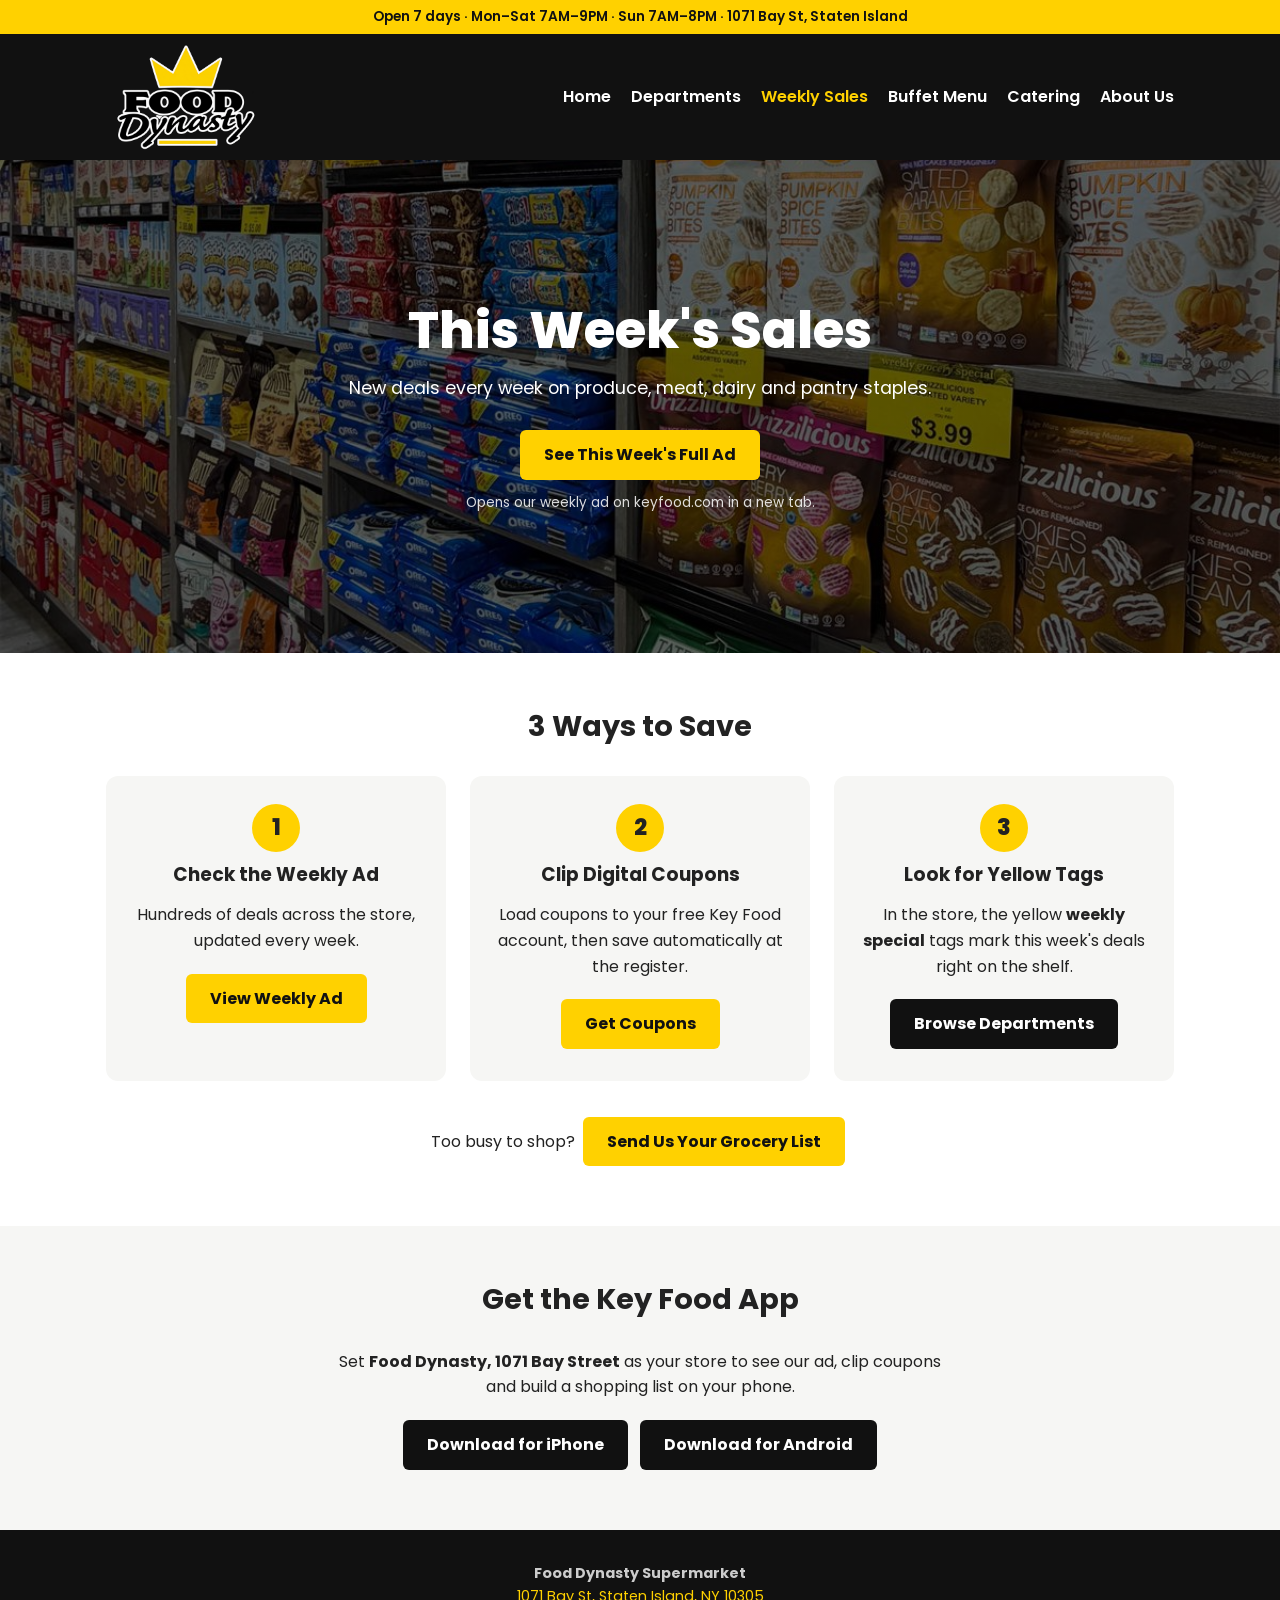
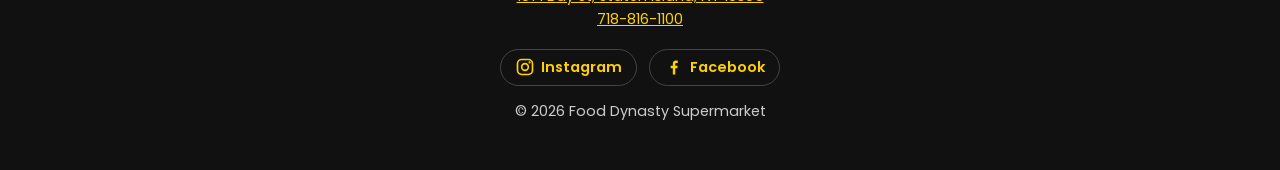
<file: sales.html>
<!DOCTYPE html>
<html lang="en">

<head>
  <meta charset="UTF-8">
  <meta name="viewport" content="width=device-width, initial-scale=1.0">
  <title>Weekly Sales | Food Dynasty Supermarket, Staten Island</title>
  <meta name="description" content="This week's deals at Food Dynasty Supermarket in Staten Island: see the weekly ad, clip digital coupons and save on groceries, meat and produce.">
  <link rel="icon" type="image/png" sizes="32x32" href="images/favicon-32.png">
  <link rel="icon" type="image/png" sizes="192x192" href="images/favicon-192.png">
  <link rel="apple-touch-icon" href="images/apple-touch-icon.png">
  <!-- Link previews when the page is shared (texts, Facebook, WhatsApp...) -->
  <meta property="og:type" content="website">
  <meta property="og:site_name" content="Food Dynasty Supermarket">
  <meta property="og:title" content="Weekly Sales | Food Dynasty Supermarket, Staten Island">
  <meta property="og:description" content="This week's deals at Food Dynasty Supermarket in Staten Island: see the weekly ad, clip digital coupons and save on groceries, meat and produce.">
  <meta property="og:url" content="https://fooddynastymarket.com/sales">
  <meta property="og:image" content="https://fooddynastymarket.com/images/share-preview.jpg">
  <meta property="og:image:width" content="1200">
  <meta property="og:image:height" content="630">
  <meta property="og:image:alt" content="Food Dynasty Supermarket logo">
  <meta name="twitter:card" content="summary_large_image">
  <link rel="preconnect" href="https://fonts.googleapis.com">
  <link rel="preconnect" href="https://fonts.gstatic.com" crossorigin>
  <link rel="stylesheet" href="https://fonts.googleapis.com/css2?family=Poppins:wght@400;600;700;800&display=swap">
  <link rel="stylesheet" href="css/styles.css?v=20261116j">
  <script src="js/animate.js?v=20261116j" defer></script>
  <script src="js/flyers.js?v=20261116j" defer></script>
</head>

<body>

  <div class="top-bar">
    Open 7 days · Mon–Sat 7AM–9PM · Sun 7AM–8PM · 1071 Bay St, Staten Island
  </div>

  <header class="site-header">
    <div class="container">
      <a href="index.html">
        <img class="logo" src="images/logo.png" alt="Food Dynasty home">
      </a>
      <nav class="main-nav" aria-label="Main menu">
        <ul>
          <li><a href="index.html">Home</a></li>
          <li><a href="departments.html">Departments</a></li>
          <li><a href="sales.html" aria-current="page">Weekly Sales</a></li>
          <li><a href="buffet.html">Buffet Menu</a></li>
          <li><a href="catering.html">Catering</a></li>
          <li><a href="about.html">About Us</a></li>
        </ul>
      </nav>
    </div>
  </header>

  <main>

    <section class="hero hero-sales">
      <div class="container">
        <h1>This Week's Sales</h1>
        <p>New deals every week on produce, meat, dairy and pantry staples.</p>
        <a class="button" href="https://www.keyfood.com/stores/2697/flyers" target="_blank" rel="noopener">See This Week's Full Ad</a>
        <p class="hero-small">Opens our weekly ad on keyfood.com in a new tab.</p>
      </div>
    </section>

    <section class="section section-alt flyer-section" id="weekly-flyer" hidden></section>

    <!-- 3 ways to save -->
    <section class="section">
      <div class="container">
        <h2>3 Ways to Save</h2>
        <div class="grid-3">

          <article class="save-card">
            <span class="save-number">1</span>
            <h3>Check the Weekly Ad</h3>
            <p>Hundreds of deals across the store, updated every week.</p>
            <a class="button" href="https://www.keyfood.com/stores/2697/flyers" target="_blank" rel="noopener">View Weekly Ad</a>
          </article>

          <article class="save-card">
            <span class="save-number">2</span>
            <h3>Clip Digital Coupons</h3>
            <p>Load coupons to your free Key Food account, then save automatically at the register.</p>
            <a class="button" href="https://www.keyfood.com/coupons" target="_blank" rel="noopener">Get Coupons</a>
          </article>

          <article class="save-card">
            <span class="save-number">3</span>
            <h3>Look for Yellow Tags</h3>
            <p>In the store, the yellow <strong>weekly special</strong> tags mark this week's deals right on the shelf.</p>
            <a class="button button-dark" href="departments.html">Browse Departments</a>
          </article>

        </div>

        <p class="center-button">
          Too busy to shop? <a class="button" href="grocery.html">Send Us Your Grocery List</a>
        </p>
      </div>
    </section>

    <!-- ================= TOP DEALS (turned off) =================
         This section is "commented out" so it doesn't show on the page.
         To use it: remove the comment marks around it, then each week replace the
         items and prices with 4 deals from the new ad. Only turn it on if someone
         will update it EVERY week; old prices on the site are worse than none.

    <section class="section section-alt">
      <div class="container">
        <h2>Top Deals This Week</h2>
        <p class="menu-note">Valid Fri Nov 13 – Thu Nov 19</p>
        <div class="card-grid">
          <article class="deal-card">
            <p class="deal-price">$6.99<span>/lb</span></p>
            <h3>Beef Chuck for Stew</h3>
          </article>
          ...3 more deal-cards...
        </div>
      </div>
    </section>
    -->

    <!-- App -->
    <section class="section section-alt">
      <div class="container app-section">
        <h2>Get the Key Food App</h2>
        <p>Set <strong>Food Dynasty, 1071 Bay Street</strong> as your store to see our ad, clip coupons and build a shopping list on your phone.</p>
        <a class="button button-dark" href="https://apps.apple.com/us/app/id6752782530" target="_blank" rel="noopener">Download for iPhone</a>
        <a class="button button-dark" href="https://play.google.com/store/apps/details?id=com.keyfood.keyfoodfamily" target="_blank" rel="noopener">Download for Android</a>
      </div>
    </section>

  </main>

  <footer class="site-footer">
    <div class="container">
      <address>
        <strong>Food Dynasty Supermarket</strong><br>
        <a href="https://maps.app.goo.gl/Aq28j9NJWY8t7ovy7">1071 Bay St, Staten Island, NY 10305</a><br>
        <a href="tel:+17188161100">718-816-1100</a>
      </address>
      <p class="social">
        <a href="https://www.instagram.com/fooddynasty_statenisland/" target="_blank" rel="noopener">
          <svg viewBox="0 0 24 24" width="20" height="20" aria-hidden="true"><rect x="3" y="3" width="18" height="18" rx="5" fill="none" stroke="currentColor" stroke-width="2"/><circle cx="12" cy="12" r="4" fill="none" stroke="currentColor" stroke-width="2"/><circle cx="17.5" cy="6.5" r="1.3" fill="currentColor"/></svg>
          Instagram
        </a>
        <a href="https://www.facebook.com/profile.php?id=61573029486640" target="_blank" rel="noopener">
          <svg viewBox="0 0 24 24" width="20" height="20" aria-hidden="true"><path fill="currentColor" d="M13.5 21v-7.5h2.5l.4-3h-2.9V8.6c0-.9.3-1.5 1.5-1.5h1.5V4.4c-.3 0-1.2-.1-2.2-.1-2.2 0-3.7 1.3-3.7 3.8v2.4H8v3h2.6V21h2.9z"/></svg>
          Facebook
        </a>
      </p>
      <p>&copy; 2026 Food Dynasty Supermarket</p>
    </div>
  </footer>

</body>
</html>
</file>
<file: css/styles.css>
/**
 * Food Dynasty website styles. Mobile-first: base rules target phones,
 * section 12 adds tablet and desktop layouts.
 */
/* ============ 1. VARIABLES ============ */
:root {
  --yellow: #ffd100;      /* brand yellow (logo crown) */
  --yellow-dark: #e6bc00; /* slightly darker, for hover effects */
  --black: #111111;
  --gray-light: #f6f6f4;  /* soft background for alternating sections */
  --text: #222222;
  --max-width: 1100px;    /* content never gets wider than this on big screens */
}

/* ============ 2. BASE STYLES ============ */

* {
  box-sizing: border-box;
}

body {
  margin: 0;
  font-family: "Poppins", Arial, sans-serif;  /* Poppins first; Arial if it fails to load */
  color: var(--text);
  background: white;
  line-height: 1.6;  /* space between lines of text: easier to read */
}

img {
  max-width: 100%;
  height: auto;
  display: block;
}

h1, h2, h3 {
  line-height: 1.2;
}

[hidden] {
  display: none !important;
}

.container {
  max-width: var(--max-width);
  margin: 0 auto;
  padding: 0 16px;
}

/* ============ 3. TOP INFO BAR ============ */
.top-bar {
  background: var(--yellow);
  color: var(--black);
  font-size: 0.85rem;
  font-weight: 600;
  text-align: center;
  padding: 6px 16px;
}

/* ============ 4. HEADER & NAVIGATION ============ */
.site-header {
  background: var(--black);
}

.site-header .container {
  display: flex;
  justify-content: space-between;
  align-items: center;
  flex-wrap: wrap;
  gap: 8px;
  padding-top: 10px;
  padding-bottom: 10px;
}

.logo {
  width: 120px;
}

.main-nav ul {
  list-style: none;
  margin: 0;
  padding: 0;
  display: flex;
  flex-wrap: wrap;
  gap: 4px 20px;  /* 4px between rows, 20px between links */
}

.main-nav a {
  color: white;
  text-decoration: none;  /* removes the underline */
  font-weight: 600;
  padding: 4px 0;
  border-bottom: 3px solid transparent;  /* invisible line, shown on hover below */
}

.main-nav a:hover,
.main-nav a:focus-visible {
  color: var(--yellow);
  border-bottom-color: var(--yellow);
}

/* Current page (aria-current) */
.main-nav a[aria-current="page"] {
  color: var(--yellow);
}

/* ============ 5. HERO (the big banner) ============ */
.hero {
  background:
    linear-gradient(rgba(0, 0, 0, 0.55), rgba(0, 0, 0, 0.55)),
    url("../images/store-front.jpg") center / cover;
  color: white;
  padding: 80px 0;
  text-align: center;
}

/* Keep a phrase on one line, and a line break that only appears on bigger screens */
.nw {
  white-space: nowrap;
}

.br-wide {
  display: none;
}

.hero .eyebrow {
  color: var(--yellow);
  font-weight: 800;
  font-size: 1.05rem;
  text-transform: uppercase;
  letter-spacing: 0.08em;
  margin: 0 auto 10px;
  /* A soft dark glow behind the letters keeps yellow readable over a bright photo */
  text-shadow: 0 2px 10px rgba(0, 0, 0, 0.5);
}

.hero h1 {
  font-size: 2.2rem;
  font-weight: 800;
  margin: 0 0 12px;
}

.hero p {
  font-size: 1.1rem;
  max-width: 600px;
  margin: 0 auto 24px;
}

/* ============ 6. BUTTONS ============ */
.button {
  display: inline-block;
  background: var(--yellow);
  color: var(--black);
  font-weight: 700;
  text-decoration: none;
  padding: 12px 24px;
  border-radius: 6px;  /* rounded corners */
  margin: 4px;
  transition: background 0.2s;  /* animates the color change on hover */
}

.button:hover,
.button:focus-visible {
  background: var(--yellow-dark);
}

/* A second style: outlined instead of filled. Used together: class="button button-outline" */
.button-outline {
  background: transparent;
  color: white;
  border: 2px solid white;
}

.button-outline:hover,
.button-outline:focus-visible {
  background: white;
  color: var(--black);
}

/* ============ 7. SECTIONS ============ */
.section {
  padding: 56px 0;
}

/* Alternating gray background so sections are easy to tell apart */
.section-alt {
  background: var(--gray-light);
}

.section h2 {
  font-size: 1.8rem;
  text-align: center;
  margin: 0 0 32px;
}

/* ============ 8. STORE HOURS ============ */
.hours {
  max-width: 420px;
  margin: 0 auto;
  background: white;
  border-top: 6px solid var(--yellow);
  border-radius: 8px;
  padding: 16px 24px;
  box-shadow: 0 2px 10px rgba(0, 0, 0, 0.08);  /* soft shadow: x y blur color */
}

.hours p {
  display: flex;
  justify-content: space-between;  /* day on the left, time on the right */
  margin: 8px 0;
}

/* ============ 8b. PAYMENT METHODS ============ */
.pay-title {
  text-align: center;
  margin: 32px 0 12px;
}

.pay-list {
  list-style: none;
  padding: 0;
  margin: 0;
  display: flex;
  flex-wrap: wrap;
  justify-content: center;
  gap: 8px;
}

.pay-list li {
  background: var(--yellow);
  color: var(--black);
  font-weight: 700;
  font-size: 0.9rem;
  padding: 6px 14px;
  border-radius: 999px;
}

.pay-note {
  text-align: center;
  font-size: 0.85rem;
  color: #666666;
  margin: 10px 0 0;
}

/* Modifiers for the About page, where everything is left-aligned */
.pay-list-left {
  justify-content: flex-start;
}

.pay-note-left {
  text-align: left;
}

/* ============ 9. DEPARTMENT CARDS ============ */
.card-grid {
  display: grid;
  grid-template-columns: 1fr;
  gap: 24px;
}

.card {
  background: white;
  border-radius: 10px;
  overflow: hidden;
  box-shadow: 0 2px 10px rgba(0, 0, 0, 0.08);
}

.card img {
  width: 100%;
  aspect-ratio: 4 / 3;  /* every photo gets the same shape... */
  object-fit: cover;    /* ...cropped to fill it, without stretching */
}

.card h3 {
  margin: 16px 16px 4px;
}

.card p {
  margin: 0 16px 16px;
}

.card a {
  color: var(--black);
  font-weight: 700;
}

/* ============ 10. CATERING BAND ============ */
.catering {
  background: var(--yellow);
  text-align: center;
}

.catering p {
  font-size: 1.1rem;
}

/* On the yellow background a yellow button would disappear, so make it black */
.catering .button {
  background: var(--black);
  color: white;
}

/* ============ 11. FOOTER ============ */
.site-footer {
  background: var(--black);
  color: #cccccc;
  text-align: center;
  padding: 32px 0;
  font-size: 0.9rem;
}

.site-footer address {
  font-style: normal;  /* <address> is italic by default */
}

.site-footer a {
  color: var(--yellow);
}

/* Instagram / Facebook links: icon + word, side by side, wrapping on tiny screens */
.site-footer .social {
  display: flex;
  justify-content: center;
  flex-wrap: wrap;
  gap: 12px;
  margin: 18px 0 8px;
}

.site-footer .social a {
  display: inline-flex;
  align-items: center;
  gap: 6px;
  text-decoration: none;
  font-weight: 600;
  border: 1px solid #444444;
  border-radius: 999px;
  padding: 6px 14px;
}

.site-footer .social a:hover,
.site-footer .social a:focus-visible {
  background: var(--yellow);
  color: var(--black);
}

/* ============ 11b. BUFFET MENU PAGE ============ */

.hero-buffet {
  background:
    linear-gradient(rgba(0, 0, 0, 0.55), rgba(0, 0, 0, 0.55)),
    url("../images/hot-food-2.jpg") center / cover;
  background-size: 180%;
}

.menu-note {
  text-align: center;
  max-width: 600px;
  margin: 0 auto 32px;
}

.menu-note a {
  color: var(--black);
  font-weight: 700;
  white-space: nowrap;
}

/* Each category box. Similar to .card, but with no photo and a yellow label on top. */
.menu-card {
  background: white;
  border: 2px solid var(--black);
  border-radius: 10px;
  padding: 0 0 16px;
  overflow: hidden;
}

.section .menu-card h2 {
  background: var(--yellow);
  font-size: 1.2rem;
  text-transform: uppercase;  /* displays as capitals without retyping the text */
  margin: 0 0 12px;
  padding: 10px;
}

.menu-card ul {
  list-style: none;
  margin: 0;
  padding: 0 16px;
  text-align: center;
}

.menu-card li {
  padding: 6px 0;
  border-bottom: 1px solid #eeeeee;  /* thin divider between dishes */
}

.menu-card li:last-child {
  border-bottom: none;
}

/* ============ 11c. CATERING PAGE ============ */

.hero-catering {
  background:
    linear-gradient(rgba(0, 0, 0, 0.6), rgba(0, 0, 0, 0.6)),
    url("../images/hot-food.jpg") center / cover;
  background-size: 180%;
}

/* Smooth scrolling when a jump link like href="#pasta" is clicked */
html {
  scroll-behavior: smooth;
}

/* "How to Order" numbered steps */
.steps {
  max-width: 520px;
  margin: 0 auto;
  padding-left: 24px;
  font-size: 1.05rem;
}

.steps li {
  margin-bottom: 10px;
}

.steps a {
  color: var(--black);
  font-weight: 700;
  white-space: nowrap;
}

.category-nav {
  position: sticky;
  top: 0;
  z-index: 10;
  background: var(--black);
  padding: 10px 0;
}

.category-nav ul {
  list-style: none;
  margin: 0;
  padding: 0;
  display: flex;
  gap: 8px;
  overflow-x: auto;
  white-space: nowrap;
}

.category-nav a {
  display: block;
  color: white;
  text-decoration: none;
  font-weight: 600;
  font-size: 0.9rem;
  padding: 6px 14px;
  border: 1px solid #555555;
  border-radius: 999px;  /* a huge radius makes "pill" shaped buttons */
}

.category-nav a:hover,
.category-nav a:focus-visible {
  background: var(--yellow);
  color: var(--black);
  border-color: var(--yellow);
}

.menu-section,
#packages {
  scroll-margin-top: 60px;
}

@media (min-width: 768px) {
  .menu-section,
  #packages {
    scroll-margin-top: 110px;
  }
}

/* Less space under headings in menu sections, since a price line follows */
.section.menu-section h2 {
  margin-bottom: 8px;
}

/* "Half tray $50 · Full tray $80" line under each category heading */
.price-line {
  text-align: center;
  font-weight: 700;
  background: var(--yellow);
  display: table;       /* shrinks the yellow box to fit the text... */
  margin: 0 auto 28px;  /* ...so "auto" margins can center it */
  padding: 4px 16px;
  border-radius: 999px;
}

/* PACKAGE CARDS (per-person buffets) */
.package-card {
  background: white;
  border-radius: 10px;
  border-top: 6px solid var(--yellow);
  padding: 20px;
  box-shadow: 0 2px 10px rgba(0, 0, 0, 0.08);
}

.package-card h3 {
  margin: 0;
}

.package-card .package-price {
  font-size: 2rem;
  font-weight: 800;
  margin: 4px 0 12px;
}

.package-price span {
  font-size: 0.9rem;
  font-weight: 400;
}

.package-card p {
  font-size: 0.95rem;
}

/* Collapsible menu sections */
.info-box {
  background: white;
  border-radius: 8px;
  padding: 12px 16px;
  margin-top: 16px;
}

.info-box summary {
  font-weight: 700;
  cursor: pointer;  /* hand cursor, so it's obvious you can click it */
}

.section-alt .menu-note {
  margin-top: 24px;
  margin-bottom: 0;
}

/* MENU ITEMS with descriptions: 1 column on phones, 2 on wider screens (section 12) */
.menu-items {
  display: grid;
  grid-template-columns: 1fr;
  gap: 4px 40px;
}

.menu-item {
  padding: 12px 0;
  border-bottom: 1px dashed #cccccc;
}

.menu-item h3 {
  font-size: 1.05rem;
  margin: 0 0 4px;
}

.menu-item p {
  margin: 0;
  font-size: 0.92rem;
  color: #555555;
}

/* Name on the left, price on the right, on the same line */
.menu-item-head {
  display: flex;
  justify-content: space-between;
  align-items: baseline;  /* lines up the bottoms of the text, not the boxes */
  gap: 12px;
}

.price {
  font-weight: 800;
  white-space: nowrap;
}

.tray-list {
  list-style: none;
  margin: 0 auto;
  padding: 0;
  max-width: 800px;
  columns: 1;
}

.tray-list li {
  padding: 8px 0;
  border-bottom: 1px dashed #cccccc;
  break-inside: avoid;  /* never split one dish across two columns */
  font-weight: 600;
}

/* Ordering policies: a plain bulleted list, centered with a max width */
.policy-list {
  max-width: 700px;
  margin: 0 auto;
  padding-left: 20px;
}

.policy-list li {
  margin-bottom: 8px;
}

/* The small grey note after a dish name, like "red or white sauce" */
.tray-list span {
  font-weight: 400;
  font-size: 0.85rem;
  color: #666666;
}

/* ============ 11d. DEPARTMENTS PAGE ============ */

.hero-departments {
  background:
    linear-gradient(rgba(0, 0, 0, 0.55), rgba(0, 0, 0, 0.55)),
    url("../images/store-aisles.jpg") center / cover;
}

/* The 4 photo departments, stacked with space between them */
.dept-list {
  display: grid;
  gap: 32px;
}

.dept-card {
  background: white;
  border-radius: 12px;
  overflow: hidden;
  box-shadow: 0 2px 12px rgba(0, 0, 0, 0.08);
  scroll-margin-top: 16px;
}

.dept-card img {
  width: 100%;
  aspect-ratio: 4 / 3;
  object-fit: cover;
}

.dept-text {
  padding: 20px 24px 24px;
}

.dept-text h3 {
  font-size: 1.5rem;
  margin: 0 0 8px;
}

.dept-text a {
  color: var(--black);
  font-weight: 700;
}

/* Cards without photos: a yellow stripe on the left instead */
.dept-card-simple {
  background: white;
  border-left: 6px solid var(--yellow);
  border-radius: 8px;
  padding: 16px 20px;
  box-shadow: 0 2px 10px rgba(0, 0, 0, 0.06);
}

.dept-card-simple h3 {
  margin: 0 0 6px;
}

.dept-card-simple p {
  margin: 0;
}

/* ============ 11e. WEEKLY SALES PAGE ============ */

.hero-sales {
  background:
    linear-gradient(rgba(0, 0, 0, 0.6), rgba(0, 0, 0, 0.6)),
    url("../images/snacks.jpg") center / cover;
}

/* The small grey-ish line under the hero button */
.hero .hero-small {
  font-size: 0.85rem;
  opacity: 0.85;  /* slightly see-through = softer than the main text */
  margin: 8px auto 0;
}

.grid-3 {
  display: grid;
  grid-template-columns: 1fr;
  gap: 24px;
}

.save-card {
  text-align: center;
  background: var(--gray-light);
  border-radius: 12px;
  padding: 28px 20px;
}

.save-card h3 {
  margin: 12px 0 8px;
}

.save-number {
  display: inline-flex;
  align-items: center;
  justify-content: center;
  width: 48px;
  height: 48px;
  border-radius: 50%;
  background: var(--yellow);
  font-size: 1.4rem;
  font-weight: 800;
}

.icon-circle svg {
  width: 24px;
  height: 24px;
  fill: none;
  stroke: var(--black);
  stroke-width: 2;
  stroke-linecap: round;
  stroke-linejoin: round;
}

/* A black version of the button, for light or yellow backgrounds */
.button-dark {
  background: var(--black);
  color: white;
}

.button-dark:hover,
.button-dark:focus-visible {
  background: #333333;
}

.app-section {
  text-align: center;
  max-width: 640px;
}

.sales-band {
  background: var(--black);
  color: white;
  text-align: center;
}

.sales-band p {
  font-size: 1.1rem;
}

.center-button {
  text-align: center;
  margin: 32px 0 0;
}

/* ============ 11f. ABOUT PAGE ============ */

.split {
  display: grid;
  gap: 32px;
  align-items: center;
}

.section .split-text h2 {
  text-align: left;
  margin-bottom: 16px;
}

.split-text h3 {
  margin: 24px 0 4px;
}

.split-text h3:first-child {
  margin-top: 0;
}

.split-img {
  width: 100%;
  border-radius: 12px;
  aspect-ratio: 4 / 3;
  object-fit: cover;
}

/* The .hours card from the homepage is centered; this modifier lines it up left */
.hours-left {
  margin: 0;
}

.phone-link {
  font-size: 1.3rem;
  font-weight: 700;
  color: var(--black);
}

/* The Google Map iframe */
.map {
  width: 100%;
  height: 360px;
  border: 0;
  border-radius: 12px;
}

/* ============ 11g. ONLINE ORDER PAGE ============ */

.hero.hero-short {
  padding: 48px 0;
}

.test-banner {
  background: #fff3cd;
  border-bottom: 2px solid var(--yellow-dark);
  text-align: center;
  padding: 10px 16px;
}

.how-it-works {
  background: var(--gray-light);
  border-left: 6px solid var(--yellow);
  border-radius: 8px;
  padding: 12px 20px;
  margin-bottom: 28px;
}

.how-it-works p {
  margin: 6px 0;
}

.how-it-works a {
  color: var(--black);
  font-weight: 700;
  white-space: nowrap;
}

/* Phones: menu, then tray + form, stacked. Computers: side by side (section 12). */
.order-layout {
  display: grid;
  gap: 32px;
  align-items: start;
}

/* --- The menu: one <details> box per category --- */
.order-cat {
  border: 1px solid #dddddd;
  border-radius: 10px;
  margin-bottom: 12px;
  background: white;
  overflow: hidden;
}

.order-cat summary {
  cursor: pointer;
  font-weight: 700;
  font-size: 1.1rem;
  padding: 14px 18px;
  background: var(--gray-light);
}

.order-cat[open] summary {
  border-bottom: 3px solid var(--yellow);
}

.order-cat-count {
  font-weight: 400;
  font-size: 0.85rem;
  color: #666666;
}

.order-cat-note {
  margin: 12px 18px 0;
  font-size: 0.9rem;
  color: #555555;
}

.order-items {
  list-style: none;
  margin: 0;
  padding: 4px 18px 10px;
}

.order-item {
  display: flex;
  flex-wrap: wrap;
  justify-content: space-between;
  align-items: center;
  gap: 8px 16px;
  padding: 12px 0;
  border-bottom: 1px dashed #dddddd;
}

.order-item:last-child {
  border-bottom: none;
}

.order-item-info {
  flex: 1 1 200px;  /* grow and shrink, starting at 200px wide */
}

.order-item-name {
  display: block;
  font-weight: 600;
}

.order-item-hint {
  display: block;
  font-size: 0.82rem;
  color: #666666;
}

.order-item-actions {
  display: flex;
  align-items: center;
  gap: 8px;
}

.choice-picks {
  display: grid;
  grid-template-columns: repeat(auto-fill, minmax(190px, 1fr));
  gap: 8px 12px;
  margin-top: 10px;
}

.choice-pick span {
  display: block;
  font-size: 0.8rem;
  font-weight: 700;
}

.choice-pick select {
  width: 100%;
  padding: 7px 8px;
  border: 1px solid #cccccc;
  border-radius: 6px;
  font: inherit;
  font-size: 0.9rem;
  background: white;
}

/* A dropdown that still needs a pick after "Add" was tapped */
.choice-pick select.missing {
  border: 2px solid #c62828;
}

.choice-error {
  grid-column: 1 / -1;   /* spans the whole row of dropdowns */
  margin: 0;
  color: #c62828;
  font-size: 0.85rem;
  font-weight: 600;
}

.tray-line-choices {
  font-size: 0.82rem;
  color: #444444;
  margin-top: 2px;
}

.order-price {
  font-weight: 700;
  white-space: nowrap;
}

.size-select,
.order-form input,
.order-form textarea,
.qty-input,
.line-note {
  font: inherit;  /* form controls don't use the page font by default */
  font-size: 0.95rem;
  padding: 8px 10px;
  border: 1px solid #bbbbbb;
  border-radius: 6px;
  background: white;
  color: var(--text);
}

.add-btn {
  font: inherit;
  font-weight: 700;
  background: var(--yellow);
  border: none;
  border-radius: 6px;
  padding: 8px 16px;
  cursor: pointer;
  min-width: 84px;
}

.add-btn:hover,
.add-btn:focus-visible {
  background: var(--yellow-dark);
}

.add-btn.added {
  background: #2e7d32;
  color: white;
}

/* --- The tray (cart) --- */
.tray,
.order-form,
.order-done {
  background: white;
  border: 2px solid var(--black);
  border-radius: 12px;
  padding: 20px;
  margin-bottom: 20px;
}

.section .tray h2,
.section .order-form h2,
.section .order-done h2 {
  font-size: 1.3rem;
  text-align: left;
  margin: 0 0 12px;
}

.tray-empty {
  color: #666666;
  margin: 0;
}

.tray-line {
  border-bottom: 1px solid #eeeeee;
  padding: 10px 0;
}

.tray-line-top {
  display: flex;
  justify-content: space-between;
  gap: 12px;
  font-weight: 700;
}

.tray-line-size {
  font-size: 0.85rem;
  color: #666666;
}

.tray-line-controls {
  display: flex;
  align-items: center;
  gap: 6px;
  margin: 8px 0;
}

.qty-btn {
  font: inherit;
  font-weight: 700;
  width: 34px;
  height: 34px;
  border: 1px solid #bbbbbb;
  border-radius: 6px;
  background: var(--gray-light);
  cursor: pointer;
}

.qty-input {
  width: 64px;
  text-align: center;
  padding: 6px 4px;
}

.qty-label {
  font-size: 0.85rem;
  color: #666666;
}

.remove-btn {
  margin-left: auto;  /* pushes the button to the far right of the row */
  font: inherit;
  font-size: 0.85rem;
  background: none;
  border: none;
  color: #b00020;
  text-decoration: underline;
  cursor: pointer;
}

.line-note {
  width: 100%;
  font-size: 0.85rem;
}

.tray-totals {
  margin-top: 12px;
}

.tray-totals p {
  display: flex;
  justify-content: space-between;
  margin: 4px 0;
  font-size: 1.1rem;
}

.tray-totals .tray-small {
  font-size: 0.85rem;
  color: #555555;
}

/* The total line: a dividing line above it, so it reads as the "answer" */
.tray-totals .tray-grand {
  border-top: 2px solid var(--black);
  padding-top: 6px;
  margin-top: 6px;
}

/* --- The form --- */
.order-form label {
  display: block;
  font-weight: 600;
  margin: 14px 0 4px;
}

.order-form input,
.order-form textarea {
  width: 100%;
}

.optional {
  font-weight: 400;
  color: #777777;
}

.form-row {
  display: grid;
  grid-template-columns: 1fr 1fr;
  gap: 12px;
}

/* The checkbox line: box and text side by side */
.order-form .check {
  display: flex;
  gap: 10px;
  align-items: flex-start;
  font-weight: 400;
  font-size: 0.9rem;
  margin-top: 18px;
}

.order-form .check input {
  width: auto;
  margin-top: 4px;
}

/* Pickup / Delivery choice: two big tappable boxes */
.choice-group {
  border: none;
  padding: 0;
  margin: 18px 0 0;
}

.choice-group legend {
  font-weight: 600;
  margin-bottom: 6px;
}

.order-form .choice {
  display: flex;
  align-items: center;
  gap: 10px;
  font-weight: 400;
  border: 2px solid #dddddd;
  border-radius: 8px;
  padding: 10px 12px;
  margin: 8px 0 0;
  cursor: pointer;
}

.order-form .choice input {
  width: auto;
}

/* Highlight the selected option */
.order-form .choice:has(input:checked) {
  border-color: var(--black);
  background: #fffbe6;
}

.delivery-fields {
  background: var(--gray-light);
  border-radius: 8px;
  padding: 2px 14px 12px;
  margin-top: 10px;
}

.field-note {
  font-size: 0.85rem;
  color: #555555;
  margin: 10px 0 0;
}

/* Red outline on a field with a problem (set by JavaScript with aria-invalid) */
.order-form [aria-invalid="true"] {
  border-color: #b00020;
  outline: 2px solid #b00020;
}

.form-error {
  background: #fdecea;
  color: #b00020;
  border-radius: 6px;
  padding: 10px 12px;
  margin: 14px 0 0;
  font-weight: 600;
}

/* Moves the honeypot far off-screen: invisible to people, still "there" for bots */
.honeypot {
  position: absolute;
  left: -9999px;
}

.button-full {
  display: block;
  width: 100%;
  margin: 18px 0 0;
  border: none;
  font: inherit;
  font-weight: 700;
  cursor: pointer;
}

.button-full:disabled {
  opacity: 0.6;
  cursor: wait;
}

/* --- Confirmation --- */
.order-summary {
  white-space: pre-wrap;  /* keep the line breaks, but wrap long lines */
  font-family: "Courier New", monospace;
  font-size: 0.85rem;
  background: var(--gray-light);
  border-radius: 8px;
  padding: 14px;
  overflow-x: auto;
}

.order-done .button {
  border: none;
  font: inherit;
  font-weight: 700;
  cursor: pointer;
}

/* --- Phone "View tray" bar, stuck to the bottom of the screen --- */
.tray-bar {
  position: fixed;
  left: 12px;
  right: 12px;
  bottom: 12px;
  z-index: 20;
  display: flex;
  justify-content: space-between;
  align-items: center;
  background: var(--black);
  color: white;
  text-decoration: none;
  font-weight: 600;
  padding: 14px 18px;
  border-radius: 999px;
  box-shadow: 0 4px 16px rgba(0, 0, 0, 0.3);
}

.tray-bar strong {
  color: var(--yellow);
}

.has-tray-bar .site-footer {
  padding-bottom: 96px;
}

/* --- PRINTING: only the order summary is printed (for the kitchen) --- */
@media print {
  .top-bar, .site-header, .hero, .test-banner, .how-it-works, .order-menu,
  .tray, .order-form, .tray-bar, .site-footer, .order-done .button {
    display: none !important;
  }

  .order-layout {
    display: block;
  }

  .order-done {
    border: none;
    padding: 0;
  }

  .order-summary {
    background: none;
    font-size: 11pt;
  }
}

/* ============ 11g-2. GROCERY LIST PAGE ============ */

/* Numbered "how it works" steps, in a soft box */
.list-steps {
  max-width: 640px;
  margin: 0 auto 28px;
  padding: 16px 20px 16px 40px;
  background: var(--gray-light);
  border-left: 6px solid var(--yellow);
  border-radius: 8px;
}

.list-steps li {
  margin: 4px 0;
}

/* The form is a single centered column on this page */
.grocery-form,
.grocery-done {
  max-width: 640px;
  margin: 0 auto;
}

.section .grocery-form h2 {
  margin-top: 18px;
}

.grocery-form select {
  width: 100%;
  font: inherit;
  font-size: 0.95rem;
  padding: 8px 10px;
  border: 1px solid #bbbbbb;
  border-radius: 6px;
  background: white;
}

.grocery-form .field-note a {
  color: var(--black);
  font-weight: 700;
}

/* ============ 11h. STORE PERKS ============ */

/* Two-column grid (stacked on phones; 2 columns from 600px, see section 12) */
.grid-2 {
  display: grid;
  grid-template-columns: 1fr;
  gap: 24px;
  max-width: 820px;
  margin: 0 auto;
}

.perk-list {
  list-style: none;
  padding: 0;
  margin: 8px 0 0;
}

.perk-list li {
  padding: 4px 0;
  font-weight: 600;
}

/* ============ 11i. SMOOTH ANIMATIONS ============ */

.button,
.card,
.save-card,
.dept-card,
.dept-card-simple,
.menu-card,
.package-card {
  transition: transform 0.25s ease, box-shadow 0.25s ease, background 0.2s;
}

.button:hover {
  transform: translateY(-2px);   /* moves up 2px */
  box-shadow: 0 6px 14px rgba(0, 0, 0, 0.15);
}

.card:hover,
.save-card:hover,
.package-card:hover {
  transform: translateY(-4px);
  box-shadow: 0 10px 24px rgba(0, 0, 0, 0.12);
}

/* Starting point: invisible and 24px lower */
.reveal {
  opacity: 0;
  transform: translateY(24px);
  transition: opacity 0.6s ease, transform 0.6s ease;
}

/* End point: fully visible, in place */
.reveal.is-visible {
  opacity: 1;
  transform: none;
}

@view-transition {
  navigation: auto;
}

.top-bar {
  view-transition-name: top-bar;
}

.site-header {
  view-transition-name: site-header;
}

::view-transition-old(root) {
  animation: page-fade-out 0.2s ease both;
}

::view-transition-new(root) {
  animation: page-fade-in 0.35s ease both;
}

@keyframes page-fade-out {
  to {
    opacity: 0;
  }
}

@keyframes page-fade-in {
  from {
    opacity: 0;
    transform: translateY(14px);
  }
}

@supports not (view-transition-name: none) {
  main {
    animation: page-fade-in 0.35s ease both;
  }
}

@media (prefers-reduced-motion: reduce) {
  html {
    scroll-behavior: auto;
  }

  .reveal {
    opacity: 1;
    transform: none;
    transition: none;
  }

  .button:hover,
  .card:hover,
  .save-card:hover,
  .package-card:hover {
    transform: none;
  }

  /* No page-to-page animation either */
  ::view-transition-group(*),
  ::view-transition-old(*),
  ::view-transition-new(*) {
    animation: none !important;
  }

  main {
    animation: none !important;
  }
}

/* ============ 11j. HOLIDAY MENUS + UPLOADED FLYERS ============ */
[data-theme] {
  --hol-dark: #111111;
  --hol-main: #333333;
  --hol-accent: var(--yellow);
  --hol-soft: var(--gray-light);
  --hol-icon: "★";
}

[data-theme="thanksgiving"] {
  --hol-dark: #4a1a0e;   /* roasted brown */
  --hol-main: #8f3418;   /* cranberry rust, like the printed ad */
  --hol-accent: #f2a93b; /* pumpkin gold */
  --hol-soft: #fdf3e7;
  --hol-icon: "🍂";
}

[data-theme="christmas"] {
  --hol-dark: #0c3324;
  --hol-main: #14532d;
  --hol-accent: #f6c344;
  --hol-soft: #f1f8f2;
  --hol-icon: "❄";
}

[data-theme="easter"] {
  --hol-dark: #3d2a6b;
  --hol-main: #6d4bb3;
  --hol-accent: #ffd86b;
  --hol-soft: #f7f2fc;
  --hol-icon: "🌷";
}

[data-theme="summer"] {
  --hol-dark: #10285e;
  --hol-main: #1f4fae;
  --hol-accent: var(--yellow);
  --hol-soft: #eef4fc;
  --hol-icon: "☀";
}

/* The holiday link in the menu (added by js/flyers.js while a holiday menu is up) */
.main-nav a.nav-holiday {
  color: #f2a93b;
}

.main-nav a.nav-holiday[aria-current="page"] {
  color: var(--yellow);
}

/* --- Holiday page hero: the holiday's colors instead of the store photo --- */
.holiday-hero {
  position: relative;
  overflow: hidden;   /* the falling decorations stay inside the banner */
  background:
    radial-gradient(circle at 50% 0%, rgba(255, 255, 255, 0.12), transparent 60%),
    linear-gradient(160deg, var(--hol-main), var(--hol-dark));
}

.holiday-hero .container {
  position: relative;   /* sits on top of the decorations */
}

.holiday-hero .eyebrow {
  color: var(--hol-accent);
}

.holiday-hero .button {
  background: var(--hol-accent);
}

.holiday-hero .button:hover,
.holiday-hero .button:focus-visible {
  background: white;
}

.holiday-hero .button-outline {
  background: transparent;
}

.holiday-loading #holiday-title {
  visibility: hidden;
}

/* --- Falling decorations: 7 icons drifting down, each at its own spot and speed --- */
.holiday-decor span {
  position: absolute;
  top: -40px;
  font-size: 1.6rem;
  opacity: 0.55;
  animation: holiday-fall 14s linear infinite;
}

.holiday-decor span::before {
  content: var(--hol-icon);
}

.holiday-decor span:nth-child(1) { left: 4%;  animation-delay: 0s;   font-size: 1.3rem; }
.holiday-decor span:nth-child(2) { left: 18%; animation-delay: -6s;  animation-duration: 17s; }
.holiday-decor span:nth-child(3) { left: 32%; animation-delay: -11s; font-size: 1.1rem; }
.holiday-decor span:nth-child(4) { left: 68%; animation-delay: -3s;  animation-duration: 16s; }
.holiday-decor span:nth-child(5) { left: 80%; animation-delay: -9s;  font-size: 2rem; }
.holiday-decor span:nth-child(6) { left: 92%; animation-delay: -1s;  animation-duration: 19s; }
.holiday-decor span:nth-child(7) { left: 55%; animation-delay: -13s; font-size: 1.2rem; }

@keyframes holiday-fall {
  0%   { transform: translate(0, 0) rotate(0deg); }
  25%  { transform: translate(24px, 120px) rotate(60deg); }
  50%  { transform: translate(-12px, 240px) rotate(140deg); }
  75%  { transform: translate(20px, 360px) rotate(220deg); }
  100% { transform: translate(0, 520px) rotate(300deg); }
}

/* Visitors who turned on "Reduce motion": no falling, just a few still icons */
@media (prefers-reduced-motion: reduce) {
  .holiday-decor span {
    animation: none;
    top: 20px;
  }
}

/* The holiday page uses the soft holiday color behind the menu */
.holiday-body #holiday-page {
  background: var(--hol-soft);
}

.holiday-body .save-number {
  background: var(--hol-accent);
}

.holiday-none {
  text-align: center;
  max-width: 640px;
}

/* --- Flyer pages (holiday menu and weekly ad): big pictures, one under the other --- */
.flyer-pages {
  display: grid;
  gap: 20px;
  max-width: 900px;
  margin: 0 auto;
}

.flyer-page {
  display: block;
  background: white;
  border-radius: 10px;
  overflow: hidden;
  box-shadow: 0 6px 24px rgba(0, 0, 0, 0.12);
  transition: transform 0.2s, box-shadow 0.2s;
}

.flyer-page:hover,
.flyer-page:focus-visible {
  transform: translateY(-3px);
  box-shadow: 0 10px 30px rgba(0, 0, 0, 0.18);
}

.flyer-page img {
  display: block;
  width: 100%;
}

.flyer-dates {
  text-align: center;
  font-weight: 700;
  margin: -16px 0 24px;
}

.flyer-hint {
  text-align: center;
  color: #666666;
  font-size: 0.9rem;
  margin: 16px 0 0;
}

/* --- Homepage "This Week's Deals": the headline offers staff type in the app --- */
/* 1 card per row on phones, 2 side by side on bigger screens (section 12) */
.headline-deals {
  list-style: none;
  margin: 0 auto 24px;
  padding: 0;
  max-width: 900px;
  display: grid;
  gap: 14px;
}

/* Each deal: a white card on the black band */
.deal-card {
  display: flex;
  align-items: stretch;
  background: white;
  color: var(--black);
  border-radius: 12px;
  overflow: hidden;   /* keeps the yellow tag inside the rounded corners */
  text-align: left;
  box-shadow: 0 8px 24px rgba(0, 0, 0, 0.35);
}

.deal-pictures {
  align-items: center;
}

.deal-picture {
  display: block;
  border-radius: 12px;
  overflow: hidden;
  box-shadow: 0 10px 28px rgba(0, 0, 0, 0.45);
  transition: transform 0.2s;
}

.deal-picture:hover,
.deal-picture:focus-visible {
  transform: translateY(-4px);
}

.deal-picture img {
  display: block;
  width: 100%;
}

/* The big yellow FREE tag on the left, like a sale sticker on the shelf */
.deal-badge {
  display: flex;
  align-items: center;
  justify-content: center;
  flex-shrink: 0;
  background: var(--yellow);
  padding: 0 18px;
  font-size: 1.6rem;
  font-weight: 800;
  letter-spacing: 0.04em;
}

.deal-text {
  display: flex;
  align-items: center;
  padding: 16px 18px;
  font-size: 1.1rem;
  font-weight: 700;
  line-height: 1.3;
}

.holiday-feature {
  position: relative;
  overflow: hidden;   /* the falling decorations stay inside */
  color: white;
  padding: 48px 0;
  background:
    radial-gradient(circle at 20% 0%, rgba(255, 255, 255, 0.12), transparent 55%),
    linear-gradient(150deg, var(--hol-main), var(--hol-dark));
}

.holiday-feature-inner {
  position: relative;   /* on top of the decorations */
  display: grid;
  gap: 32px;
  align-items: center;
}

.holiday-feature-text {
  text-align: center;
}

.holiday-feature .eyebrow {
  color: var(--hol-accent);
  font-weight: 800;
  text-transform: uppercase;
  letter-spacing: 0.08em;
  margin: 0 0 6px;
}

.holiday-feature h2 {
  font-size: 2.2rem;
  font-weight: 800;
  line-height: 1.1;
  margin: 0 0 16px;
}

/* The note ("Order by Monday, Nov 23"): the same outlined box as on the holiday page */
.holiday-feature .holiday-note,
.holiday-hero .holiday-note {
  display: inline-block;
  max-width: 560px;
  background: rgba(0, 0, 0, 0.28);
  border: 2px solid var(--hol-accent);
  border-radius: 10px;
  padding: 10px 18px;
  font-weight: 700;
  margin: 0 0 18px;
}

/* The dinners and their prices, like a small menu board */
.holiday-prices {
  list-style: none;
  margin: 0 auto 22px;
  padding: 0;
  max-width: 420px;
  text-align: left;
}

.holiday-prices li {
  display: flex;
  justify-content: space-between;
  gap: 16px;
  padding: 10px 2px;
  border-bottom: 1px dashed rgba(255, 255, 255, 0.35);
  font-size: 1.1rem;
  font-weight: 600;
}

.holiday-prices strong {
  color: var(--hol-accent);
  font-size: 1.35rem;
  font-weight: 800;
}

.holiday-feature .button {
  background: var(--hol-accent);
}

.holiday-feature .button:hover,
.holiday-feature .button:focus-visible {
  background: white;
}

.holiday-feature .button-outline {
  background: transparent;
}

/* The menu picture, tilted a little like a flyer on a table; straightens on hover */
.holiday-feature-flyer {
  display: block;
  max-width: 280px;
  margin: 0 auto;
  transform: rotate(2deg);
  transition: transform 0.25s;
}

.holiday-feature-flyer img {
  display: block;
  width: 100%;
  border-radius: 8px;
  border: 6px solid white;
  box-shadow: 0 18px 40px rgba(0, 0, 0, 0.45);
}

.holiday-feature-flyer:hover,
.holiday-feature-flyer:focus-visible {
  transform: rotate(0deg) scale(1.02);
}

/* ============ 12. BIGGER SCREENS ============ */
@media (min-width: 600px) {
  .card-grid {
    grid-template-columns: repeat(2, 1fr);  /* same as "1fr 1fr" */
  }

  .grid-3 {
    grid-template-columns: repeat(2, 1fr);
  }

  .grid-2 {
    grid-template-columns: repeat(2, 1fr);
  }
}

@media (min-width: 1000px) {
  .card-grid {
    grid-template-columns: repeat(4, 1fr);
  }

  .grid-3 {
    grid-template-columns: repeat(3, 1fr);
  }

  .card-grid.five {
    grid-template-columns: repeat(5, 1fr);
  }

  /* Order page: menu (wider) | tray + form (narrower) */
  .order-layout {
    grid-template-columns: 3fr 2fr;
  }

  /* The tray column follows you down the page while you scroll the menu */
  .order-side {
    position: sticky;
    top: 16px;
    max-height: calc(100vh - 32px);  /* never taller than the screen... */
    overflow-y: auto;                 /* ...scroll inside it if it is */
  }

  /* No need for the phone bar when the tray is always visible */
  .tray-bar {
    display: none !important;
  }
}

@media (min-width: 768px) {
  .logo {
    width: 160px;
  }

  .hero {
    padding: 140px 0;
  }

  .hero h1 {
    font-size: 3.2rem;
  }

  .hero .eyebrow {
    font-size: 2rem;
    letter-spacing: 0.1em;
  }

  .br-wide {
    display: inline;
  }

  .hero-buffet,
  .hero-catering {
    background-size: cover;  /* undo the phone zoom from sections 11b and 11c */
  }

  .menu-items {
    grid-template-columns: repeat(2, 1fr);
  }

  .tray-list {
    columns: 2;
    column-gap: 40px;
  }

  /* About page: text | photo (or map) in two equal columns */
  .split {
    grid-template-columns: 1fr 1fr;
    gap: 48px;
  }

  .map {
    height: 100%;
    min-height: 420px;
  }

  .dept-card {
    display: grid;
    grid-template-columns: 1fr 1fr;
    align-items: center;
  }

  .dept-card img {
    height: 100%;  /* fill the full height of the card */
  }

  .dept-card.reverse img {
    order: 2;
  }

  .dept-text {
    padding: 32px 40px;
  }

  /* On bigger screens all the jump links fit, so let them wrap and center */
  .category-nav ul {
    flex-wrap: wrap;
    justify-content: center;
  }
}

/* Holiday feature on the homepage (11j): text on the left, menu picture on the right */
@media (min-width: 768px) {
  .holiday-feature {
    padding: 64px 0;
  }

  .holiday-feature-inner {
    grid-template-columns: 1.15fr 0.85fr;
    gap: 48px;
  }

  .holiday-feature-text {
    text-align: left;
  }

  .holiday-feature h2 {
    font-size: 2.8rem;
  }

  .holiday-prices {
    margin-left: 0;
  }

  .holiday-feature-flyer {
    max-width: 380px;
  }
}

/* Homepage weekly deals (11j): two cards side by side when there's room */
@media (min-width: 768px) {
  .headline-deals {
    grid-template-columns: repeat(auto-fit, minmax(320px, 1fr));
  }
}
</file>
